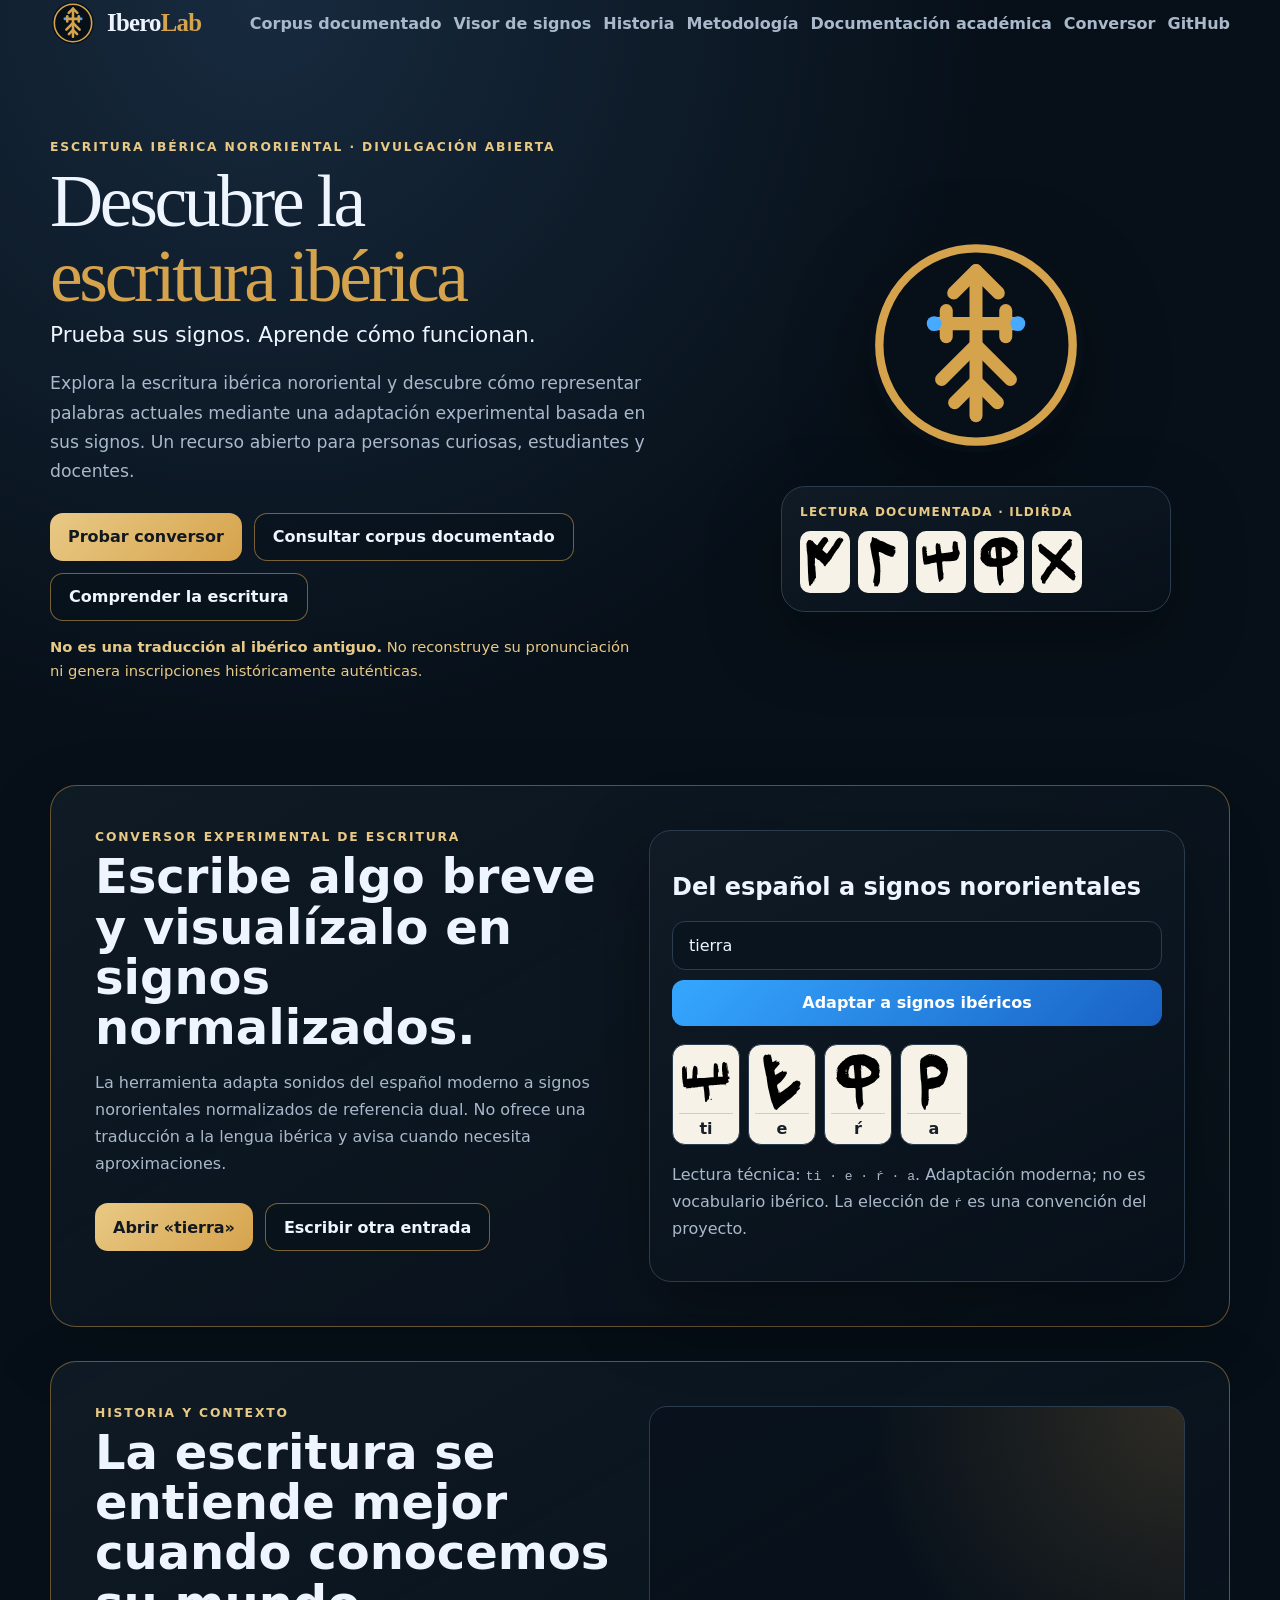
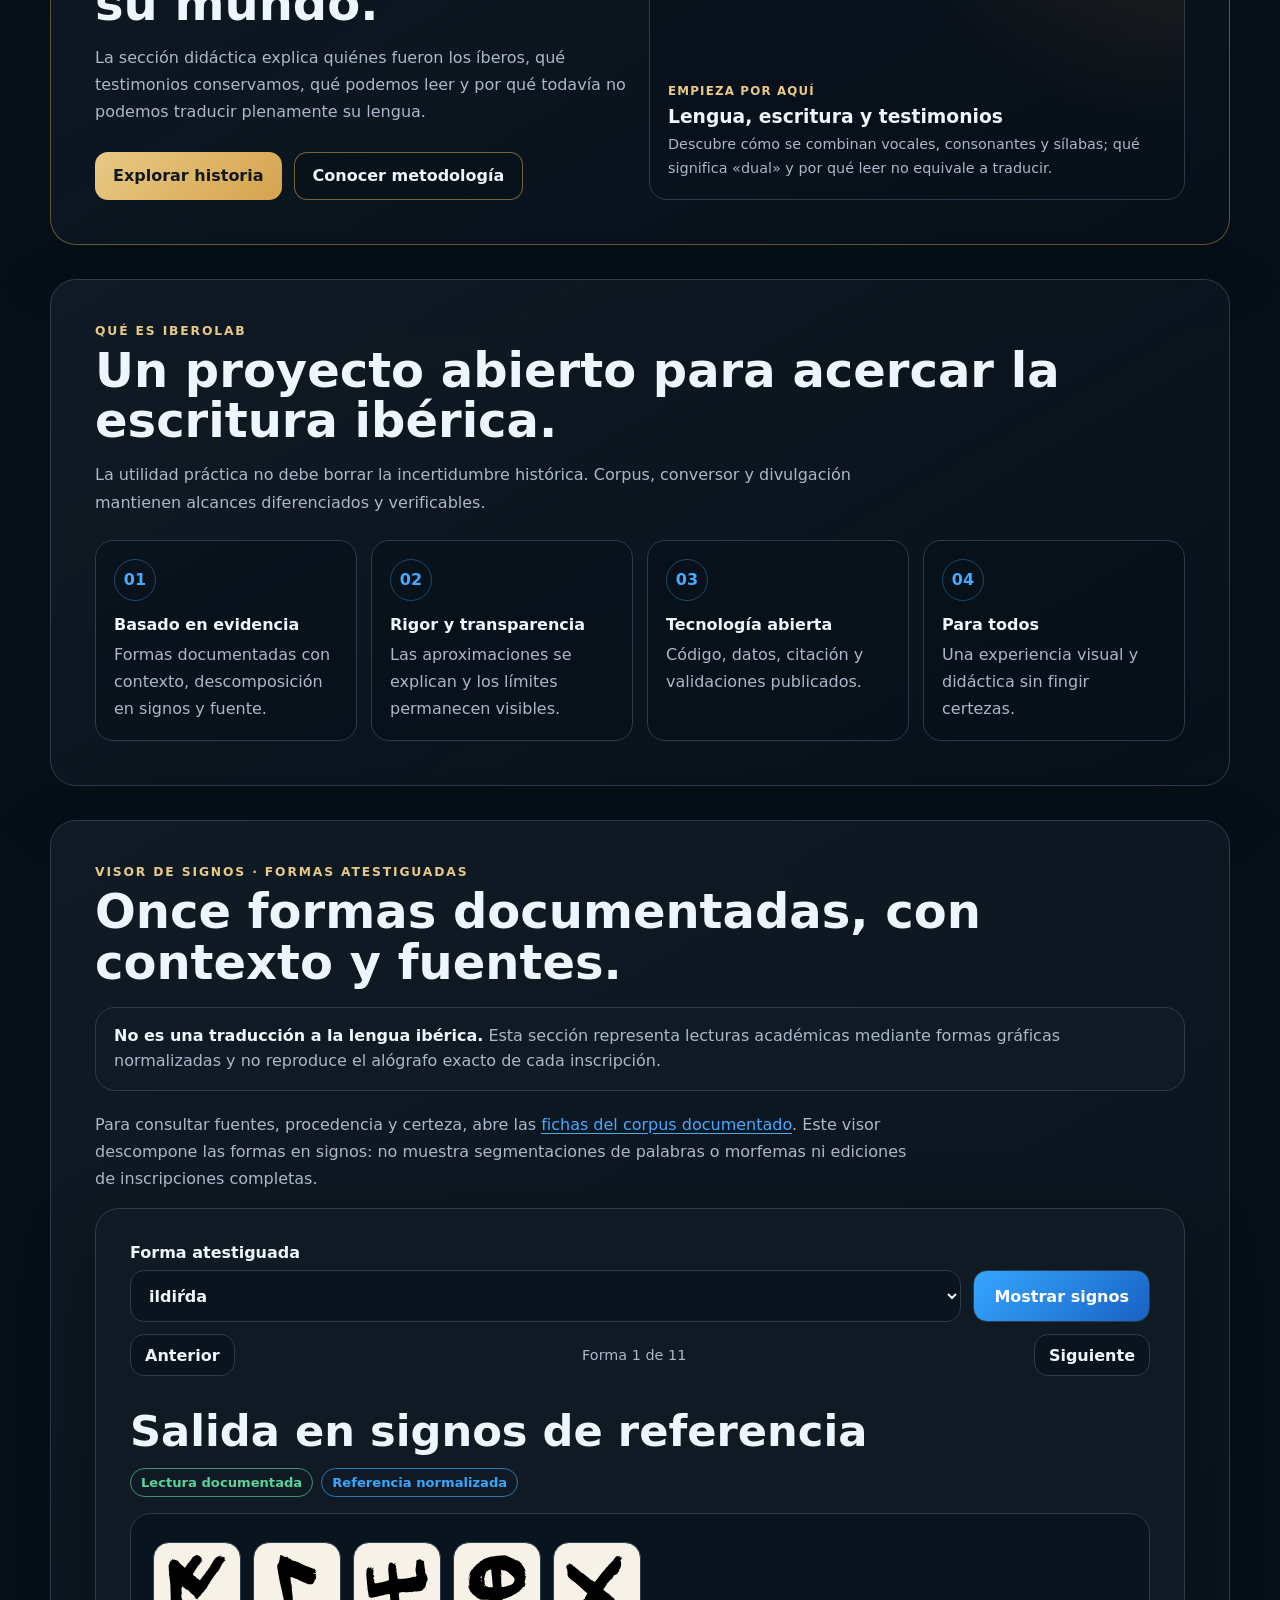
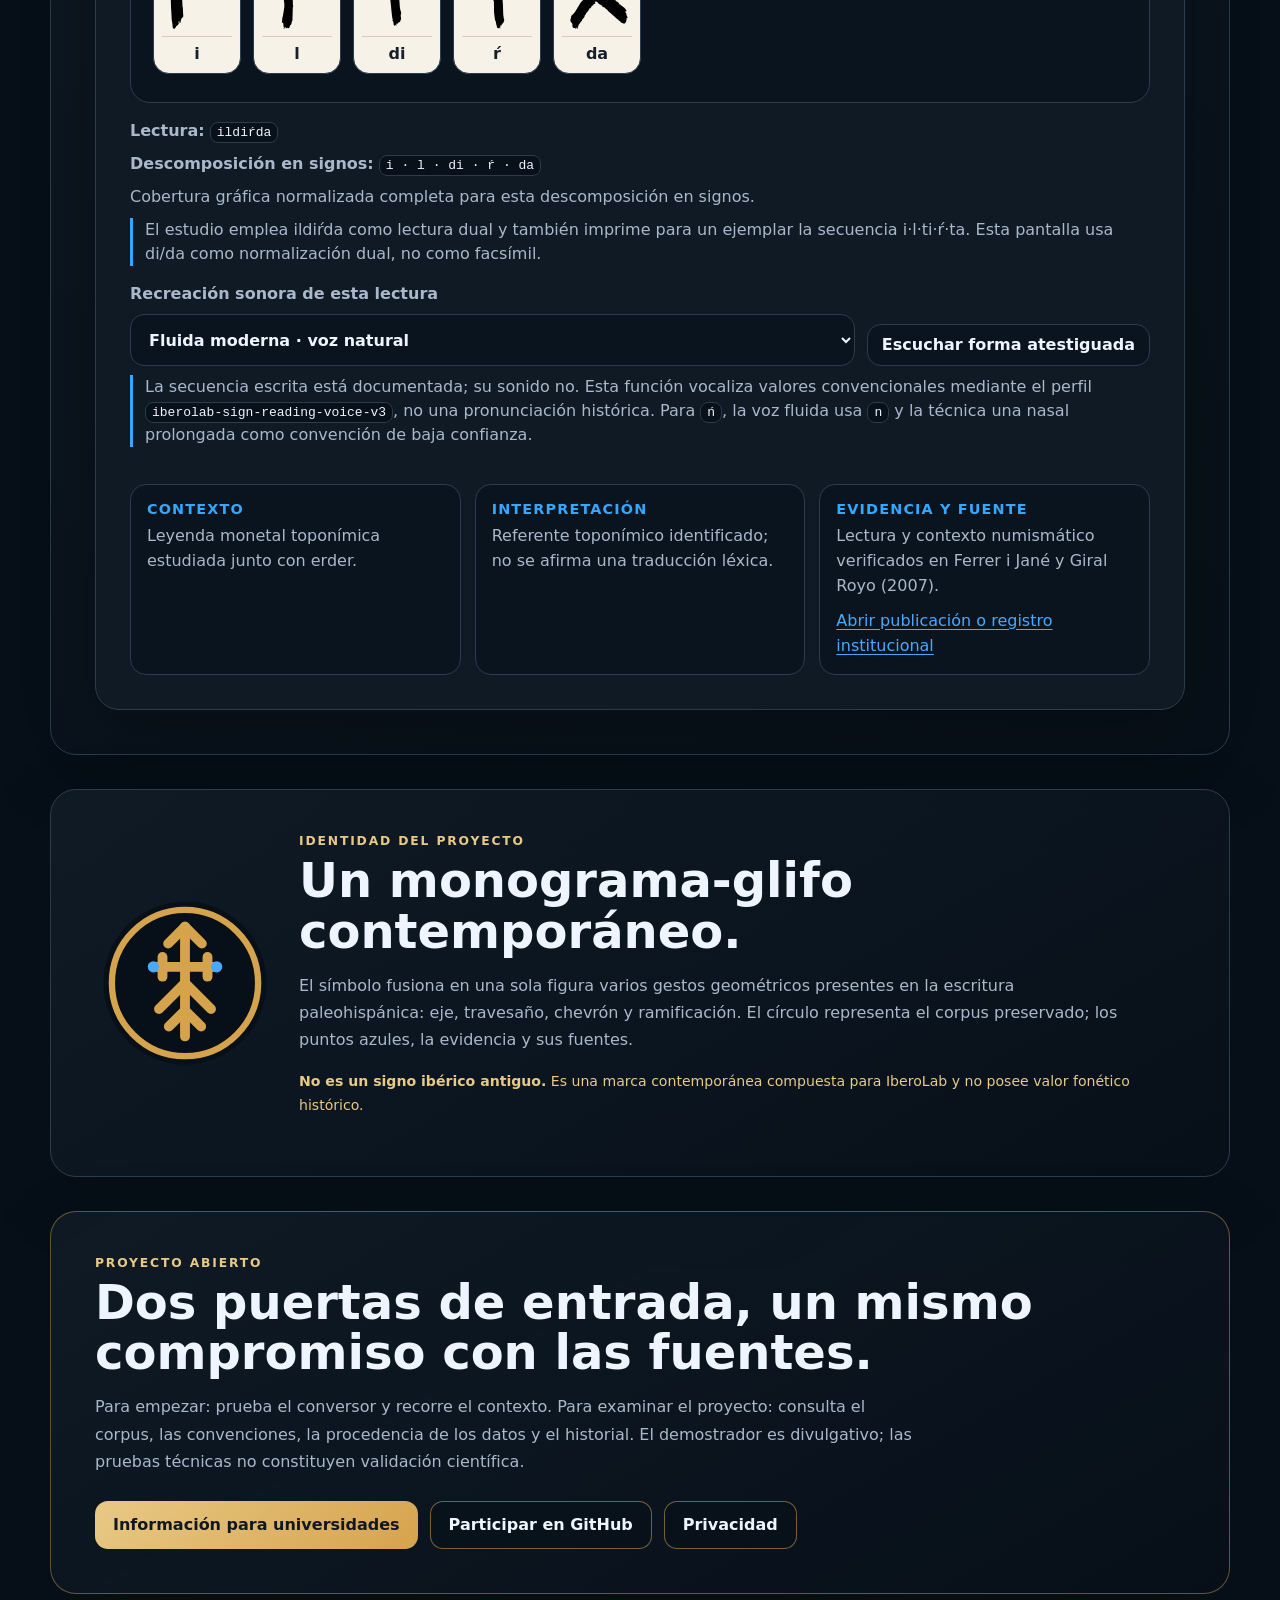
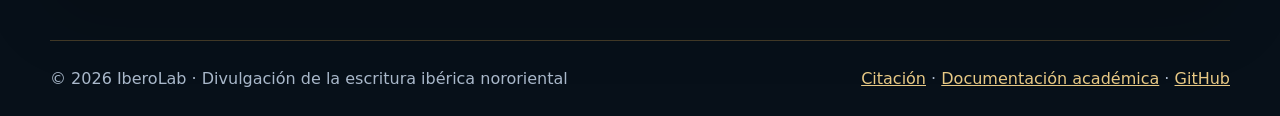
<file: docs/index.html>
<!doctype html><html lang="es"><head><meta charset="utf-8"/><meta name="viewport" content="width=device-width,initial-scale=1,viewport-fit=cover"/><meta name="color-scheme" content="dark"/><meta name="description" content="Descubre la escritura ibérica nororiental: representa palabras españolas con signos normalizados, explora el contexto y consulta las fuentes. No es traducción."/><link rel="canonical" href="https://iberolab-es.github.io/IberoLab/"/><link rel="icon" href="assets/brand/iberolab-mark.svg" type="image/svg+xml"/><link rel="manifest" href="site.webmanifest"/><meta name="theme-color" content="#10253a"/><meta property="og:type" content="website"/><meta property="og:title" content="IberoLab · Descubre la escritura ibérica"/><meta property="og:description" content="Corpus documentado, adaptación experimental y divulgación abierta sobre escritura ibérica."/><meta property="og:url" content="https://iberolab-es.github.io/IberoLab/"/><meta property="og:image" content="https://iberolab-es.github.io/IberoLab/assets/brand/iberolab-social-card.png"/><meta name="twitter:card" content="summary_large_image"/><meta name="twitter:image" content="https://iberolab-es.github.io/IberoLab/assets/brand/iberolab-social-card.png"/><title>IberoLab — Descubre la escritura ibérica</title><link rel="stylesheet" href="public-site.css"/><style>:root{color-scheme:dark;--bg:#071019;--panel:#101b26;--panel2:#0a141e;--line:#2b3c4f;--text:#eef5ff;--muted:#a9b8ca;--accent:#35a7ff;--ok:#59d39b;--warn:#f4c86a;font-family:Inter,ui-sans-serif,system-ui,-apple-system,BlinkMacSystemFont,"Segoe UI",sans-serif}*{box-sizing:border-box}body{margin:0;min-height:100vh;background:radial-gradient(circle at 20% 0,#172a3e 0,var(--bg) 46rem);color:var(--text)}.site-topbar{display:flex;align-items:center;justify-content:space-between;gap:18px;flex-wrap:wrap}.site-brand{display:inline-flex;align-items:center;gap:11px;color:var(--text);text-decoration:none;font-size:1.1rem;font-weight:900}.site-brand img{width:46px;height:46px}.site-brand-name{font-family:Georgia,"Times New Roman",serif;font-size:1.55rem;letter-spacing:-.03em}.site-brand-name span{color:var(--brand-gold)}.site-nav{display:flex;flex-wrap:wrap;gap:12px}.site-nav a{color:var(--muted);text-decoration:none;font-weight:750}.site-nav a:hover{color:var(--text)}.corpus-panel{border:1px solid var(--line);background:rgba(16,27,38,.94);border-radius:24px;padding:clamp(18px,4vw,34px);box-shadow:0 22px 70px rgba(0,0,0,.28)}.corpus-notice{padding:16px 18px;margin:20px 0;border:1px solid var(--line);border-radius:20px;background:rgba(16,27,38,.9);color:var(--muted);line-height:1.55}.corpus-notice strong{color:var(--text)}.controls{display:grid;grid-template-columns:1fr auto;gap:12px;align-items:end}label{display:block;font-weight:800;margin-bottom:8px}button,select{min-height:52px;border-radius:14px;border:1px solid var(--line);font:inherit;font-weight:750}select{width:100%;background:var(--panel2);color:var(--text);padding:0 14px}button{padding:0 20px;background:linear-gradient(135deg,var(--accent),#1962c4);color:#fff;cursor:pointer}button.secondary{min-height:42px;background:var(--panel2);color:var(--text);padding:0 14px}.nav-row{margin-top:12px;display:flex;align-items:center;justify-content:space-between;gap:12px}.position{color:var(--muted);font-size:.9rem;text-align:center}.result-head{display:flex;flex-wrap:wrap;align-items:baseline;justify-content:space-between;gap:12px;margin-top:30px}.result-head h2{margin:0;font-size:clamp(1.6rem, 5vw, 2.7rem)}.badges{display:flex;flex-wrap:wrap;gap:8px}.badge{border:1px solid rgba(89,211,155,.65);color:var(--ok);border-radius:999px;padding:6px 10px;font-size:.82rem;font-weight:850}.badge.reference{border-color:rgba(53,167,255,.65);color:var(--accent)}#glyphOutput{min-height:190px;margin-top:16px;border:1px solid var(--line);border-radius:20px;background:var(--panel2);padding:22px;display:flex;flex-wrap:wrap;gap:12px;align-items:center}.sign-card{width:88px;min-height:132px;border:1px solid var(--line);border-radius:16px;background:#f7f2e7;color:#17202a;display:grid;grid-template-rows:82px auto;place-items:center;padding:8px;overflow:hidden}.sign-card img{display:block;width:62px;height:74px;object-fit:contain}.sign-token{width:100%;text-align:center;border-top:1px solid #d6cdbf;padding-top:7px;font-weight:850}.glyph-fallback{display:none;width:60px;height:70px;border:2px dashed #7a6650;border-radius:10px;place-items:center;text-align:center;white-space:pre-line;font-weight:900;font-size:.74rem;padding:4px}.sign-card.failed img{display:none}.sign-card.failed .glyph-fallback,.sign-card.pending .glyph-fallback{display:grid}.technical{margin-top:16px;display:grid;gap:9px;color:var(--muted);line-height:1.5}.technical code{color:var(--text);background:#08111a;border:1px solid var(--line);border-radius:8px;padding:2px 6px}.warning{color:var(--warn);font-weight:750}.transcription-note{border-left:3px solid var(--accent);padding-left:12px}.details{margin-top:28px;display:grid;grid-template-columns:repeat(3,minmax(0,1fr));gap:14px}.detail{border:1px solid var(--line);border-radius:16px;padding:16px;background:rgba(7,16,25,.55)}.detail h3{margin:0 0 7px;font-size:.9rem;color:var(--accent);text-transform:uppercase;letter-spacing:.08em}.detail p{margin:0;color:var(--muted);line-height:1.55}.detail p+p{margin-top:10px}.detail a{color:var(--accent)}.sample-converter{border:1px solid var(--line);border-radius:22px;padding:22px;background:linear-gradient(155deg,rgba(16,27,38,.98),rgba(7,16,25,.95));box-shadow:0 26px 80px rgba(0,0,0,.36)}.sample-input{border:1px solid var(--line);border-radius:13px;padding:14px 16px;background:var(--panel2);margin-top:12px}.sample-button{display:flex;align-items:center;justify-content:center;min-height:46px;margin-top:10px;border-radius:12px;background:linear-gradient(135deg,#35a7ff,#1962c4);color:#fff;text-decoration:none;font-weight:850}.sample-reading{display:flex;flex-wrap:wrap;gap:8px;margin-top:18px}.sample-sign{width:68px;min-height:98px;display:grid;grid-template-rows:62px auto;place-items:center;border:1px solid var(--line);border-radius:13px;background:#f7f2e7;color:#17202a;padding:6px}.sample-sign img{width:48px;height:56px;object-fit:contain}.sample-sign span{width:100%;padding-top:5px;border-top:1px solid #d6cdbf;text-align:center;font-weight:850}@media (max-width:850px){.details{grid-template-columns:1fr}}@media (max-width:650px){.controls{grid-template-columns:1fr}.controls>button{width:100%}.nav-row button{flex:1}#glyphOutput{padding:14px}.sign-card{width:76px;min-height:120px;grid-template-rows:72px auto}}</style></head><body><a class="skip-link" href="#contenido">Saltar al contenido</a><main id="contenido" tabindex="-1" class="home-main"><div class="site-topbar"><a class="site-brand" href="./"><img src="assets/brand/iberolab-mark.svg" alt="Símbolo de IberoLab"/><span class="site-brand-name">Ibero<span>Lab</span></span></a><nav class="site-nav" aria-label="Navegación principal"><a href="corpus.html">Corpus documentado</a><a href="#corpus">Visor de signos</a><a href="historia.html">Historia</a><a href="metodologia.html">Metodología</a><a href="academia.html">Documentación académica</a><a href="convertir.html">Conversor</a><a href="https://github.com/iberolab-es/IberoLab">GitHub</a></nav></div><header class="home-hero"><div><div class="hero-kicker">Escritura ibérica nororiental · Divulgación abierta</div><h1 class="hero-title">Descubre la<br><span>escritura ibérica</span></h1><div class="hero-tagline">Prueba sus signos. Aprende cómo funcionan.</div><p class="hero-copy">Explora la escritura ibérica nororiental y descubre cómo representar palabras actuales mediante una adaptación experimental basada en sus signos. Un recurso abierto para personas curiosas, estudiantes y docentes.</p><div class="cta-row"><a class="cta-link gold" href="convertir.html">Probar conversor</a><a class="cta-link outline" href="corpus.html">Consultar corpus documentado</a><a class="cta-link outline" href="historia.html">Comprender la escritura</a></div><p class="hero-boundary"><strong>No es una traducción al ibérico antiguo.</strong> No reconstruye su pronunciación ni genera inscripciones históricamente auténticas.</p></div><div class="hero-visual"><img class="hero-mark" src="assets/brand/iberolab-mark.svg" alt="Símbolo contemporáneo de IberoLab"/><div class="hero-tablet"><div class="tablet-label">Lectura documentada · ildiŕda</div><div class="tablet-signs" aria-hidden="true"><img src="assets/signs/northeastern-dual/dual-03-i.svg" alt=""/><img src="assets/signs/northeastern-dual/dual-35-l.svg" alt=""/><img src="assets/signs/northeastern-dual/dual-23-di.svg" alt=""/><img src="assets/signs/northeastern-dual/dual-34-r2.svg" alt=""/><img src="assets/signs/northeastern-dual/dual-21-da.svg" alt=""/></div></div></div></header><section class="section-block gold-edge"><div class="split-grid"><div><div class="section-kicker">Conversor experimental de escritura</div><h2 class="section-title">Escribe algo breve y visualízalo en signos normalizados.</h2><p class="section-lead">La herramienta adapta sonidos del español moderno a signos nororientales normalizados de referencia dual. No ofrece una traducción a la lengua ibérica y avisa cuando necesita aproximaciones.</p><div class="cta-row"><a class="cta-link gold" href="convertir.html?q=tierra">Abrir «tierra»</a><a class="cta-link outline" href="convertir.html">Escribir otra entrada</a></div></div><div class="sample-converter"><h2>Del español a signos nororientales</h2><div class="sample-input">tierra</div><a class="sample-button" href="convertir.html?q=tierra">Adaptar a signos ibéricos</a><div class="sample-reading" aria-hidden="true"><div class="sample-sign"><img src="assets/signs/northeastern-dual/dual-28-ti.svg" alt=""/><span>ti</span></div><div class="sample-sign"><img src="assets/signs/northeastern-dual/dual-02-e.svg" alt=""/><span>e</span></div><div class="sample-sign"><img src="assets/signs/northeastern-dual/dual-34-r2.svg" alt=""/><span>ŕ</span></div><div class="sample-sign"><img src="assets/signs/northeastern-dual/dual-01-a.svg" alt=""/><span>a</span></div></div><p class="section-lead">Lectura técnica: <code>ti · e · ŕ · a</code>. Adaptación moderna; no es vocabulario ibérico. La elección de <code>ŕ</code> es una convención del proyecto.</p></div></div></section><section class="section-block gold-edge"><div class="split-grid"><div><div class="section-kicker">Historia y contexto</div><h2 class="section-title">La escritura se entiende mejor cuando conocemos su mundo.</h2><p class="section-lead">La sección didáctica explica quiénes fueron los íberos, qué testimonios conservamos, qué podemos leer y por qué todavía no podemos traducir plenamente su lengua.</p><div class="cta-row"><a class="cta-link gold" href="historia.html">Explorar historia</a><a class="cta-link outline" href="metodologia.html">Conocer metodología</a></div></div><div class="video-card"><span>Empieza por aquí</span><h3>Lengua, escritura y testimonios</h3><p>Descubre cómo se combinan vocales, consonantes y sílabas; qué significa «dual» y por qué leer no equivale a traducir.</p></div></div></section><section class="section-block"><div class="section-kicker">Qué es IberoLab</div><h2 class="section-title">Un proyecto abierto para acercar la escritura ibérica.</h2><p class="section-lead">La utilidad práctica no debe borrar la incertidumbre histórica. Corpus, conversor y divulgación mantienen alcances diferenciados y verificables.</p><div class="feature-grid"><article class="feature-card"><div class="feature-icon">01</div><h3>Basado en evidencia</h3><p>Formas documentadas con contexto, descomposición en signos y fuente.</p></article><article class="feature-card"><div class="feature-icon">02</div><h3>Rigor y transparencia</h3><p>Las aproximaciones se explican y los límites permanecen visibles.</p></article><article class="feature-card"><div class="feature-icon">03</div><h3>Tecnología abierta</h3><p>Código, datos, citación y validaciones publicados.</p></article><article class="feature-card"><div class="feature-icon">04</div><h3>Para todos</h3><p>Una experiencia visual y didáctica sin fingir certezas.</p></article></div></section><section id="corpus" class="section-block"><div class="section-kicker">Visor de signos · formas atestiguadas</div><h2 class="section-title">Once formas documentadas, con contexto y fuentes.</h2><div class="corpus-notice"><strong>No es una traducción a la lengua ibérica.</strong> Esta sección representa lecturas académicas mediante formas gráficas normalizadas y no reproduce el alógrafo exacto de cada inscripción.</div><p class="section-lead">Para consultar fuentes, procedencia y certeza, abre las <a href="corpus.html">fichas del corpus documentado</a>. Este visor descompone las formas en signos: no muestra segmentaciones de palabras o morfemas ni ediciones de inscripciones completas.</p><div class="corpus-panel"><div class="controls"><div><label for="formSelect">Forma atestiguada</label><select id="formSelect"></select></div><button id="renderButton" type="button">Mostrar signos</button></div><div class="nav-row"><button id="previousButton" class="secondary" type="button">Anterior</button><span id="positionText" class="position">—</span><button id="nextButton" class="secondary" type="button">Siguiente</button></div><div class="result-head"><h2 id="rendererTitle">Salida en signos de referencia</h2><div class="badges"><span class="badge">Lectura documentada</span><span class="badge reference">Referencia normalizada</span></div></div><div id="glyphOutput" aria-live="polite"><div class="glyph-fallback" style="display:grid">Cargando…</div></div><div class="technical"><div><strong>Lectura:</strong> <code id="readingText">—</code></div><div><strong>Descomposición en signos:</strong> <code id="tokenText">—</code></div><div id="statusText"></div><div id="transcriptionNote" class="transcription-note"></div></div><div class="details"><article class="detail"><h3>Contexto</h3><p id="contextText">—</p></article><article class="detail"><h3>Interpretación</h3><p id="interpretationText">—</p></article><article class="detail"><h3>Evidencia y fuente</h3><p id="evidenceText">—</p><p><a id="sourceLink" href="#">Abrir publicación o registro institucional</a></p></article></div></div></section><section class="section-block"><div class="logo-story"><img src="assets/brand/iberolab-mark.svg" alt="Monograma-glifo contemporáneo de IberoLab"/><div><div class="section-kicker">Identidad del proyecto</div><h2 class="section-title">Un monograma-glifo contemporáneo.</h2><p class="section-lead">El símbolo fusiona en una sola figura varios gestos geométricos presentes en la escritura paleohispánica: eje, travesaño, chevrón y ramificación. El círculo representa el corpus preservado; los puntos azules, la evidencia y sus fuentes.</p><p class="logo-disclaimer"><strong>No es un signo ibérico antiguo.</strong> Es una marca contemporánea compuesta para IberoLab y no posee valor fonético histórico.</p></div></div></section><section class="section-block gold-edge"><div class="section-kicker">Proyecto abierto</div><h2 class="section-title">Dos puertas de entrada, un mismo compromiso con las fuentes.</h2><p class="section-lead">Para empezar: prueba el conversor y recorre el contexto. Para examinar el proyecto: consulta el corpus, las convenciones, la procedencia de los datos y el historial. El demostrador es divulgativo; las pruebas técnicas no constituyen validación científica.</p><div class="cta-row"><a class="cta-link gold" href="academia.html">Información para universidades</a><a class="cta-link outline" href="https://github.com/iberolab-es/IberoLab">Participar en GitHub</a><a class="cta-link outline" href="privacidad.html">Privacidad</a></div></section><footer class="public-footer"><span>© 2026 IberoLab · Divulgación de la escritura ibérica nororiental</span><span><a href="https://github.com/iberolab-es/IberoLab/blob/main/CITATION.cff">Citación</a> · <a href="academia.html">Documentación académica</a> · <a href="https://github.com/iberolab-es/IberoLab">GitHub</a></span></footer></main><script src="corpus-renderer.js"></script></body></html>
</file>
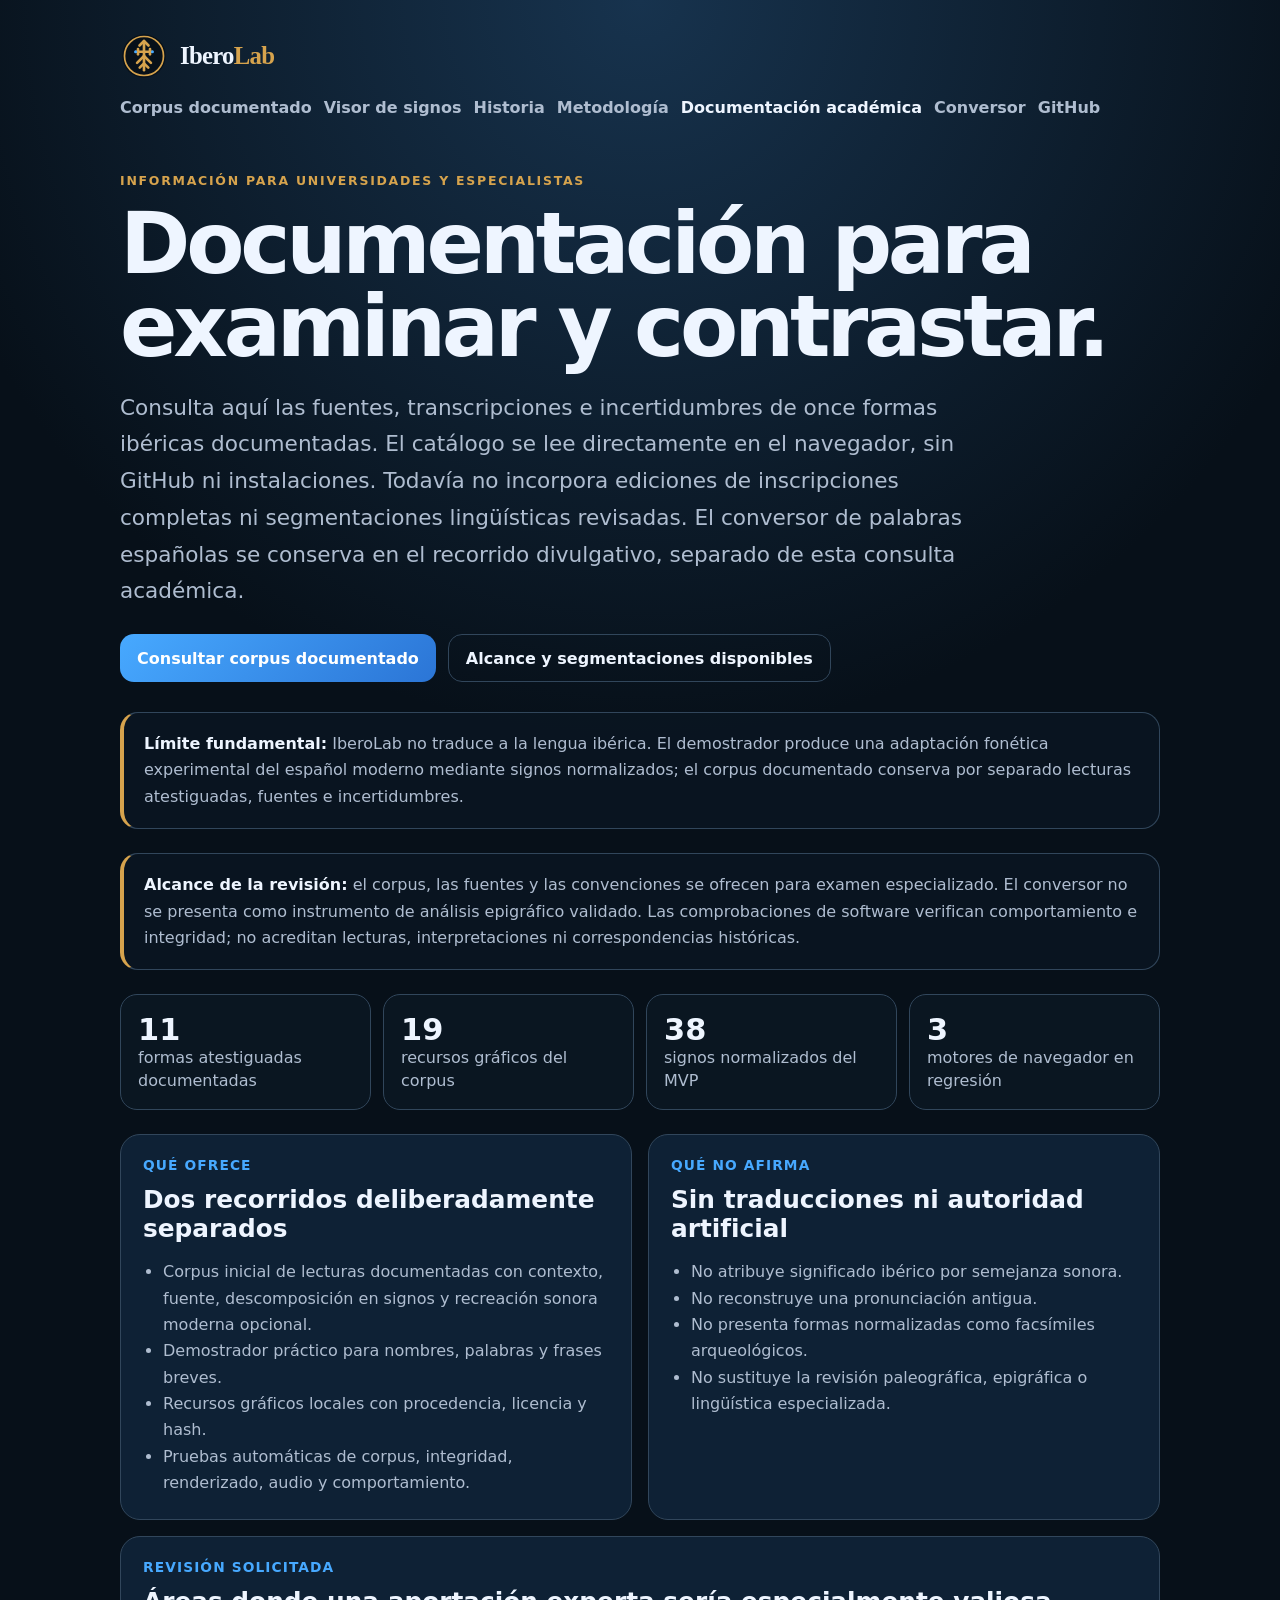
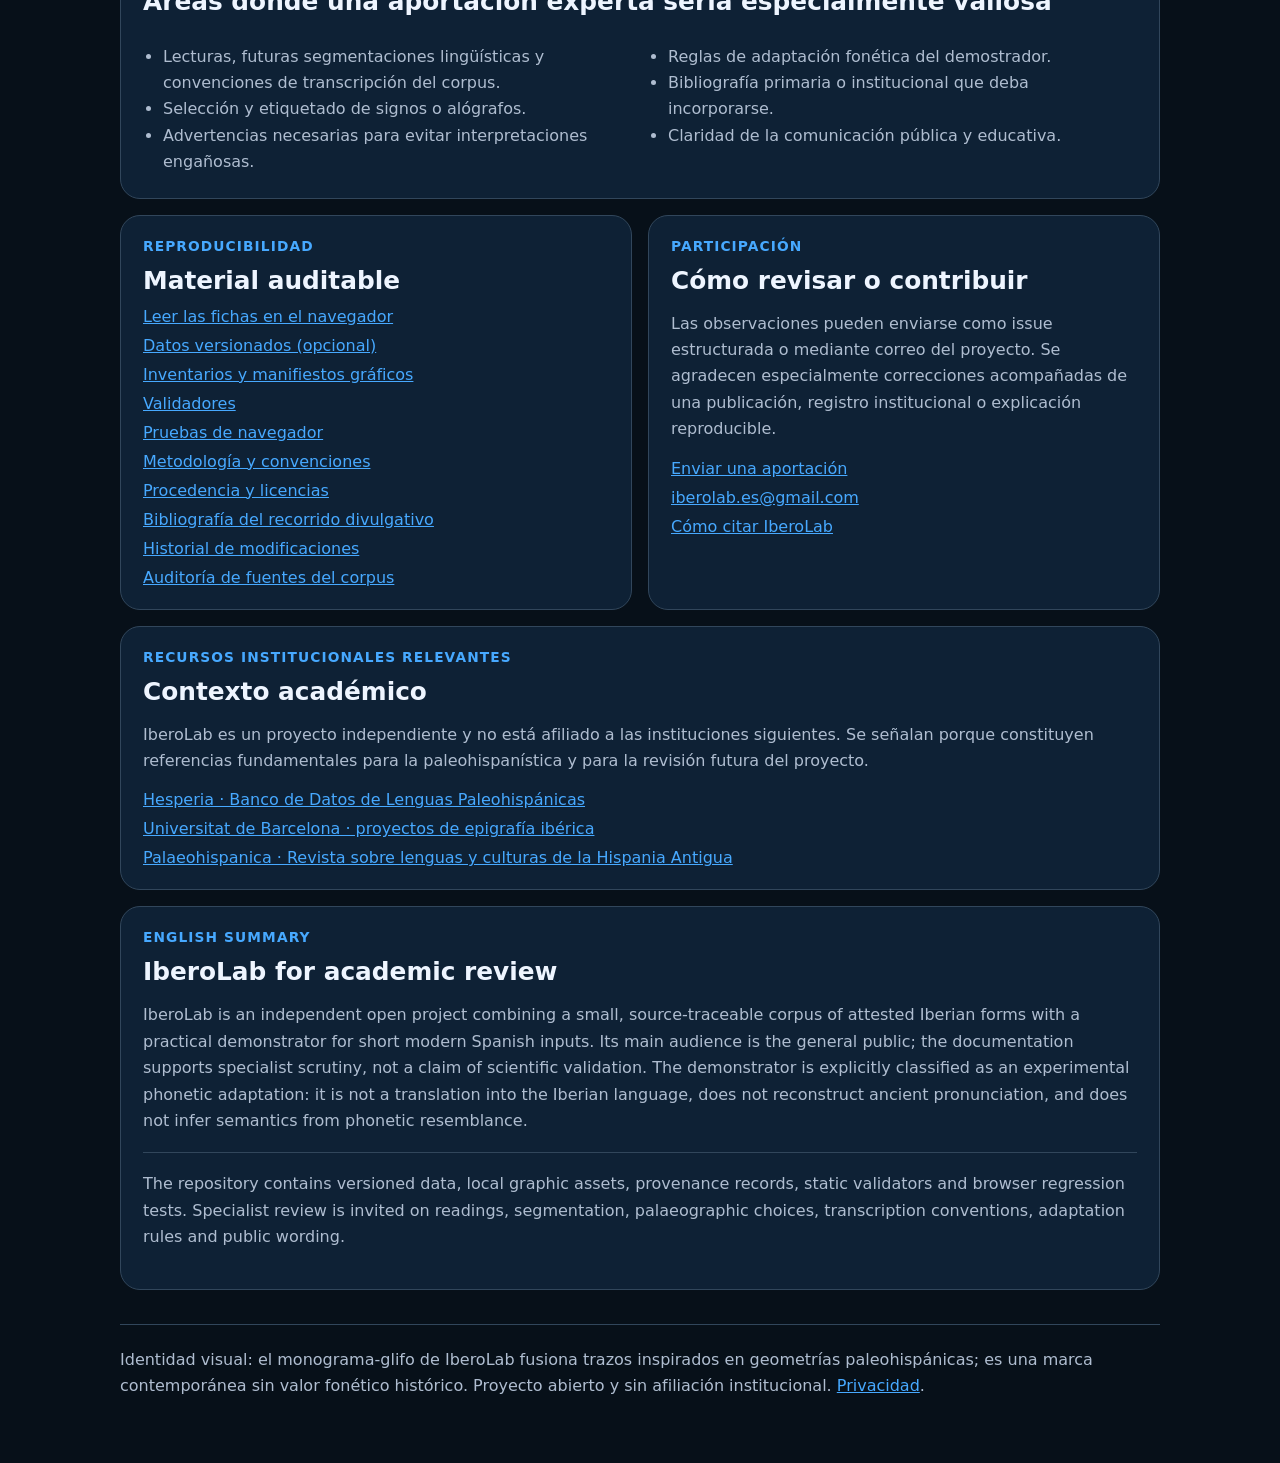
<file: docs/academia.html>
<!doctype html>
<html lang="es">
<head>
  <meta charset="utf-8">
  <meta name="viewport" content="width=device-width, initial-scale=1, viewport-fit=cover">
  <meta name="color-scheme" content="dark">
  <meta name="description" content="Presentación académica de IberoLab: alcance, límites, metodología, datos versionados y vías de revisión especializada.">
  <link rel="canonical" href="https://iberolab-es.github.io/IberoLab/academia.html">
  <link rel="icon" href="assets/brand/iberolab-mark.svg" type="image/svg+xml">
  <link rel="apple-touch-icon" href="assets/brand/iberolab-mark-512.png">
  <meta property="og:type" content="website">
  <meta property="og:title" content="IberoLab · Información académica">
  <meta property="og:description" content="Proyecto abierto de representación gráfica y adaptación fonética experimental con signos ibéricos normalizados.">
  <meta property="og:url" content="https://iberolab-es.github.io/IberoLab/academia.html">
  <meta property="og:image" content="https://iberolab-es.github.io/IberoLab/assets/brand/iberolab-social-card.png">
  <meta name="twitter:card" content="summary_large_image">
  <meta name="twitter:image" content="https://iberolab-es.github.io/IberoLab/assets/brand/iberolab-social-card.png">
  <title>IberoLab · Información para universidades y especialistas</title>
  <link rel="stylesheet" href="public-site.css">
  <style>
    :root{color-scheme:dark;--bg:#071019;--panel:#10253a;--panel2:#0a1621;--text:#eef5ff;--muted:#afbdd0;--line:#31465b;--accent:#47a9ff;--gold:#d6a34d;--ok:#5adca5;font-family:Inter,ui-sans-serif,system-ui,-apple-system,BlinkMacSystemFont,"Segoe UI",sans-serif}
    *{box-sizing:border-box}body{margin:0;background:radial-gradient(circle at top,#17334e 0,var(--bg) 46rem);color:var(--text)}
    main{width:min(1040px,calc(100% - 28px));margin:0 auto;padding:32px 0 64px}.topbar{display:flex;align-items:center;justify-content:space-between;gap:18px;flex-wrap:wrap}.brand{display:flex;align-items:center;gap:12px;color:var(--text);text-decoration:none;font-weight:900}.brand img{width:48px;height:48px}.brand-name{font-family:Georgia,"Times New Roman",serif;font-size:1.55rem;letter-spacing:-.03em}.brand-name span{color:var(--gold)}.nav{display:flex;flex-wrap:wrap;gap:12px}.nav a{color:var(--muted);text-decoration:none;font-weight:750}.nav a:hover{color:var(--text)}.nav a[aria-current="page"]{color:var(--text)}
    header{padding:56px 0 30px}.eyebrow{color:var(--gold);font-weight:900;letter-spacing:.14em;text-transform:uppercase;font-size:.78rem}h1{margin:14px 0 16px;font-size:clamp(2.5rem,7vw,5.3rem);line-height:.98;letter-spacing:-.05em}.lead{max-width:860px;color:var(--muted);font-size:clamp(1.05rem,2.8vw,1.35rem);line-height:1.7}.actions{display:flex;flex-wrap:wrap;gap:12px;margin-top:24px}.button{display:inline-flex;align-items:center;min-height:48px;padding:0 17px;border-radius:14px;text-decoration:none;font-weight:850;background:linear-gradient(135deg,var(--accent),#2b75d6);color:white}.button.secondary{background:transparent;border:1px solid var(--line);color:var(--text)}
    .notice{border:1px solid var(--line);border-left:4px solid var(--gold);border-radius:18px;background:rgba(10,22,33,.85);padding:18px 20px;color:var(--muted);line-height:1.65}.notice strong{color:var(--text)}
    section{margin-top:24px}.grid{display:grid;grid-template-columns:repeat(2,minmax(0,1fr));gap:16px}.card{border:1px solid var(--line);border-radius:20px;background:rgba(16,37,58,.85);padding:22px}.card h2,.card h3{margin:0 0 12px}.card h2{font-size:1.55rem}.card h3{color:var(--accent);font-size:.86rem;letter-spacing:.08em;text-transform:uppercase}.card p,.card li{color:var(--muted);line-height:1.65}.card ul{padding-left:20px;margin-bottom:0}.metrics{display:grid;grid-template-columns:repeat(4,minmax(0,1fr));gap:12px}.metric{border:1px solid var(--line);border-radius:17px;background:var(--panel2);padding:17px}.metric strong{display:block;font-size:1.9rem}.metric span{color:var(--muted);line-height:1.4}.full{grid-column:1/-1}.links{display:grid;gap:10px}.links a{color:var(--accent);overflow-wrap:anywhere}.english{border-top:1px solid var(--line);padding-top:18px;margin-top:18px}.small{font-size:.92rem;color:var(--muted)}footer{margin-top:34px;padding-top:22px;border-top:1px solid var(--line);color:var(--muted);line-height:1.65}footer a{color:var(--accent)}
    @media(max-width:760px){.grid,.metrics{grid-template-columns:1fr}.topbar{align-items:flex-start}header{padding-top:36px}}
  </style>
</head>
<body><a class="skip-link" href="#contenido">Saltar al contenido</a>
<main id="contenido" tabindex="-1">
  <div class="topbar">
    <a class="brand" href="./"><img src="assets/brand/iberolab-mark.svg" alt="Símbolo de IberoLab"><span class="brand-name">Ibero<span>Lab</span></span></a>
    <nav class="nav" aria-label="Navegación principal"><a href="corpus.html">Corpus documentado</a><a href="./#corpus">Visor de signos</a><a href="historia.html">Historia</a><a href="metodologia.html">Metodología</a><a href="academia.html" aria-current="page">Documentación académica</a><a href="convertir.html">Conversor</a><a href="https://github.com/iberolab-es/IberoLab">GitHub</a></nav>
  </div>

  <header>
    <div class="eyebrow">Información para universidades y especialistas</div>
    <h1>Documentación para examinar y contrastar.</h1>
    <p class="lead">Consulta aquí las fuentes, transcripciones e incertidumbres de once formas ibéricas documentadas. El catálogo se lee directamente en el navegador, sin GitHub ni instalaciones. Todavía no incorpora ediciones de inscripciones completas ni segmentaciones lingüísticas revisadas. El conversor de palabras españolas se conserva en el recorrido divulgativo, separado de esta consulta académica.</p>
    <div class="actions"><a class="button" href="corpus.html">Consultar corpus documentado</a><a class="button secondary" href="corpus.html#criterios">Alcance y segmentaciones disponibles</a></div>
  </header>

  <div class="notice"><strong>Límite fundamental:</strong> IberoLab no traduce a la lengua ibérica. El demostrador produce una adaptación fonética experimental del español moderno mediante signos normalizados; el corpus documentado conserva por separado lecturas atestiguadas, fuentes e incertidumbres.</div>

  <section class="notice"><strong>Alcance de la revisión:</strong> el corpus, las fuentes y las convenciones se ofrecen para examen especializado. El conversor no se presenta como instrumento de análisis epigráfico validado. Las comprobaciones de software verifican comportamiento e integridad; no acreditan lecturas, interpretaciones ni correspondencias históricas.</section>
  <section class="metrics" aria-label="Estado cuantitativo del proyecto">
    <div class="metric"><strong>11</strong><span>formas atestiguadas documentadas</span></div>
    <div class="metric"><strong>19</strong><span>recursos gráficos del corpus</span></div>
    <div class="metric"><strong>38</strong><span>signos normalizados del MVP</span></div>
    <div class="metric"><strong>3</strong><span>motores de navegador en regresión</span></div>
  </section>

  <section class="grid">
    <article class="card"><h3>Qué ofrece</h3><h2>Dos recorridos deliberadamente separados</h2><ul><li>Corpus inicial de lecturas documentadas con contexto, fuente, descomposición en signos y recreación sonora moderna opcional.</li><li>Demostrador práctico para nombres, palabras y frases breves.</li><li>Recursos gráficos locales con procedencia, licencia y hash.</li><li>Pruebas automáticas de corpus, integridad, renderizado, audio y comportamiento.</li></ul></article>
    <article class="card"><h3>Qué no afirma</h3><h2>Sin traducciones ni autoridad artificial</h2><ul><li>No atribuye significado ibérico por semejanza sonora.</li><li>No reconstruye una pronunciación antigua.</li><li>No presenta formas normalizadas como facsímiles arqueológicos.</li><li>No sustituye la revisión paleográfica, epigráfica o lingüística especializada.</li></ul></article>

    <article class="card full"><h3>Revisión solicitada</h3><h2>Áreas donde una aportación experta sería especialmente valiosa</h2><div class="grid"><div><ul><li>Lecturas, futuras segmentaciones lingüísticas y convenciones de transcripción del corpus.</li><li>Selección y etiquetado de signos o alógrafos.</li><li>Advertencias necesarias para evitar interpretaciones engañosas.</li></ul></div><div><ul><li>Reglas de adaptación fonética del demostrador.</li><li>Bibliografía primaria o institucional que deba incorporarse.</li><li>Claridad de la comunicación pública y educativa.</li></ul></div></div></article>

    <article class="card"><h3>Reproducibilidad</h3><h2>Material auditable</h2><div class="links"><a href="corpus.html">Leer las fichas en el navegador</a><a href="https://github.com/iberolab-es/IberoLab/tree/main/data/corpus">Datos versionados (opcional)</a><a href="https://github.com/iberolab-es/IberoLab/tree/main/data/signs">Inventarios y manifiestos gráficos</a><a href="https://github.com/iberolab-es/IberoLab/tree/main/scripts">Validadores</a><a href="https://github.com/iberolab-es/IberoLab/tree/main/tests/browser">Pruebas de navegador</a><a href="metodologia.html">Metodología y convenciones</a><a href="https://github.com/iberolab-es/IberoLab/blob/main/docs/ASSET_PROVENANCE.md">Procedencia y licencias</a><a href="historia.html#fuentes">Bibliografía del recorrido divulgativo</a><a href="https://github.com/iberolab-es/IberoLab/blob/main/CHANGELOG.md">Historial de modificaciones</a><a href="https://github.com/iberolab-es/IberoLab/blob/main/docs/SOURCE_REVIEW.md">Auditoría de fuentes del corpus</a></div></article>
    <article class="card"><h3>Participación</h3><h2>Cómo revisar o contribuir</h2><p>Las observaciones pueden enviarse como issue estructurada o mediante correo del proyecto. Se agradecen especialmente correcciones acompañadas de una publicación, registro institucional o explicación reproducible.</p><div class="links"><a href="https://github.com/iberolab-es/IberoLab/issues/new/choose">Enviar una aportación</a><a href="mailto:iberolab.es@gmail.com">iberolab.es@gmail.com</a><a href="https://github.com/iberolab-es/IberoLab/blob/main/CITATION.cff">Cómo citar IberoLab</a></div></article>

    <article class="card full"><h3>Recursos institucionales relevantes</h3><h2>Contexto académico</h2><p>IberoLab es un proyecto independiente y no está afiliado a las instituciones siguientes. Se señalan porque constituyen referencias fundamentales para la paleohispanística y para la revisión futura del proyecto.</p><div class="links"><a href="https://hesperia.ucm.es/">Hesperia · Banco de Datos de Lenguas Paleohispánicas</a><a href="https://www.ub.edu/portal/web/philology-communication/projects">Universitat de Barcelona · proyectos de epigrafía ibérica</a><a href="https://ifc.dpz.es/publicaciones/ver/id/4187">Palaeohispanica · Revista sobre lenguas y culturas de la Hispania Antigua</a></div></article>

    <article class="card full" lang="en"><h3>English summary</h3><h2>IberoLab for academic review</h2><p>IberoLab is an independent open project combining a small, source-traceable corpus of attested Iberian forms with a practical demonstrator for short modern Spanish inputs. Its main audience is the general public; the documentation supports specialist scrutiny, not a claim of scientific validation. The demonstrator is explicitly classified as an experimental phonetic adaptation: it is not a translation into the Iberian language, does not reconstruct ancient pronunciation, and does not infer semantics from phonetic resemblance.</p><p class="english">The repository contains versioned data, local graphic assets, provenance records, static validators and browser regression tests. Specialist review is invited on readings, segmentation, palaeographic choices, transcription conventions, adaptation rules and public wording.</p></article>
  </section>

  <footer>Identidad visual: el monograma-glifo de IberoLab fusiona trazos inspirados en geometrías paleohispánicas; es una marca contemporánea sin valor fonético histórico. Proyecto abierto y sin afiliación institucional. <a href="privacidad.html">Privacidad</a>.</footer>
</main>
</body>
</html>
</file>
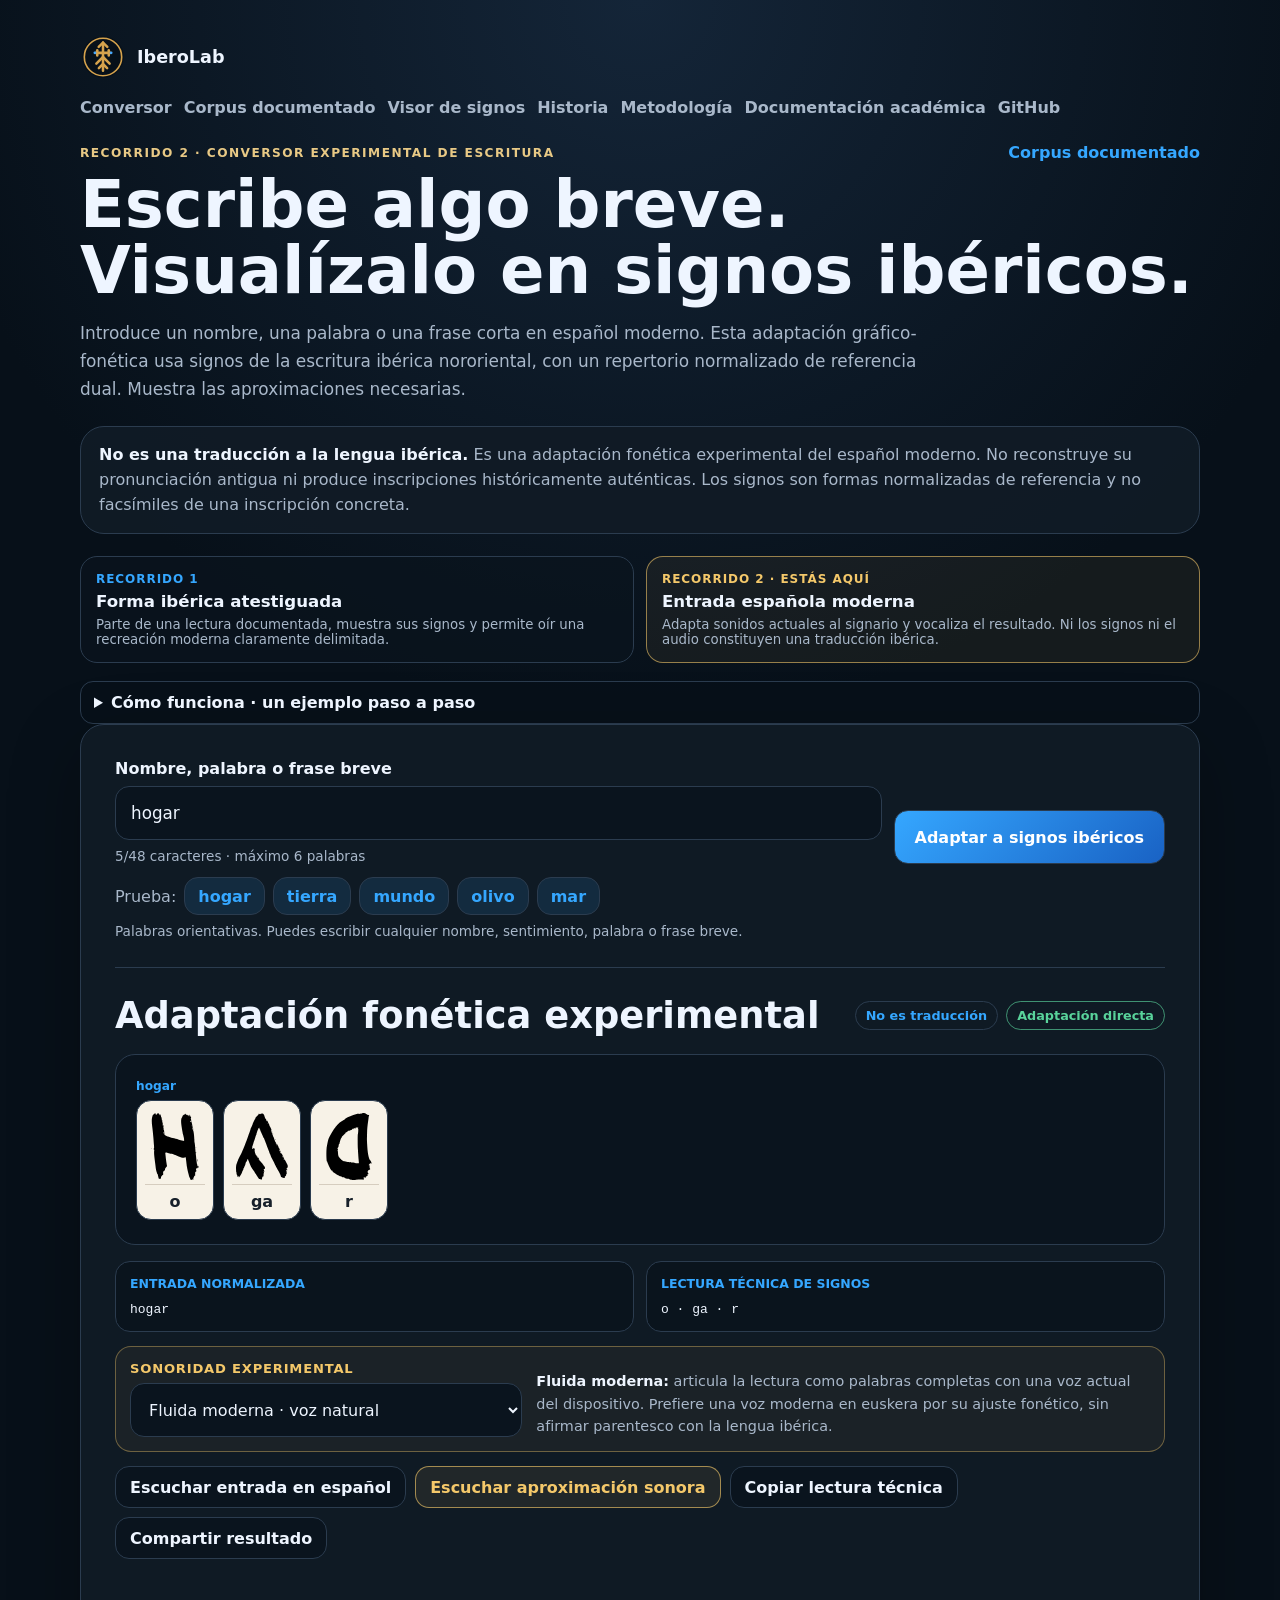
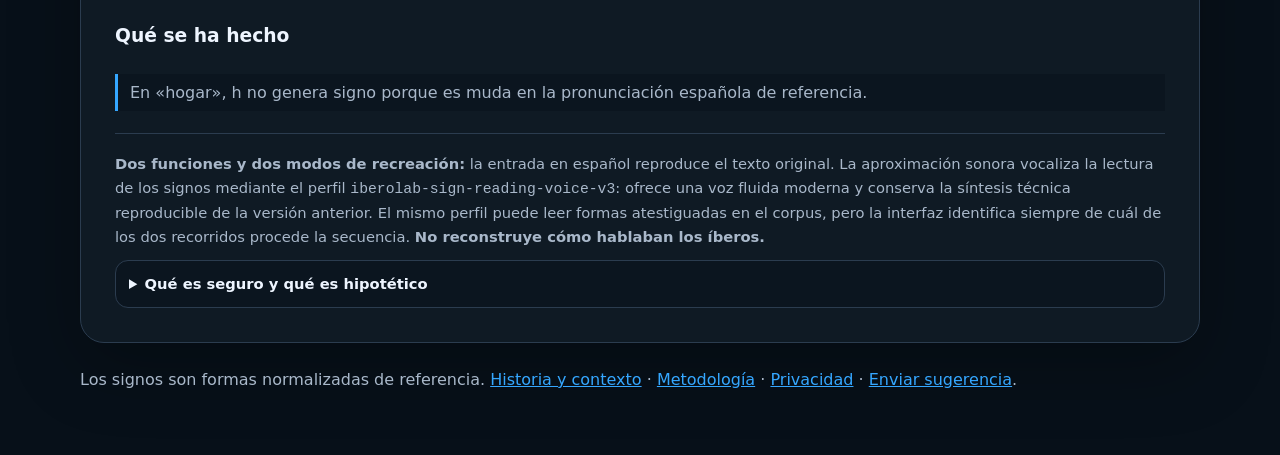
<file: docs/convertir.html>
<!doctype html>
<html lang="es">
<head>
  <meta charset="utf-8">
  <meta name="viewport" content="width=device-width,initial-scale=1,viewport-fit=cover">
  <meta name="color-scheme" content="dark">
  <meta name="description" content="Conversor experimental de escritura: adaptación gráfico-fonética del español moderno a signos ibéricos nororientales de referencia dual. No traduce.">
  <link rel="canonical" href="https://iberolab-es.github.io/IberoLab/convertir.html">
  <link rel="icon" href="assets/brand/iberolab-mark.svg" type="image/svg+xml">
  <link rel="manifest" href="site.webmanifest">
  <meta name="theme-color" content="#10253a">
  <meta property="og:type" content="website">
  <meta property="og:title" content="IberoLab · Conversor experimental de escritura">
  <meta property="og:description" content="Escribe un nombre, una palabra o una frase breve y visualízala mediante signos ibéricos normalizados.">
  <meta property="og:url" content="https://iberolab-es.github.io/IberoLab/convertir.html">
  <meta property="og:image" content="https://iberolab-es.github.io/IberoLab/assets/brand/iberolab-social-card.png">
  <meta name="twitter:card" content="summary_large_image">
  <meta name="twitter:image" content="https://iberolab-es.github.io/IberoLab/assets/brand/iberolab-social-card.png">
  <title>IberoLab — Conversor experimental de escritura</title>
  <link rel="stylesheet" href="public-site.css">
  <style>
    :root{color-scheme:dark;--bg:#071019;--panel:#101b26;--panel2:#0a141e;--line:#2b3c4f;--text:#eef5ff;--muted:#a9b8ca;--accent:#35a7ff;--accent2:#1962c4;--ok:#59d39b;--warn:#f4c86a;--danger:#ff8f8f;font-family:Inter,ui-sans-serif,system-ui,-apple-system,BlinkMacSystemFont,"Segoe UI",sans-serif}
    *{box-sizing:border-box}
    body{margin:0;min-height:100vh;background:radial-gradient(circle at top,#142538 0,var(--bg) 45rem);color:var(--text)}
    main{width:min(1120px,calc(100% - 28px));margin:0 auto;padding:34px 0 64px}
    a{color:var(--accent)}
    .site-topbar{display:flex;align-items:center;justify-content:space-between;gap:18px;flex-wrap:wrap;margin-bottom:26px}
    .site-brand{display:inline-flex;align-items:center;gap:11px;color:var(--text);text-decoration:none;font-size:1.1rem;font-weight:900}
    .site-brand img{width:46px;height:46px}
    .site-nav{display:flex;flex-wrap:wrap;gap:12px}
    .site-nav a{color:var(--muted);text-decoration:none;font-weight:750}
    .topline{display:flex;justify-content:space-between;align-items:center;gap:16px}
    .eyebrow{color:#e8c985;font-weight:850;letter-spacing:.12em;text-transform:uppercase;font-size:.76rem}
    .back{text-decoration:none;font-weight:750}
    h1{margin:10px 0 12px;font-size:clamp(2rem,6vw,4.1rem);line-height:1}
    .lead{max-width:850px;color:var(--muted);font-size:1.06rem;line-height:1.65}
    .notice,.panel{border:1px solid var(--line);background:rgba(16,27,38,.94);border-radius:24px}
    .notice{padding:16px 18px;margin:22px 0;color:var(--muted);line-height:1.55}
    .notice strong{color:var(--text)}
    .layer-map{display:grid;grid-template-columns:repeat(2,minmax(0,1fr));gap:12px;margin:0 0 18px}
    .layer-card{display:grid;gap:6px;border:1px solid var(--line);border-radius:17px;background:rgba(10,20,30,.72);padding:15px;color:var(--muted);text-decoration:none}
    .layer-card strong{color:var(--text);font-size:1.04rem}
    .layer-card span{color:var(--accent);font-size:.75rem;font-weight:900;letter-spacing:.08em;text-transform:uppercase}
    .layer-card.current{border-color:rgba(244,200,106,.58);background:rgba(244,200,106,.06)}
    .layer-card.current span{color:var(--warn)}
    .panel{padding:clamp(18px,4vw,34px);box-shadow:0 22px 70px rgba(0,0,0,.28)}
    form{display:grid;grid-template-columns:1fr auto;gap:12px;align-items:end}
    label{display:block;font-weight:850;margin-bottom:8px}
    input,button,select{min-height:54px;border-radius:14px;border:1px solid var(--line);font:inherit}
    input{width:100%;background:var(--panel2);color:var(--text);padding:0 15px;font-size:1.05rem}
    select{width:100%;background:var(--panel2);color:var(--text);padding:0 42px 0 14px}
    button{padding:0 20px;font-weight:800;color:#fff;background:linear-gradient(135deg,var(--accent),var(--accent2));cursor:pointer}
    button.secondary{min-height:42px;background:var(--panel2);color:var(--text);padding:0 14px}
    button.recreation{border-color:rgba(244,200,106,.62);background:rgba(244,200,106,.08);color:var(--warn)}
    button.recreation[aria-pressed="true"]{border-color:var(--warn);background:rgba(244,200,106,.16)}
    button.example{min-height:38px;padding:0 13px;background:rgba(53,167,255,.12);color:var(--accent)}
    button:disabled{opacity:.55;cursor:not-allowed}
    .examples{display:flex;flex-wrap:wrap;align-items:center;gap:8px;margin-top:13px;color:var(--muted)}
    .counter{margin-top:8px;color:var(--muted);font-size:.85rem}
    .history{margin-top:18px;padding-top:16px;border-top:1px solid var(--line)}
    .history[hidden]{display:none}
    .history-head{display:flex;flex-wrap:wrap;align-items:center;justify-content:space-between;gap:10px}
    .history-head h2{margin:0;font-size:1rem}
    .history-list{display:flex;flex-wrap:wrap;gap:8px;margin-top:10px}
    button.history-item{min-height:38px;padding:0 13px;background:rgba(89,211,155,.1);color:var(--ok)}
    button.history-clear{min-height:36px;padding:0 12px;background:transparent;color:var(--muted)}
    .history-note{margin:9px 0 0;color:var(--muted);font-size:.82rem}
    .result{margin-top:28px;border-top:1px solid var(--line);padding-top:26px}
    .result-head{display:flex;flex-wrap:wrap;justify-content:space-between;align-items:center;gap:12px}
    .result-head h2{margin:0;font-size:clamp(1.45rem,4vw,2.3rem)}
    .badges{display:flex;flex-wrap:wrap;gap:8px}
    .badge{border:1px solid var(--line);border-radius:999px;padding:6px 10px;font-size:.8rem;font-weight:850}
    .badge.direct{border-color:rgba(89,211,155,.65);color:var(--ok)}
    .badge.approximate{border-color:rgba(244,200,106,.65);color:var(--warn)}
    .badge.blocked{border-color:rgba(255,143,143,.65);color:var(--danger)}
    .badge.classification{color:var(--accent)}
    #glyphOutput{min-height:176px;margin-top:17px;border:1px solid var(--line);border-radius:20px;background:var(--panel2);padding:20px;display:flex;flex-wrap:wrap;gap:11px;align-items:center}
    .word-group{display:grid;gap:7px;align-items:start;padding:4px 0}
    .word-label{color:var(--accent);font-size:.76rem;font-weight:850}
    .word-signs{display:flex;flex-wrap:wrap;gap:9px}
    .word-separator{color:var(--muted);font-size:1.5rem}
    .sign-card{width:78px;min-height:120px;border:1px solid var(--line);border-radius:15px;background:#f7f2e7;color:#17202a;display:grid;grid-template-rows:74px auto;place-items:center;padding:8px}
    .sign-card img{width:56px;height:67px;object-fit:contain}
    .sign-card.failed img{display:none}
    .glyph-fallback{display:none;width:56px;height:64px;border:2px dashed #7a6650;border-radius:10px;place-items:center;text-align:center;white-space:pre-line}
    .sign-card.failed .glyph-fallback{display:grid}
    .sign-token{width:100%;border-top:1px solid #d6cdbf;padding-top:7px;text-align:center;font-weight:900}
    .blocked-message{width:100%;color:var(--danger);font-weight:750}
    .technical-grid{display:grid;grid-template-columns:repeat(2,minmax(0,1fr));gap:12px;margin-top:16px}
    .technical-card{border:1px solid var(--line);border-radius:15px;background:rgba(7,16,25,.58);padding:14px}
    .technical-card h3{margin:0 0 7px;color:var(--accent);font-size:.78rem;text-transform:uppercase}
    .technical-card p{margin:0;color:var(--muted)}
    .technical-card code{color:var(--text)}
    .voice-lab{margin-top:14px;border:1px solid rgba(244,200,106,.38);border-radius:16px;background:rgba(244,200,106,.05);padding:14px;display:grid;grid-template-columns:minmax(210px,.78fr) minmax(280px,1.22fr);gap:14px;align-items:end}
    .voice-lab label{margin:0 0 7px;color:var(--warn);font-size:.82rem;text-transform:uppercase;letter-spacing:.06em}
    .voice-lab p{margin:0;color:var(--muted);line-height:1.55;font-size:.9rem}
    .voice-lab strong{color:var(--text)}
    .actions{display:flex;flex-wrap:wrap;gap:9px;margin-top:14px}
    .action-status{min-height:1.35em;margin-top:8px;color:var(--muted);font-size:.85rem}
    .explanation{margin-top:20px;display:grid;gap:10px}
    .notice-item{border-left:3px solid var(--line);padding:9px 12px;color:var(--muted);background:rgba(7,16,25,.45)}
    .notice-item.warning{border-left-color:var(--warn)}
    .notice-item.information{border-left-color:var(--accent)}
    .notice-item.blocking{border-left-color:var(--danger);color:var(--danger)}
    .empty-explanation{color:var(--ok)}
    .boundary{margin-top:22px;padding-top:18px;border-top:1px solid var(--line);color:var(--muted);line-height:1.6;font-size:.92rem}
    .voice-details{margin-top:12px;border:1px solid var(--line);border-radius:13px;padding:0 13px;background:rgba(7,16,25,.45)}
    .voice-details summary{padding:11px 0;color:var(--text);font-weight:800;cursor:pointer}
    .voice-details p{margin:0 0 12px}
    footer{margin-top:24px;color:var(--muted);line-height:1.6}
    @media(max-width:720px){
      form{grid-template-columns:1fr}
      form>button{width:100%}
      .technical-grid{grid-template-columns:1fr}
      .voice-lab{grid-template-columns:1fr}
      .layer-map{grid-template-columns:1fr}
      #glyphOutput{padding:14px}
      .sign-card{width:70px;min-height:112px;grid-template-rows:68px auto}
      .actions button{flex:1 1 100%}
    }
  </style>
</head>
<body><a class="skip-link" href="#contenido">Saltar al contenido</a>
  <main id="contenido" tabindex="-1">
    <div class="site-topbar">
      <a class="site-brand" href="./">
        <img src="assets/brand/iberolab-mark.svg" alt="Símbolo de IberoLab">
        <span>IberoLab</span>
      </a>
      <nav class="site-nav" aria-label="Navegación principal">
        <a href="convertir.html">Conversor</a>
        <a href="corpus.html">Corpus documentado</a><a href="./#corpus">Visor de signos</a>
        <a href="historia.html">Historia</a>
        <a href="metodologia.html">Metodología</a>
        <a href="academia.html">Documentación académica</a>
        <a href="https://github.com/iberolab-es/IberoLab">GitHub</a>
      </nav>
    </div>
    <header>
      <div class="topline">
        <div class="eyebrow">Recorrido 2 · conversor experimental de escritura</div>
        <a class="back" href="./#corpus">Corpus documentado</a>
      </div>
      <h1>Escribe algo breve.<br>Visualízalo en signos ibéricos.</h1>
      <p class="lead">Introduce un nombre, una palabra o una frase corta en español moderno. Esta adaptación gráfico-fonética usa signos de la escritura ibérica nororiental, con un repertorio normalizado de referencia dual. Muestra las aproximaciones necesarias.</p>
    </header>
    <div class="notice">
      <strong>No es una traducción a la lengua ibérica.</strong>
      Es una adaptación fonética experimental del español moderno. No reconstruye su pronunciación antigua ni produce inscripciones históricamente auténticas. Los signos son formas normalizadas de referencia y no facsímiles de una inscripción concreta.
    </div>
    <div class="layer-map" aria-label="Dos recorridos de IberoLab">
      <a class="layer-card" href="./#corpus">
        <span>Recorrido 1</span>
        <strong>Forma ibérica atestiguada</strong>
        <small>Parte de una lectura documentada, muestra sus signos y permite oír una recreación moderna claramente delimitada.</small>
      </a>
      <div class="layer-card current" aria-current="step">
        <span>Recorrido 2 · estás aquí</span>
        <strong>Entrada española moderna</strong>
        <small>Adapta sonidos actuales al signario y vocaliza el resultado. Ni los signos ni el audio constituyen una traducción ibérica.</small>
      </div>
    </div>
<details class="voice-details" id="como-funciona">
      <summary>Cómo funciona · un ejemplo paso a paso</summary>
      <ol><li>Normaliza la entrada española y aplica convenciones de lectura explícitas.</li>
      <li>Agrupa los sonidos representables y selecciona signos; no sustituye cada letra por un símbolo.</li>
      <li>Muestra la secuencia técnica, los signos normalizados y los avisos de aproximación.</li></ol>
      <p><code>tierra → ti · e · ŕ · a</code>: <code>ti</code> ocupa un signo silábico; <code>ŕ</code> representa la vibrante múltiple solo por convención del proyecto.</p>
      <p><code>mundo → m · u · n · do</code>: representa sonidos modernos, no la palabra ibérica para «mundo».
      <code>familia → ba · m · i · l · i · a</code>: avisa de que <code>f</code> se aproxima con la serie labial.</p>
      <p>«Directa» significa sin sustitución adicional según estas reglas; no acredita una forma histórica.
      Los 38 signos operativos no son un inventario exhaustivo de variantes nororientales.</p>
      <p><a href="metodologia.html#procedimiento">Procedimiento y límites</a> · <a href="historia.html#sistema">Qué es un semisilabario</a> · <a href="historia.html#dual">Dual y no dual</a>.</p>
    </details>
    <section class="panel">
      <form id="converterForm">
        <div>
          <label id="converterTitle" for="sourceInput">Nombre, palabra o frase breve</label>
          <input id="sourceInput" aria-describedby="characterCounter" type="text" maxlength="48" autocomplete="off" value="hogar" placeholder="Ej.: hogar, tierra, mundo">
          <div id="characterCounter" class="counter">5/48 caracteres · máximo 6 palabras</div>
        </div>
        <button type="submit">Adaptar a signos ibéricos</button>
      </form>
      <div class="examples">
        <span>Prueba:</span>
        <button class="example" type="button" data-example="hogar">hogar</button>
        <button class="example" type="button" data-example="tierra">tierra</button>
        <button class="example" type="button" data-example="mundo">mundo</button>
        <button class="example" type="button" data-example="olivo">olivo</button>
        <button class="example" type="button" data-example="mar">mar</button>
      </div>
      <p class="counter">Palabras orientativas. Puedes escribir cualquier nombre, sentimiento, palabra o frase breve.</p>
      <section id="historySection" class="history" hidden>
        <div class="history-head">
          <h2>Recientes en este dispositivo</h2>
          <button id="clearHistoryButton" class="history-clear" type="button">Borrar historial</button>
        </div>
        <div id="historyList" class="history-list"></div>
        <p class="history-note">Se guardan como máximo cinco entradas y solo en este navegador. IberoLab no recibe este historial.</p>
      </section>
      <section class="result">
        <div class="result-head">
          <h2>Adaptación fonética experimental</h2>
          <div class="badges">
            <span class="badge classification">No es traducción</span>
            <span id="statusBadge" class="badge direct">Adaptación directa</span>
          </div>
        </div>
        <div id="glyphOutput" role="region" aria-label="Resultado en signos" aria-live="polite"></div>
        <div class="technical-grid">
          <article class="technical-card">
            <h3>Entrada normalizada</h3>
            <p><code id="normalizedText">—</code></p>
          </article>
          <article class="technical-card">
            <h3>Lectura técnica de signos</h3>
            <p><code id="technicalReading">—</code></p>
          </article>
        </div>
        <div class="voice-lab">
          <div>
            <label for="recreationMode">Sonoridad experimental</label>
            <select id="recreationMode" aria-describedby="voiceModeDescription">
              <option value="fluid" selected>Fluida moderna · voz natural</option>
              <option value="technical">Técnica · síntesis reproducible</option>
            </select>
          </div>
          <p id="voiceModeDescription"><strong>Fluida moderna:</strong> articula la lectura como palabras completas con una voz actual del dispositivo. Prefiere una voz moderna en euskera por su ajuste fonético, sin afirmar parentesco con la lengua ibérica.</p>
        </div>
        <div class="actions">
          <button id="speakButton" class="secondary" type="button">Escuchar entrada en español</button>
          <button id="recreationButton" class="secondary recreation" type="button" aria-pressed="false">Escuchar aproximación sonora</button>
          <button id="copyButton" class="secondary" type="button">Copiar lectura técnica</button>
          <button id="shareButton" class="secondary" type="button">Compartir resultado</button>
        </div>
        <div id="actionStatus" class="action-status" role="status" aria-live="polite"></div>
        <div class="explanation">
          <h3>Qué se ha hecho</h3>
          <div id="noticeList"></div>
        </div>
        <div class="boundary">
          <strong>Dos funciones y dos modos de recreación:</strong>
          la entrada en español reproduce el texto original. La aproximación sonora vocaliza la lectura de los signos mediante el perfil <code>iberolab-sign-reading-voice-v3</code>: ofrece una voz fluida moderna y conserva la síntesis técnica reproducible de la versión anterior. El mismo perfil puede leer formas atestiguadas en el corpus, pero la interfaz identifica siempre de cuál de los dos recorridos procede la secuencia.
          <strong>No reconstruye cómo hablaban los íberos.</strong>
          <details class="voice-details">
            <summary>Qué es seguro y qué es hipotético</summary>
            <p>Las cinco vocales y las series de oclusivas parten de valores convencionales aceptados con distinto grado de seguridad. La diferencia sonora entre <code>s/ś</code> adopta una hipótesis laminal–apical y <code>r/ŕ</code> sigue una convención simple–múltiple propia del proyecto. El euskera se usa únicamente como paleta articulatoria moderna por poder representar esos contrastes; no se presenta como descendiente ni como prueba de parentesco. El timbre, el acento, el ritmo y las pausas son decisiones actuales.</p>
            <p><a href="https://github.com/iberolab-es/IberoLab/blob/main/docs/EXPERIMENTAL_VOICE.md">Metodología sonora y fuentes</a>.</p>
          </details>
        </div>
      </section>
    </section>
    <footer>
      Los signos son formas normalizadas de referencia.
      <a href="historia.html">Historia y contexto</a> ·
      <a href="metodologia.html">Metodología</a> ·
      <a href="privacidad.html">Privacidad</a> ·
      <a href="https://github.com/iberolab-es/IberoLab/issues/new/choose">Enviar sugerencia</a>.
    </footer>
  </main>
  <script src="mvp-converter.js"></script>
  <script src="iberian-voice.js"></script>
  <script src="converter-ui.js"></script>
</body>
</html>
</file>
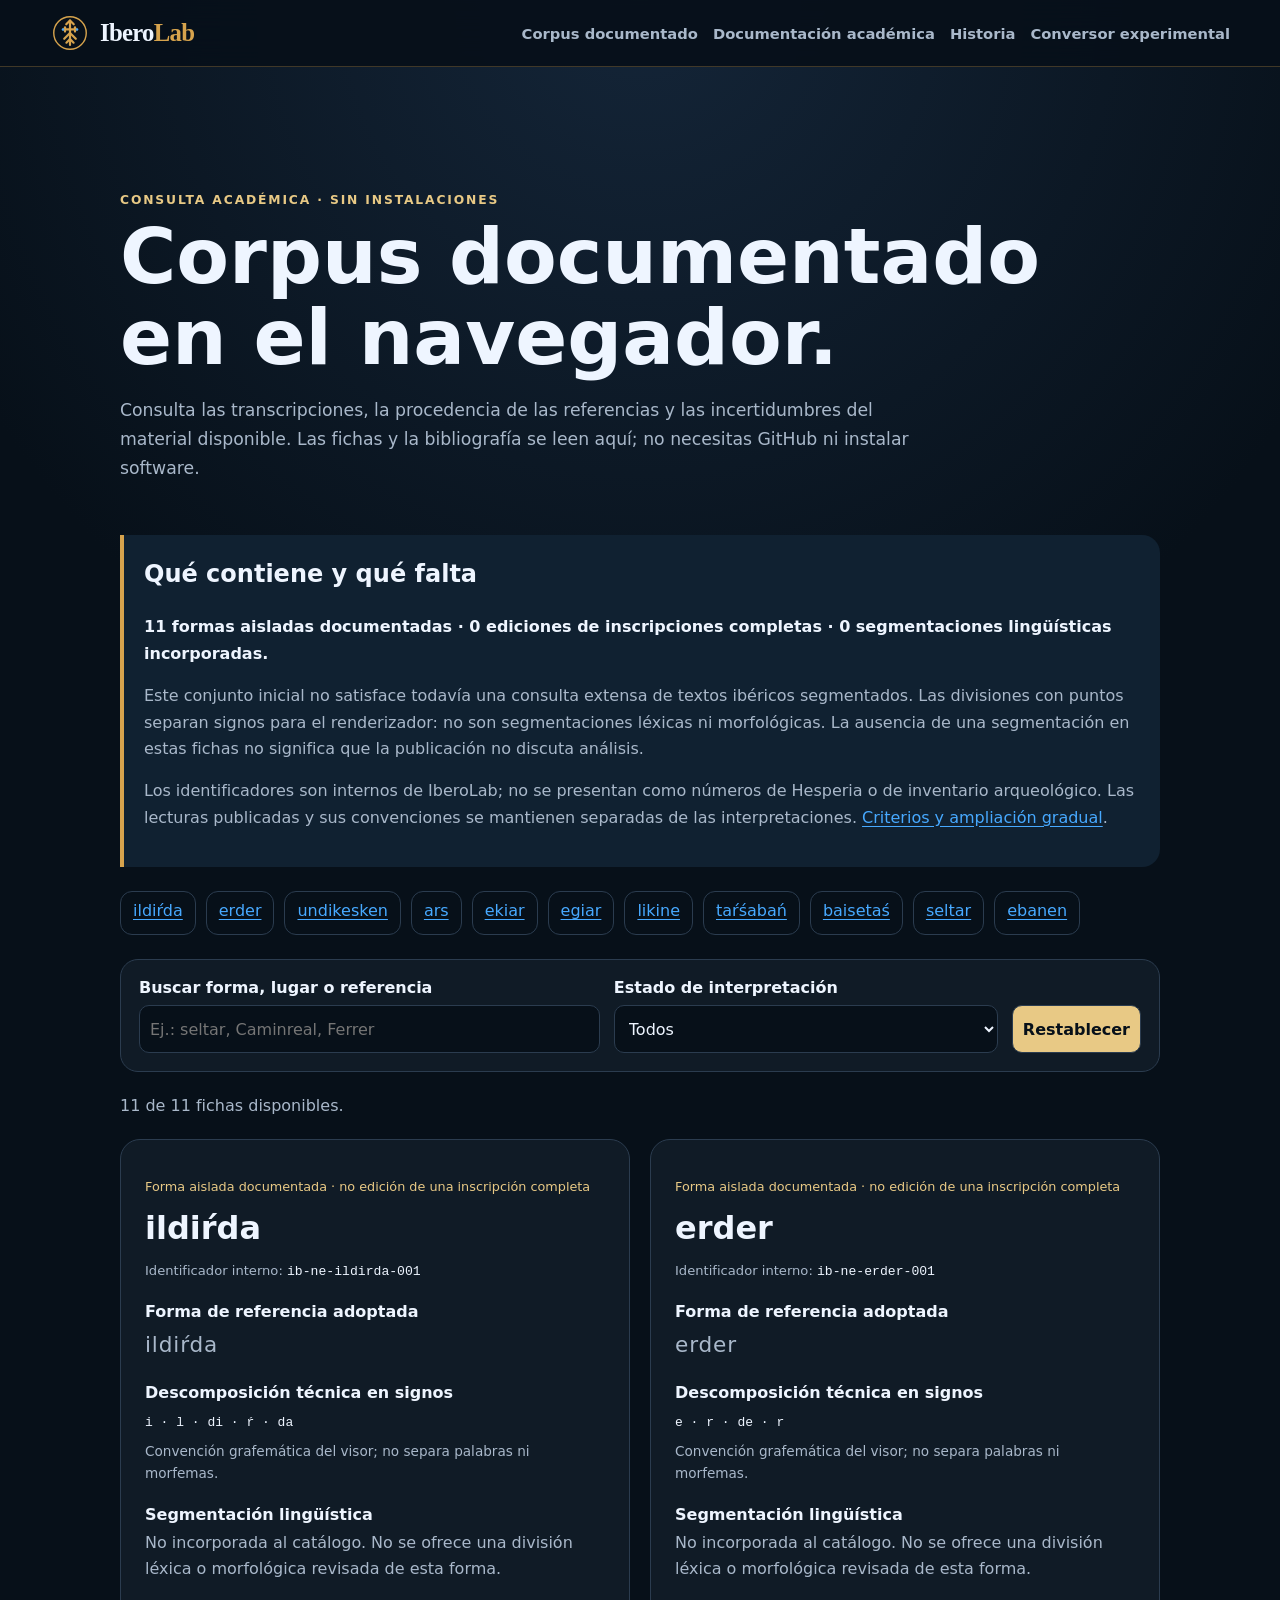
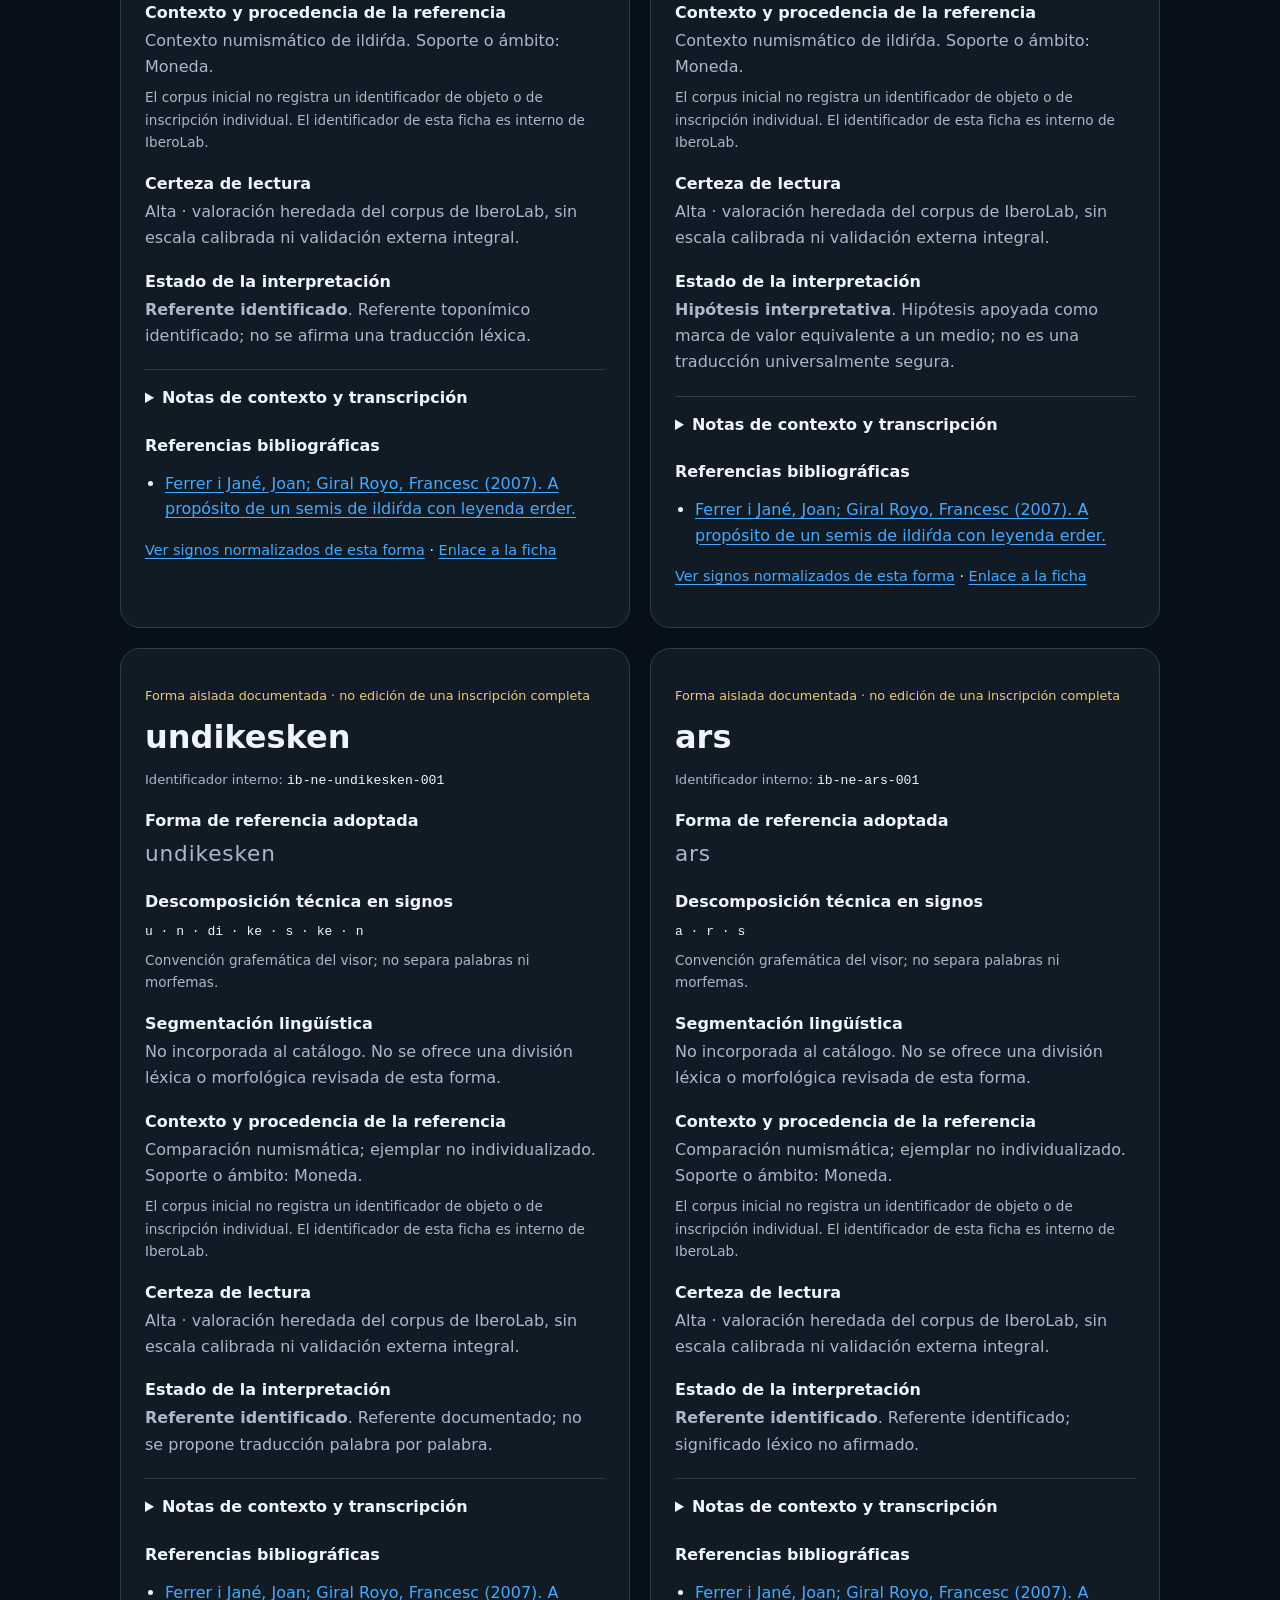
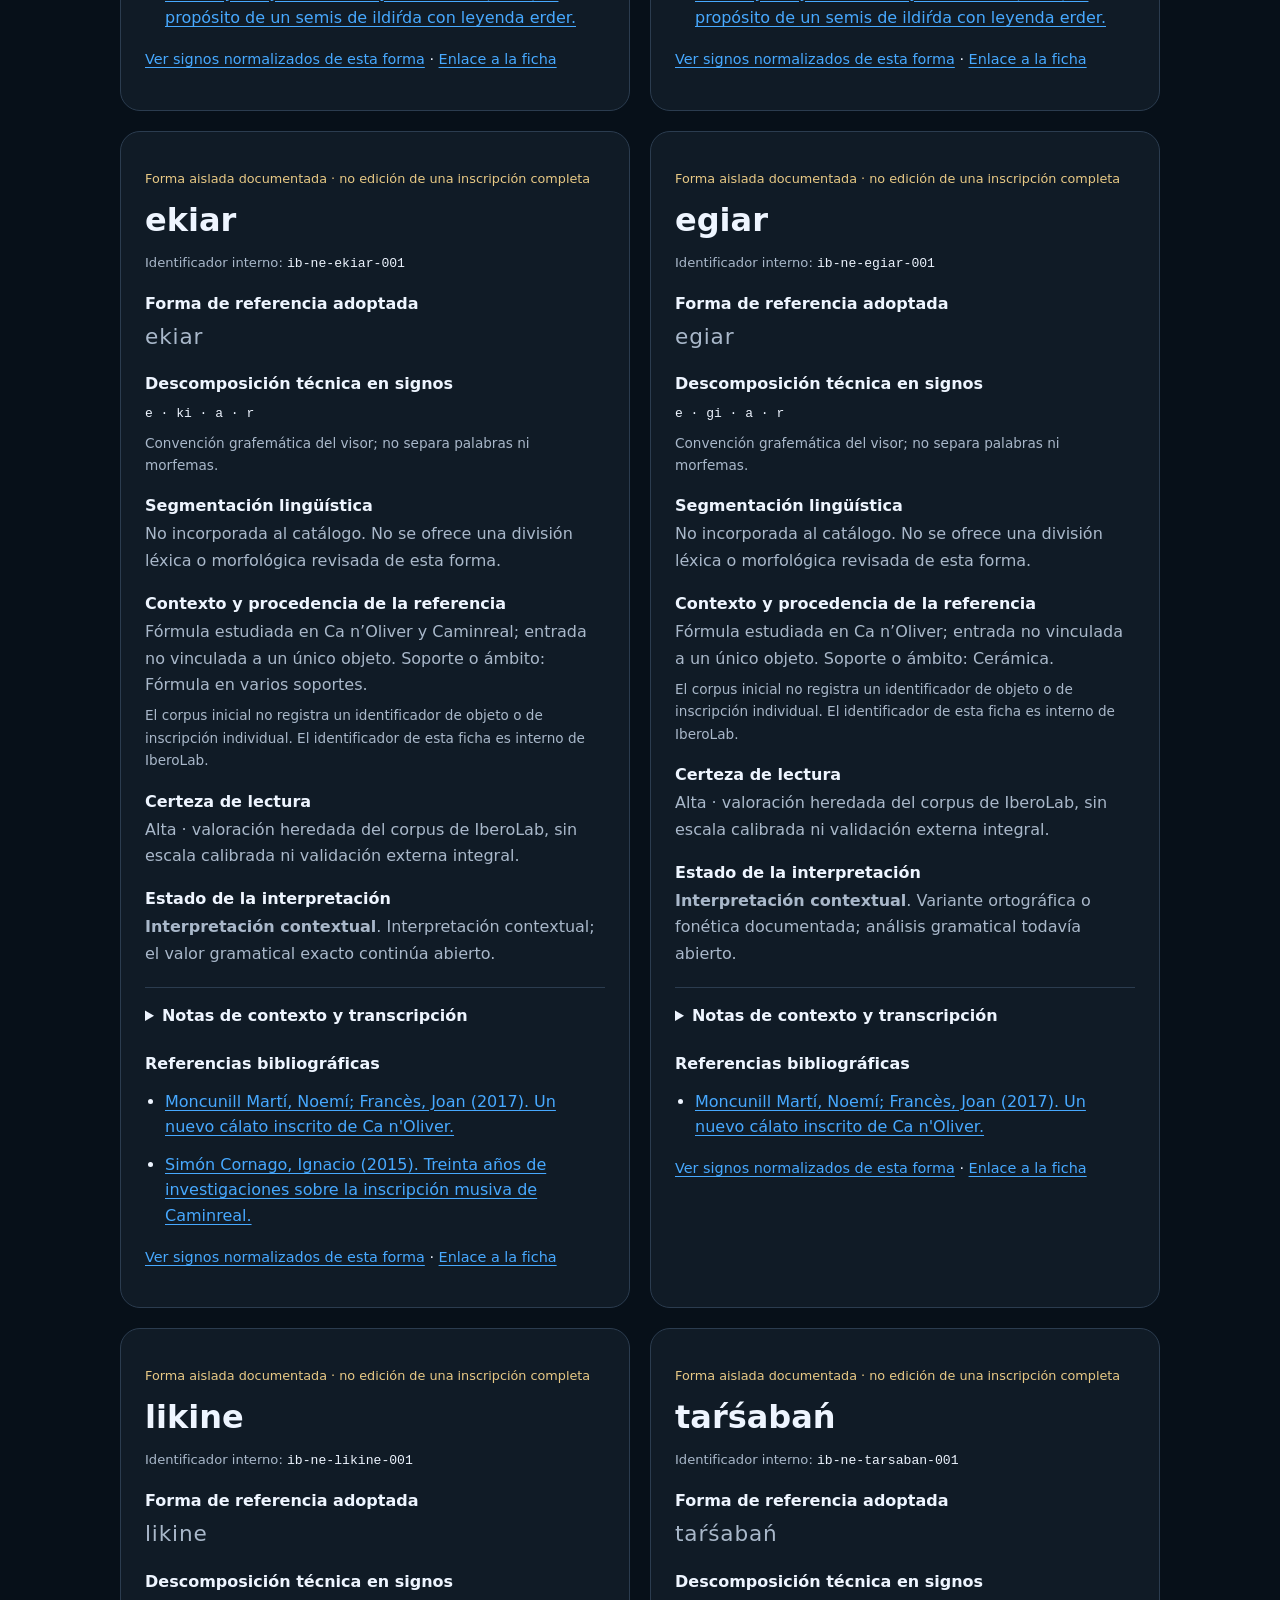
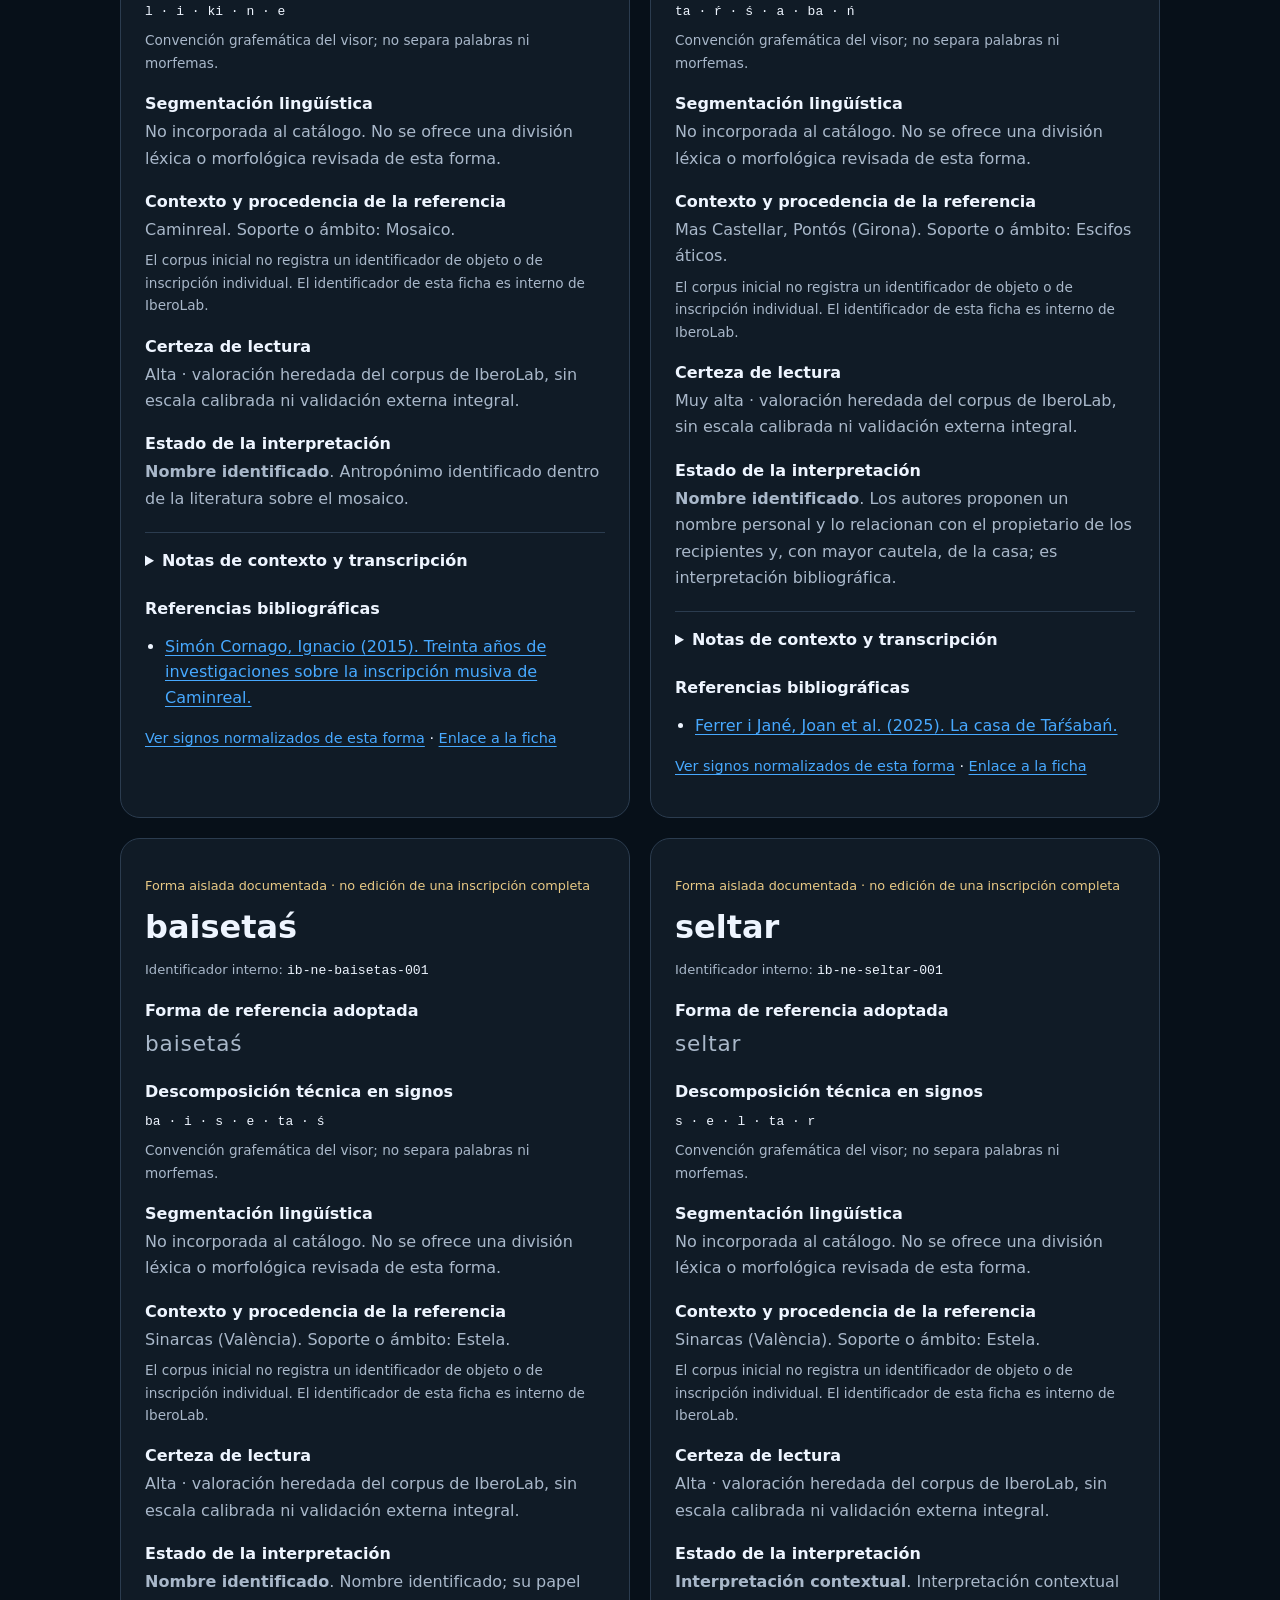
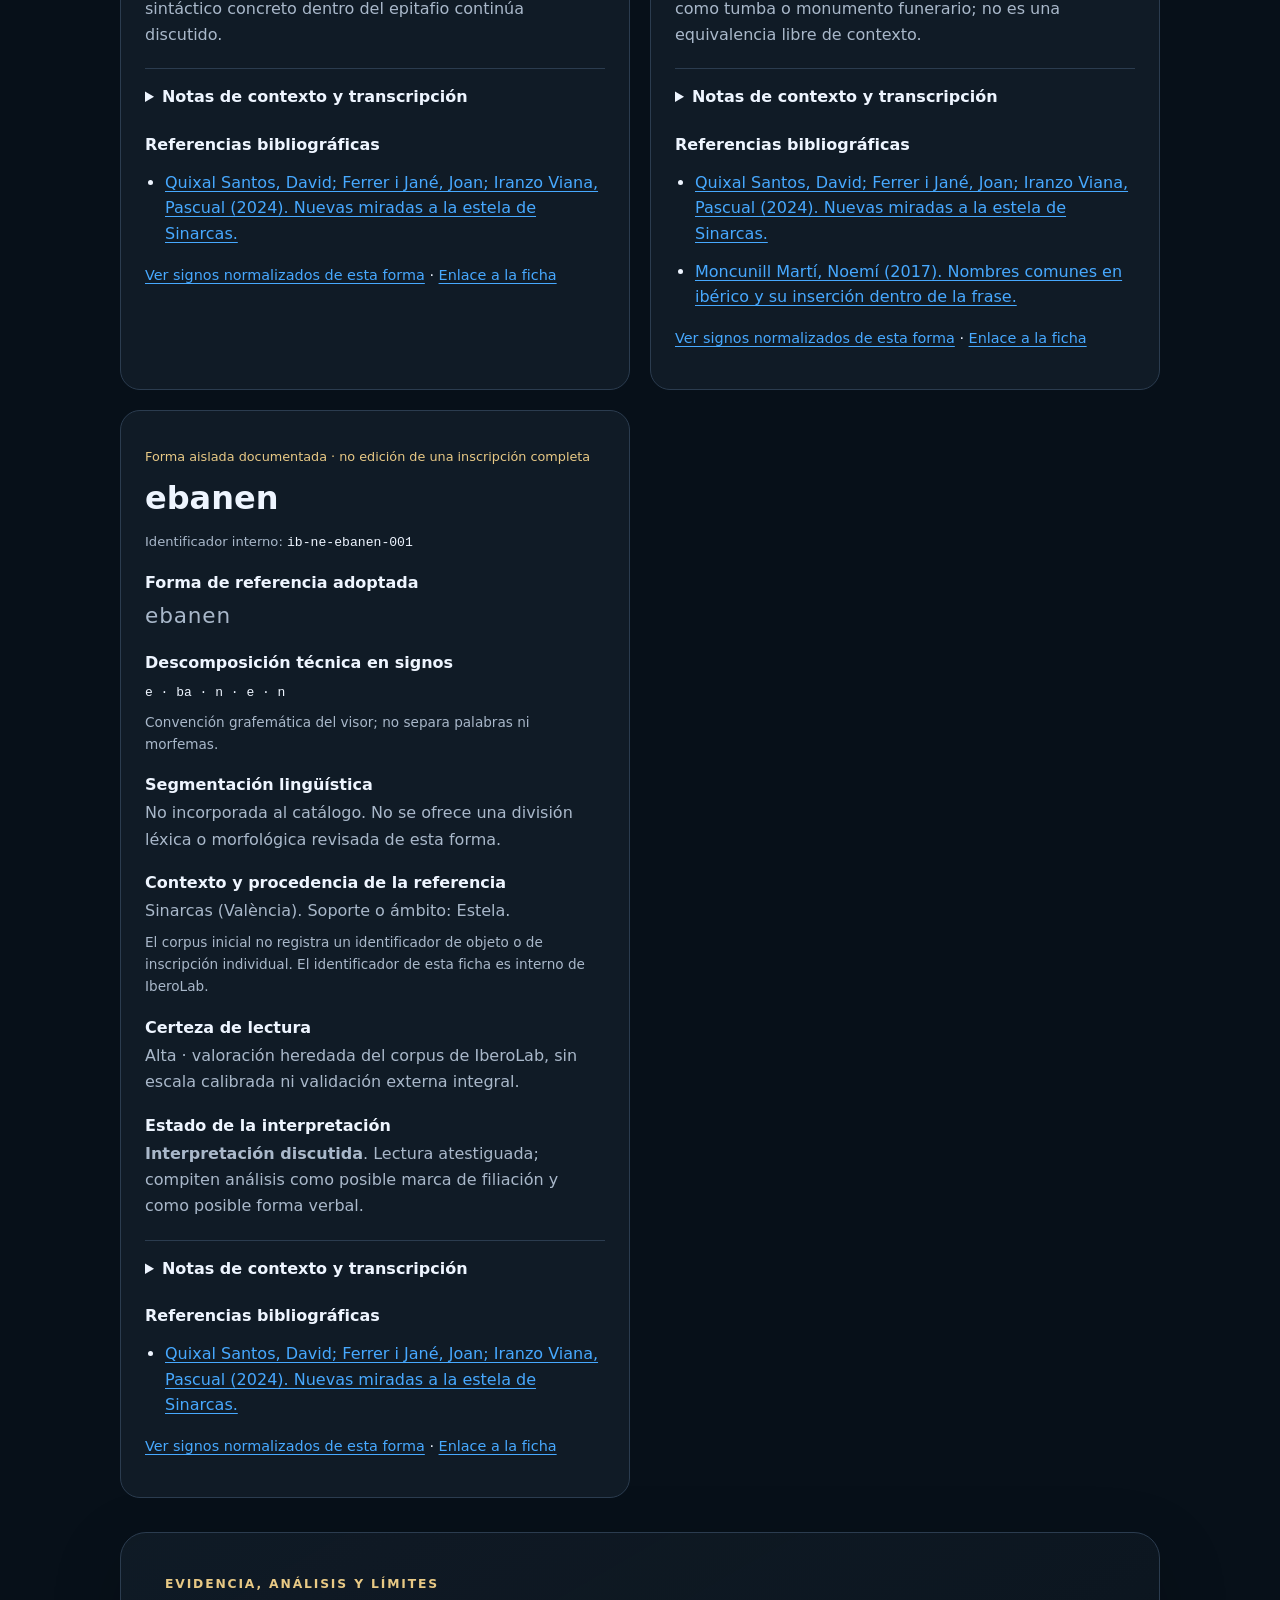
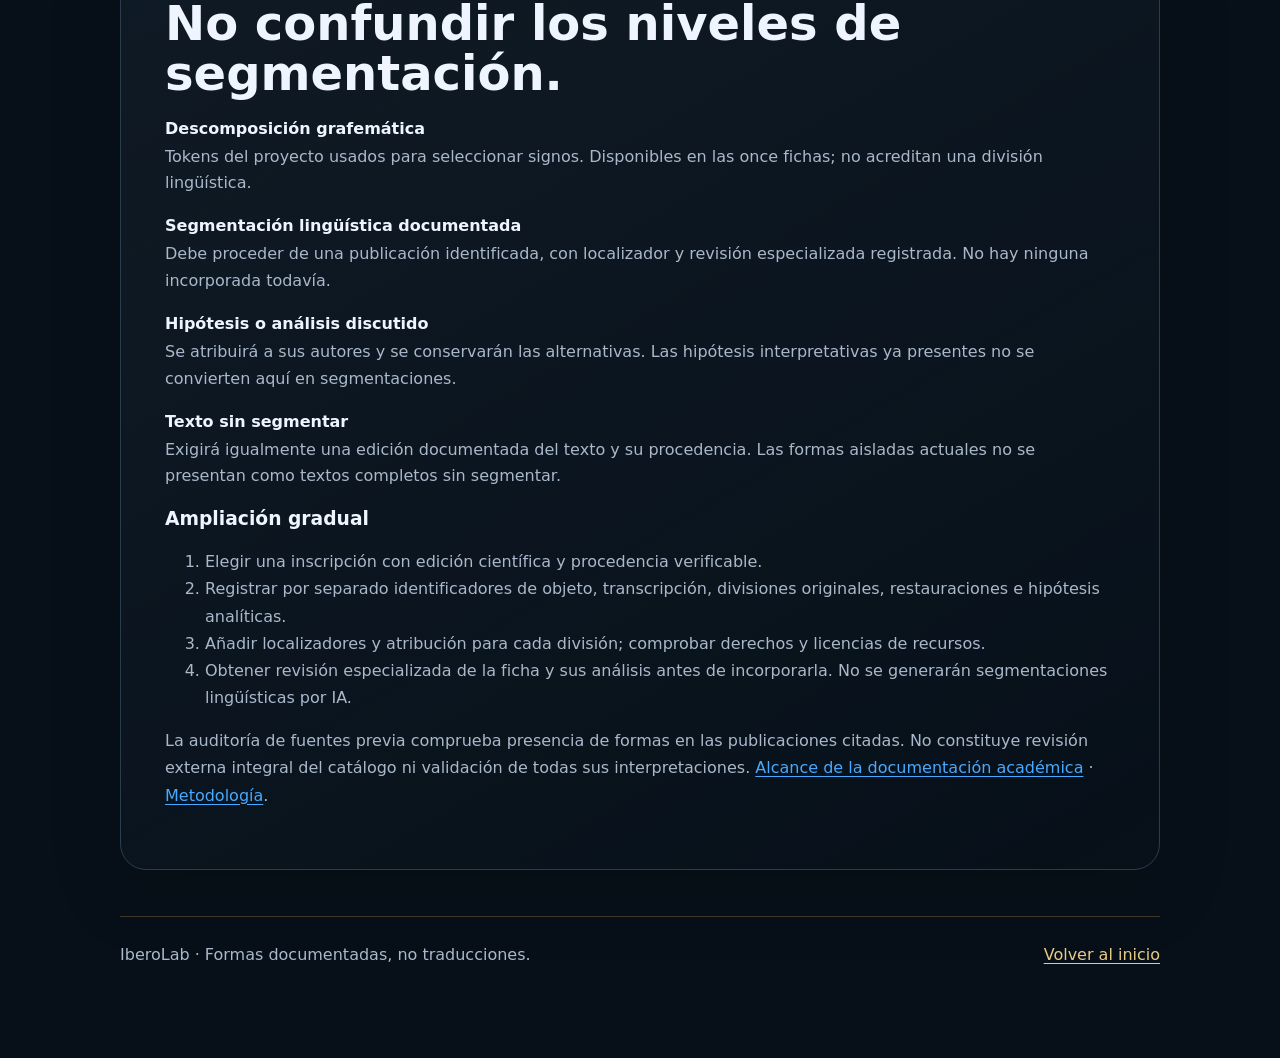
<file: docs/corpus.html>
<!doctype html>
<!-- Generated by scripts/render_academic_catalog.py; edit data, not this snapshot. -->
<html lang="es"><head><meta charset="utf-8"><meta name="viewport" content="width=device-width,initial-scale=1,viewport-fit=cover">
<meta name="color-scheme" content="dark"><meta name="description" content="Consulta once formas ibéricas documentadas, sus transcripciones, fuentes e incertidumbres directamente en el navegador. Alcance y segmentaciones disponibles explícitos.">
<link rel="canonical" href="https://iberolab-es.github.io/IberoLab/corpus.html"><link rel="icon" href="assets/brand/iberolab-mark.svg" type="image/svg+xml"><title>IberoLab — Corpus documentado en el navegador</title>
<link rel="stylesheet" href="public-site.css"><link rel="stylesheet" href="corpus.css"></head>
<body><a class="skip-link" href="#contenido">Saltar al contenido</a>
<nav class="public-nav" aria-label="Navegación principal"><div class="public-nav-inner"><a class="public-brand" href="./"><img src="assets/brand/iberolab-mark.svg" alt=""><span class="public-brand-name">Ibero<span>Lab</span></span></a><div class="public-links"><a href="corpus.html" aria-current="page">Corpus documentado</a><a href="academia.html">Documentación académica</a><a href="historia.html">Historia</a><a href="convertir.html">Conversor experimental</a></div></div></nav>
<main class="page-shell" id="contenido" tabindex="-1">
<header class="page-hero"><div class="section-kicker">Consulta académica · sin instalaciones</div><h1>Corpus documentado en el navegador.</h1>
<p>Consulta las transcripciones, la procedencia de las referencias y las incertidumbres del material disponible. Las fichas y la bibliografía se leen aquí; no necesitas GitHub ni instalar software.</p></header>
<section class="catalogue-scope" aria-labelledby="alcance"><h2 id="alcance">Qué contiene y qué falta</h2>
<p><strong>11 formas aisladas documentadas · 0 ediciones de inscripciones completas · 0 segmentaciones lingüísticas incorporadas.</strong></p>
<p>Este conjunto inicial no satisface todavía una consulta extensa de textos ibéricos segmentados. Las divisiones con puntos separan signos para el renderizador: no son segmentaciones léxicas ni morfológicas. La ausencia de una segmentación en estas fichas no significa que la publicación no discuta análisis.</p>
<p>Los identificadores son internos de IberoLab; no se presentan como números de Hesperia o de inventario arqueológico. Las lecturas publicadas y sus convenciones se mantienen separadas de las interpretaciones. <a href="#criterios">Criterios y ampliación gradual</a>.</p></section>
<nav class="catalogue-index" aria-label="Índice de las once formas"><a href="#ib-ne-ildirda-001">ildiŕda</a>
<a href="#ib-ne-erder-001">erder</a>
<a href="#ib-ne-undikesken-001">undikesken</a>
<a href="#ib-ne-ars-001">ars</a>
<a href="#ib-ne-ekiar-001">ekiar</a>
<a href="#ib-ne-egiar-001">egiar</a>
<a href="#ib-ne-likine-001">likine</a>
<a href="#ib-ne-tarsaban-001">taŕśabań</a>
<a href="#ib-ne-baisetas-001">baisetaś</a>
<a href="#ib-ne-seltar-001">seltar</a>
<a href="#ib-ne-ebanen-001">ebanen</a></nav>
<form id="catalogueTools" class="catalogue-tools" hidden aria-label="Buscar en las fichas"><div><label for="catalogueSearch">Buscar forma, lugar o referencia</label><input id="catalogueSearch" type="search" autocomplete="off" placeholder="Ej.: seltar, Caminreal, Ferrer"></div>
<div><label for="interpretationFilter">Estado de interpretación</label><select id="interpretationFilter"><option value="all">Todos</option><option value="disputed">Interpretación discutida</option><option value="supported_hypothesis">Hipótesis interpretativa</option><option value="contextually_supported">Interpretación contextual</option><option value="identified">Nombre o referente identificado</option></select></div><button id="clearCatalogueFilters" type="button">Restablecer</button></form>
<noscript><p>JavaScript está desactivado: las once fichas y sus referencias siguen disponibles. Puedes usar el índice o la búsqueda de tu navegador.</p></noscript>
<p id="catalogueStatus" role="status" aria-live="polite">11 de 11 fichas disponibles.</p><p id="catalogueEmpty" hidden>No hay coincidencias. Cambia la búsqueda o restablece los filtros.</p>
<section class="catalogue-grid" aria-label="Fichas de formas documentadas"><article class="catalogue-card" id="ib-ne-ildirda-001" data-semantic="identified_referent">
  <header><p class="catalogue-kind">Forma aislada documentada · no edición de una inscripción completa</p>
  <h2>ildiŕda</h2><p class="catalogue-id">Identificador interno: <code>ib-ne-ildirda-001</code></p></header>
  <dl>
    <dt>Forma de referencia adoptada</dt><dd class="catalogue-reading">ildiŕda</dd>
    <dt>Descomposición técnica en signos</dt><dd><code class="grapheme-sequence">i · l · di · ŕ · da</code><small>Convención grafemática del visor; no separa palabras ni morfemas.</small></dd>
    <dt>Segmentación lingüística</dt><dd class="linguistic-status" data-status="not_catalogued">No incorporada al catálogo. No se ofrece una división léxica o morfológica revisada de esta forma.</dd>
    <dt>Contexto y procedencia de la referencia</dt><dd>Contexto numismático de ildiŕda. Soporte o ámbito: Moneda.<small>El corpus inicial no registra un identificador de objeto o de inscripción individual. El identificador de esta ficha es interno de IberoLab.</small></dd>
    <dt>Certeza de lectura</dt><dd class="reading-confidence">Alta · valoración heredada del corpus de IberoLab, sin escala calibrada ni validación externa integral.</dd>
    <dt>Estado de la interpretación</dt><dd><strong class="semantic-label">Referente identificado</strong>. Referente toponímico identificado; no se afirma una traducción léxica.</dd>
  </dl>
  <details><summary>Notas de contexto y transcripción</summary><p>Leyenda monetal toponímica estudiada junto con erder.</p><p>El estudio emplea ildiŕda como lectura dual y también imprime para un ejemplar la secuencia i·l·ti·ŕ·ta. Esta pantalla usa di/da como normalización dual, no como facsímil.</p></details>
  <h3>Referencias bibliográficas</h3><ul class="catalogue-sources"><li><a href="https://doi.org/10.36707/palaeohispanica.v0i7.277">Ferrer i Jané, Joan; Giral Royo, Francesc (2007). A propósito de un semis de ildiŕda con leyenda erder.</a></li></ul>
  <p class="catalogue-actions"><a href="./#ib-ne-ildirda-001">Ver signos normalizados de esta forma</a> · <a href="#ib-ne-ildirda-001" aria-label="Enlace directo a ildiŕda">Enlace a la ficha</a></p>
</article>
<article class="catalogue-card" id="ib-ne-erder-001" data-semantic="supported_hypothesis">
  <header><p class="catalogue-kind">Forma aislada documentada · no edición de una inscripción completa</p>
  <h2>erder</h2><p class="catalogue-id">Identificador interno: <code>ib-ne-erder-001</code></p></header>
  <dl>
    <dt>Forma de referencia adoptada</dt><dd class="catalogue-reading">erder</dd>
    <dt>Descomposición técnica en signos</dt><dd><code class="grapheme-sequence">e · r · de · r</code><small>Convención grafemática del visor; no separa palabras ni morfemas.</small></dd>
    <dt>Segmentación lingüística</dt><dd class="linguistic-status" data-status="not_catalogued">No incorporada al catálogo. No se ofrece una división léxica o morfológica revisada de esta forma.</dd>
    <dt>Contexto y procedencia de la referencia</dt><dd>Contexto numismático de ildiŕda. Soporte o ámbito: Moneda.<small>El corpus inicial no registra un identificador de objeto o de inscripción individual. El identificador de esta ficha es interno de IberoLab.</small></dd>
    <dt>Certeza de lectura</dt><dd class="reading-confidence">Alta · valoración heredada del corpus de IberoLab, sin escala calibrada ni validación externa integral.</dd>
    <dt>Estado de la interpretación</dt><dd><strong class="semantic-label">Hipótesis interpretativa</strong>. Hipótesis apoyada como marca de valor equivalente a un medio; no es una traducción universalmente segura.</dd>
  </dl>
  <details><summary>Notas de contexto y transcripción</summary><p>Leyenda secundaria de un semis de ildiŕda y expresión comparada con otras marcas monetales.</p><p>La web separa la lectura erder de la hipótesis semántica «mitad».</p></details>
  <h3>Referencias bibliográficas</h3><ul class="catalogue-sources"><li><a href="https://doi.org/10.36707/palaeohispanica.v0i7.277">Ferrer i Jané, Joan; Giral Royo, Francesc (2007). A propósito de un semis de ildiŕda con leyenda erder.</a></li></ul>
  <p class="catalogue-actions"><a href="./#ib-ne-erder-001">Ver signos normalizados de esta forma</a> · <a href="#ib-ne-erder-001" aria-label="Enlace directo a erder">Enlace a la ficha</a></p>
</article>
<article class="catalogue-card" id="ib-ne-undikesken-001" data-semantic="identified_referent">
  <header><p class="catalogue-kind">Forma aislada documentada · no edición de una inscripción completa</p>
  <h2>undikesken</h2><p class="catalogue-id">Identificador interno: <code>ib-ne-undikesken-001</code></p></header>
  <dl>
    <dt>Forma de referencia adoptada</dt><dd class="catalogue-reading">undikesken</dd>
    <dt>Descomposición técnica en signos</dt><dd><code class="grapheme-sequence">u · n · di · ke · s · ke · n</code><small>Convención grafemática del visor; no separa palabras ni morfemas.</small></dd>
    <dt>Segmentación lingüística</dt><dd class="linguistic-status" data-status="not_catalogued">No incorporada al catálogo. No se ofrece una división léxica o morfológica revisada de esta forma.</dd>
    <dt>Contexto y procedencia de la referencia</dt><dd>Comparación numismática; ejemplar no individualizado. Soporte o ámbito: Moneda.<small>El corpus inicial no registra un identificador de objeto o de inscripción individual. El identificador de esta ficha es interno de IberoLab.</small></dd>
    <dt>Certeza de lectura</dt><dd class="reading-confidence">Alta · valoración heredada del corpus de IberoLab, sin escala calibrada ni validación externa integral.</dd>
    <dt>Estado de la interpretación</dt><dd><strong class="semantic-label">Referente identificado</strong>. Referente documentado; no se propone traducción palabra por palabra.</dd>
  </dl>
  <details><summary>Notas de contexto y transcripción</summary><p>Leyenda monetal o étnica utilizada en la comparación de marcas de valor.</p><p>IberoLab registra variantes de lectura como datos distintos y no las fusiona silenciosamente.</p></details>
  <h3>Referencias bibliográficas</h3><ul class="catalogue-sources"><li><a href="https://doi.org/10.36707/palaeohispanica.v0i7.277">Ferrer i Jané, Joan; Giral Royo, Francesc (2007). A propósito de un semis de ildiŕda con leyenda erder.</a></li></ul>
  <p class="catalogue-actions"><a href="./#ib-ne-undikesken-001">Ver signos normalizados de esta forma</a> · <a href="#ib-ne-undikesken-001" aria-label="Enlace directo a undikesken">Enlace a la ficha</a></p>
</article>
<article class="catalogue-card" id="ib-ne-ars-001" data-semantic="identified_referent">
  <header><p class="catalogue-kind">Forma aislada documentada · no edición de una inscripción completa</p>
  <h2>ars</h2><p class="catalogue-id">Identificador interno: <code>ib-ne-ars-001</code></p></header>
  <dl>
    <dt>Forma de referencia adoptada</dt><dd class="catalogue-reading">ars</dd>
    <dt>Descomposición técnica en signos</dt><dd><code class="grapheme-sequence">a · r · s</code><small>Convención grafemática del visor; no separa palabras ni morfemas.</small></dd>
    <dt>Segmentación lingüística</dt><dd class="linguistic-status" data-status="not_catalogued">No incorporada al catálogo. No se ofrece una división léxica o morfológica revisada de esta forma.</dd>
    <dt>Contexto y procedencia de la referencia</dt><dd>Comparación numismática; ejemplar no individualizado. Soporte o ámbito: Moneda.<small>El corpus inicial no registra un identificador de objeto o de inscripción individual. El identificador de esta ficha es interno de IberoLab.</small></dd>
    <dt>Certeza de lectura</dt><dd class="reading-confidence">Alta · valoración heredada del corpus de IberoLab, sin escala calibrada ni validación externa integral.</dd>
    <dt>Estado de la interpretación</dt><dd><strong class="semantic-label">Referente identificado</strong>. Referente identificado; significado léxico no afirmado.</dd>
  </dl>
  <details><summary>Notas de contexto y transcripción</summary><p>Nombre de ceca o comparador monetal utilizado en el análisis de una hemidracma.</p><p>Se representa la forma citada por el estudio, no una reconstrucción integral de la moneda.</p></details>
  <h3>Referencias bibliográficas</h3><ul class="catalogue-sources"><li><a href="https://doi.org/10.36707/palaeohispanica.v0i7.277">Ferrer i Jané, Joan; Giral Royo, Francesc (2007). A propósito de un semis de ildiŕda con leyenda erder.</a></li></ul>
  <p class="catalogue-actions"><a href="./#ib-ne-ars-001">Ver signos normalizados de esta forma</a> · <a href="#ib-ne-ars-001" aria-label="Enlace directo a ars">Enlace a la ficha</a></p>
</article>
<article class="catalogue-card" id="ib-ne-ekiar-001" data-semantic="contextually_supported">
  <header><p class="catalogue-kind">Forma aislada documentada · no edición de una inscripción completa</p>
  <h2>ekiar</h2><p class="catalogue-id">Identificador interno: <code>ib-ne-ekiar-001</code></p></header>
  <dl>
    <dt>Forma de referencia adoptada</dt><dd class="catalogue-reading">ekiar</dd>
    <dt>Descomposición técnica en signos</dt><dd><code class="grapheme-sequence">e · ki · a · r</code><small>Convención grafemática del visor; no separa palabras ni morfemas.</small></dd>
    <dt>Segmentación lingüística</dt><dd class="linguistic-status" data-status="not_catalogued">No incorporada al catálogo. No se ofrece una división léxica o morfológica revisada de esta forma.</dd>
    <dt>Contexto y procedencia de la referencia</dt><dd>Fórmula estudiada en Ca n’Oliver y Caminreal; entrada no vinculada a un único objeto. Soporte o ámbito: Fórmula en varios soportes.<small>El corpus inicial no registra un identificador de objeto o de inscripción individual. El identificador de esta ficha es interno de IberoLab.</small></dd>
    <dt>Certeza de lectura</dt><dd class="reading-confidence">Alta · valoración heredada del corpus de IberoLab, sin escala calibrada ni validación externa integral.</dd>
    <dt>Estado de la interpretación</dt><dd><strong class="semantic-label">Interpretación contextual</strong>. Interpretación contextual; el valor gramatical exacto continúa abierto.</dd>
  </dl>
  <details><summary>Notas de contexto y transcripción</summary><p>Término presente en fórmulas ibéricas de autoría o producción.</p><p>La forma gráfica es normalizada y no reproduce el ductus de un recipiente concreto.</p></details>
  <h3>Referencias bibliográficas</h3><ul class="catalogue-sources"><li><a href="https://hdl.handle.net/2445/217431">Moncunill Martí, Noemí; Francès, Joan (2017). Un nuevo cálato inscrito de Ca n&#x27;Oliver.</a></li><li><a href="https://doi.org/10.36707/palaeohispanica.v0i15.39">Simón Cornago, Ignacio (2015). Treinta años de investigaciones sobre la inscripción musiva de Caminreal.</a></li></ul>
  <p class="catalogue-actions"><a href="./#ib-ne-ekiar-001">Ver signos normalizados de esta forma</a> · <a href="#ib-ne-ekiar-001" aria-label="Enlace directo a ekiar">Enlace a la ficha</a></p>
</article>
<article class="catalogue-card" id="ib-ne-egiar-001" data-semantic="contextually_supported">
  <header><p class="catalogue-kind">Forma aislada documentada · no edición de una inscripción completa</p>
  <h2>egiar</h2><p class="catalogue-id">Identificador interno: <code>ib-ne-egiar-001</code></p></header>
  <dl>
    <dt>Forma de referencia adoptada</dt><dd class="catalogue-reading">egiar</dd>
    <dt>Descomposición técnica en signos</dt><dd><code class="grapheme-sequence">e · gi · a · r</code><small>Convención grafemática del visor; no separa palabras ni morfemas.</small></dd>
    <dt>Segmentación lingüística</dt><dd class="linguistic-status" data-status="not_catalogued">No incorporada al catálogo. No se ofrece una división léxica o morfológica revisada de esta forma.</dd>
    <dt>Contexto y procedencia de la referencia</dt><dd>Fórmula estudiada en Ca n’Oliver; entrada no vinculada a un único objeto. Soporte o ámbito: Cerámica.<small>El corpus inicial no registra un identificador de objeto o de inscripción individual. El identificador de esta ficha es interno de IberoLab.</small></dd>
    <dt>Certeza de lectura</dt><dd class="reading-confidence">Alta · valoración heredada del corpus de IberoLab, sin escala calibrada ni validación externa integral.</dd>
    <dt>Estado de la interpretación</dt><dd><strong class="semantic-label">Interpretación contextual</strong>. Variante ortográfica o fonética documentada; análisis gramatical todavía abierto.</dd>
  </dl>
  <details><summary>Notas de contexto y transcripción</summary><p>Variante documentada de ekiar en una fórmula de autoría o producción.</p><p>No se presupone que ambas variantes sean intercambiables en cualquier inscripción.</p></details>
  <h3>Referencias bibliográficas</h3><ul class="catalogue-sources"><li><a href="https://hdl.handle.net/2445/217431">Moncunill Martí, Noemí; Francès, Joan (2017). Un nuevo cálato inscrito de Ca n&#x27;Oliver.</a></li></ul>
  <p class="catalogue-actions"><a href="./#ib-ne-egiar-001">Ver signos normalizados de esta forma</a> · <a href="#ib-ne-egiar-001" aria-label="Enlace directo a egiar">Enlace a la ficha</a></p>
</article>
<article class="catalogue-card" id="ib-ne-likine-001" data-semantic="identified_name">
  <header><p class="catalogue-kind">Forma aislada documentada · no edición de una inscripción completa</p>
  <h2>likine</h2><p class="catalogue-id">Identificador interno: <code>ib-ne-likine-001</code></p></header>
  <dl>
    <dt>Forma de referencia adoptada</dt><dd class="catalogue-reading">likine</dd>
    <dt>Descomposición técnica en signos</dt><dd><code class="grapheme-sequence">l · i · ki · n · e</code><small>Convención grafemática del visor; no separa palabras ni morfemas.</small></dd>
    <dt>Segmentación lingüística</dt><dd class="linguistic-status" data-status="not_catalogued">No incorporada al catálogo. No se ofrece una división léxica o morfológica revisada de esta forma.</dd>
    <dt>Contexto y procedencia de la referencia</dt><dd>Caminreal. Soporte o ámbito: Mosaico.<small>El corpus inicial no registra un identificador de objeto o de inscripción individual. El identificador de esta ficha es interno de IberoLab.</small></dd>
    <dt>Certeza de lectura</dt><dd class="reading-confidence">Alta · valoración heredada del corpus de IberoLab, sin escala calibrada ni validación externa integral.</dd>
    <dt>Estado de la interpretación</dt><dd><strong class="semantic-label">Nombre identificado</strong>. Antropónimo identificado dentro de la literatura sobre el mosaico.</dd>
  </dl>
  <details><summary>Notas de contexto y transcripción</summary><p>Elemento onomástico de la inscripción musiva de Caminreal.</p><p>Base onomástica aislada por análisis bibliográfico: el primer grupo escrito del mosaico es likinete, no likine. Simón Cornago (2015), pp. 96–97, recoge la lectura y el aislamiento del sufijo -te; el valor gramatical se discute en pp. 100–102. Esta ficha conserva la base de referencia del corpus inicial y no edita ni segmenta el texto completo.</p></details>
  <h3>Referencias bibliográficas</h3><ul class="catalogue-sources"><li><a href="https://doi.org/10.36707/palaeohispanica.v0i15.39">Simón Cornago, Ignacio (2015). Treinta años de investigaciones sobre la inscripción musiva de Caminreal.</a></li></ul>
  <p class="catalogue-actions"><a href="./#ib-ne-likine-001">Ver signos normalizados de esta forma</a> · <a href="#ib-ne-likine-001" aria-label="Enlace directo a likine">Enlace a la ficha</a></p>
</article>
<article class="catalogue-card" id="ib-ne-tarsaban-001" data-semantic="identified_name">
  <header><p class="catalogue-kind">Forma aislada documentada · no edición de una inscripción completa</p>
  <h2>taŕśabań</h2><p class="catalogue-id">Identificador interno: <code>ib-ne-tarsaban-001</code></p></header>
  <dl>
    <dt>Forma de referencia adoptada</dt><dd class="catalogue-reading">taŕśabań</dd>
    <dt>Descomposición técnica en signos</dt><dd><code class="grapheme-sequence">ta · ŕ · ś · a · ba · ń</code><small>Convención grafemática del visor; no separa palabras ni morfemas.</small></dd>
    <dt>Segmentación lingüística</dt><dd class="linguistic-status" data-status="not_catalogued">No incorporada al catálogo. No se ofrece una división léxica o morfológica revisada de esta forma.</dd>
    <dt>Contexto y procedencia de la referencia</dt><dd>Mas Castellar, Pontós (Girona). Soporte o ámbito: Escifos áticos.<small>El corpus inicial no registra un identificador de objeto o de inscripción individual. El identificador de esta ficha es interno de IberoLab.</small></dd>
    <dt>Certeza de lectura</dt><dd class="reading-confidence">Muy alta · valoración heredada del corpus de IberoLab, sin escala calibrada ni validación externa integral.</dd>
    <dt>Estado de la interpretación</dt><dd><strong class="semantic-label">Nombre identificado</strong>. Los autores proponen un nombre personal y lo relacionan con el propietario de los recipientes y, con mayor cautela, de la casa; es interpretación bibliográfica.</dd>
  </dl>
  <details><summary>Notas de contexto y transcripción</summary><p>Base onomástica propuesta en el estudio de dos escifos distintos de Mas Castellar, Pontós: uno conserva taŕśa[ y otro permite proponer la lectura taŕśabańar.</p><p>Ferrer i Jané et al. (2025), pp. 185–187 y tabla 1 (p. 191), distinguen el vaso fragmentario de 2014 del vaso reunido a partir de fragmentos de 2019 y 2021. La lectura propuesta de este último termina en un signo parcialmente conservado: taŕśabańar. taŕśabań es la base onomástica propuesta por los autores, no la transcripción íntegra de ambos vasos. La variante m1 se transcribe aquí ń siguiendo el estudio; el SVG es normalizado, no un facsímil.</p></details>
  <h3>Referencias bibliográficas</h3><ul class="catalogue-sources"><li><a href="https://doi.org/10.36707/palaeohispanica.v25i1.703">Ferrer i Jané, Joan et al. (2025). La casa de Taŕśabań.</a></li></ul>
  <p class="catalogue-actions"><a href="./#ib-ne-tarsaban-001">Ver signos normalizados de esta forma</a> · <a href="#ib-ne-tarsaban-001" aria-label="Enlace directo a taŕśabań">Enlace a la ficha</a></p>
</article>
<article class="catalogue-card" id="ib-ne-baisetas-001" data-semantic="identified_name">
  <header><p class="catalogue-kind">Forma aislada documentada · no edición de una inscripción completa</p>
  <h2>baisetaś</h2><p class="catalogue-id">Identificador interno: <code>ib-ne-baisetas-001</code></p></header>
  <dl>
    <dt>Forma de referencia adoptada</dt><dd class="catalogue-reading">baisetaś</dd>
    <dt>Descomposición técnica en signos</dt><dd><code class="grapheme-sequence">ba · i · s · e · ta · ś</code><small>Convención grafemática del visor; no separa palabras ni morfemas.</small></dd>
    <dt>Segmentación lingüística</dt><dd class="linguistic-status" data-status="not_catalogued">No incorporada al catálogo. No se ofrece una división léxica o morfológica revisada de esta forma.</dd>
    <dt>Contexto y procedencia de la referencia</dt><dd>Sinarcas (València). Soporte o ámbito: Estela.<small>El corpus inicial no registra un identificador de objeto o de inscripción individual. El identificador de esta ficha es interno de IberoLab.</small></dd>
    <dt>Certeza de lectura</dt><dd class="reading-confidence">Alta · valoración heredada del corpus de IberoLab, sin escala calibrada ni validación externa integral.</dd>
    <dt>Estado de la interpretación</dt><dd><strong class="semantic-label">Nombre identificado</strong>. Nombre identificado; su papel sintáctico concreto dentro del epitafio continúa discutido.</dd>
  </dl>
  <details><summary>Notas de contexto y transcripción</summary><p>Antropónimo de la inscripción funeraria de la estela de Sinarcas.</p><p>Se conserva la lectura sin convertir una alternativa sintáctica en certeza.</p></details>
  <h3>Referencias bibliográficas</h3><ul class="catalogue-sources"><li><a href="https://producciocientifica.uv.es/documentos/67a1170c710c1715040398e4">Quixal Santos, David; Ferrer i Jané, Joan; Iranzo Viana, Pascual (2024). Nuevas miradas a la estela de Sinarcas.</a></li></ul>
  <p class="catalogue-actions"><a href="./#ib-ne-baisetas-001">Ver signos normalizados de esta forma</a> · <a href="#ib-ne-baisetas-001" aria-label="Enlace directo a baisetaś">Enlace a la ficha</a></p>
</article>
<article class="catalogue-card" id="ib-ne-seltar-001" data-semantic="contextually_supported">
  <header><p class="catalogue-kind">Forma aislada documentada · no edición de una inscripción completa</p>
  <h2>seltar</h2><p class="catalogue-id">Identificador interno: <code>ib-ne-seltar-001</code></p></header>
  <dl>
    <dt>Forma de referencia adoptada</dt><dd class="catalogue-reading">seltar</dd>
    <dt>Descomposición técnica en signos</dt><dd><code class="grapheme-sequence">s · e · l · ta · r</code><small>Convención grafemática del visor; no separa palabras ni morfemas.</small></dd>
    <dt>Segmentación lingüística</dt><dd class="linguistic-status" data-status="not_catalogued">No incorporada al catálogo. No se ofrece una división léxica o morfológica revisada de esta forma.</dd>
    <dt>Contexto y procedencia de la referencia</dt><dd>Sinarcas (València). Soporte o ámbito: Estela.<small>El corpus inicial no registra un identificador de objeto o de inscripción individual. El identificador de esta ficha es interno de IberoLab.</small></dd>
    <dt>Certeza de lectura</dt><dd class="reading-confidence">Alta · valoración heredada del corpus de IberoLab, sin escala calibrada ni validación externa integral.</dd>
    <dt>Estado de la interpretación</dt><dd><strong class="semantic-label">Interpretación contextual</strong>. Interpretación contextual como tumba o monumento funerario; no es una equivalencia libre de contexto.</dd>
  </dl>
  <details><summary>Notas de contexto y transcripción</summary><p>Secuencia documentada en la estela de Sinarcas y en un contexto funerario.</p><p>El motor futuro no podrá usar seltar como traducción automática de cualquier palabra moderna relacionada con «tumba».</p></details>
  <h3>Referencias bibliográficas</h3><ul class="catalogue-sources"><li><a href="https://producciocientifica.uv.es/documentos/67a1170c710c1715040398e4">Quixal Santos, David; Ferrer i Jané, Joan; Iranzo Viana, Pascual (2024). Nuevas miradas a la estela de Sinarcas.</a></li><li><a href="https://doi.org/10.36707/palaeohispanica.v0i17.137">Moncunill Martí, Noemí (2017). Nombres comunes en ibérico y su inserción dentro de la frase.</a></li></ul>
  <p class="catalogue-actions"><a href="./#ib-ne-seltar-001">Ver signos normalizados de esta forma</a> · <a href="#ib-ne-seltar-001" aria-label="Enlace directo a seltar">Enlace a la ficha</a></p>
</article>
<article class="catalogue-card" id="ib-ne-ebanen-001" data-semantic="disputed">
  <header><p class="catalogue-kind">Forma aislada documentada · no edición de una inscripción completa</p>
  <h2>ebanen</h2><p class="catalogue-id">Identificador interno: <code>ib-ne-ebanen-001</code></p></header>
  <dl>
    <dt>Forma de referencia adoptada</dt><dd class="catalogue-reading">ebanen</dd>
    <dt>Descomposición técnica en signos</dt><dd><code class="grapheme-sequence">e · ba · n · e · n</code><small>Convención grafemática del visor; no separa palabras ni morfemas.</small></dd>
    <dt>Segmentación lingüística</dt><dd class="linguistic-status" data-status="not_catalogued">No incorporada al catálogo. No se ofrece una división léxica o morfológica revisada de esta forma.</dd>
    <dt>Contexto y procedencia de la referencia</dt><dd>Sinarcas (València). Soporte o ámbito: Estela.<small>El corpus inicial no registra un identificador de objeto o de inscripción individual. El identificador de esta ficha es interno de IberoLab.</small></dd>
    <dt>Certeza de lectura</dt><dd class="reading-confidence">Alta · valoración heredada del corpus de IberoLab, sin escala calibrada ni validación externa integral.</dd>
    <dt>Estado de la interpretación</dt><dd><strong class="semantic-label">Interpretación discutida</strong>. Lectura atestiguada; compiten análisis como posible marca de filiación y como posible forma verbal.</dd>
  </dl>
  <details><summary>Notas de contexto y transcripción</summary><p>Término formular discutido en la inscripción funeraria de Sinarcas.</p><p>IberoLab no asigna traducción a ebanen mientras la interpretación permanezca disputada.</p></details>
  <h3>Referencias bibliográficas</h3><ul class="catalogue-sources"><li><a href="https://producciocientifica.uv.es/documentos/67a1170c710c1715040398e4">Quixal Santos, David; Ferrer i Jané, Joan; Iranzo Viana, Pascual (2024). Nuevas miradas a la estela de Sinarcas.</a></li></ul>
  <p class="catalogue-actions"><a href="./#ib-ne-ebanen-001">Ver signos normalizados de esta forma</a> · <a href="#ib-ne-ebanen-001" aria-label="Enlace directo a ebanen">Enlace a la ficha</a></p>
</article></section>
<section class="section-block" id="criterios"><div class="section-kicker">Evidencia, análisis y límites</div><h2 class="section-title">No confundir los niveles de segmentación.</h2>
<dl class="segmentation-legend"><dt>Descomposición grafemática</dt><dd>Tokens del proyecto usados para seleccionar signos. Disponibles en las once fichas; no acreditan una división lingüística.</dd><dt>Segmentación lingüística documentada</dt><dd>Debe proceder de una publicación identificada, con localizador y revisión especializada registrada. No hay ninguna incorporada todavía.</dd><dt>Hipótesis o análisis discutido</dt><dd>Se atribuirá a sus autores y se conservarán las alternativas. Las hipótesis interpretativas ya presentes no se convierten aquí en segmentaciones.</dd><dt>Texto sin segmentar</dt><dd>Exigirá igualmente una edición documentada del texto y su procedencia. Las formas aisladas actuales no se presentan como textos completos sin segmentar.</dd></dl>
<h3>Ampliación gradual</h3><ol><li>Elegir una inscripción con edición científica y procedencia verificable.</li><li>Registrar por separado identificadores de objeto, transcripción, divisiones originales, restauraciones e hipótesis analíticas.</li><li>Añadir localizadores y atribución para cada división; comprobar derechos y licencias de recursos.</li><li>Obtener revisión especializada de la ficha y sus análisis antes de incorporarla. No se generarán segmentaciones lingüísticas por IA.</li></ol>
<p>La auditoría de fuentes previa comprueba presencia de formas en las publicaciones citadas. No constituye revisión externa integral del catálogo ni validación de todas sus interpretaciones. <a href="academia.html">Alcance de la documentación académica</a> · <a href="metodologia.html#procedimiento">Metodología</a>.</p></section>
<footer class="public-footer"><span>IberoLab · Formas documentadas, no traducciones.</span><a href="./">Volver al inicio</a></footer></main><script src="corpus-catalog.js" defer></script></body></html>
</file>
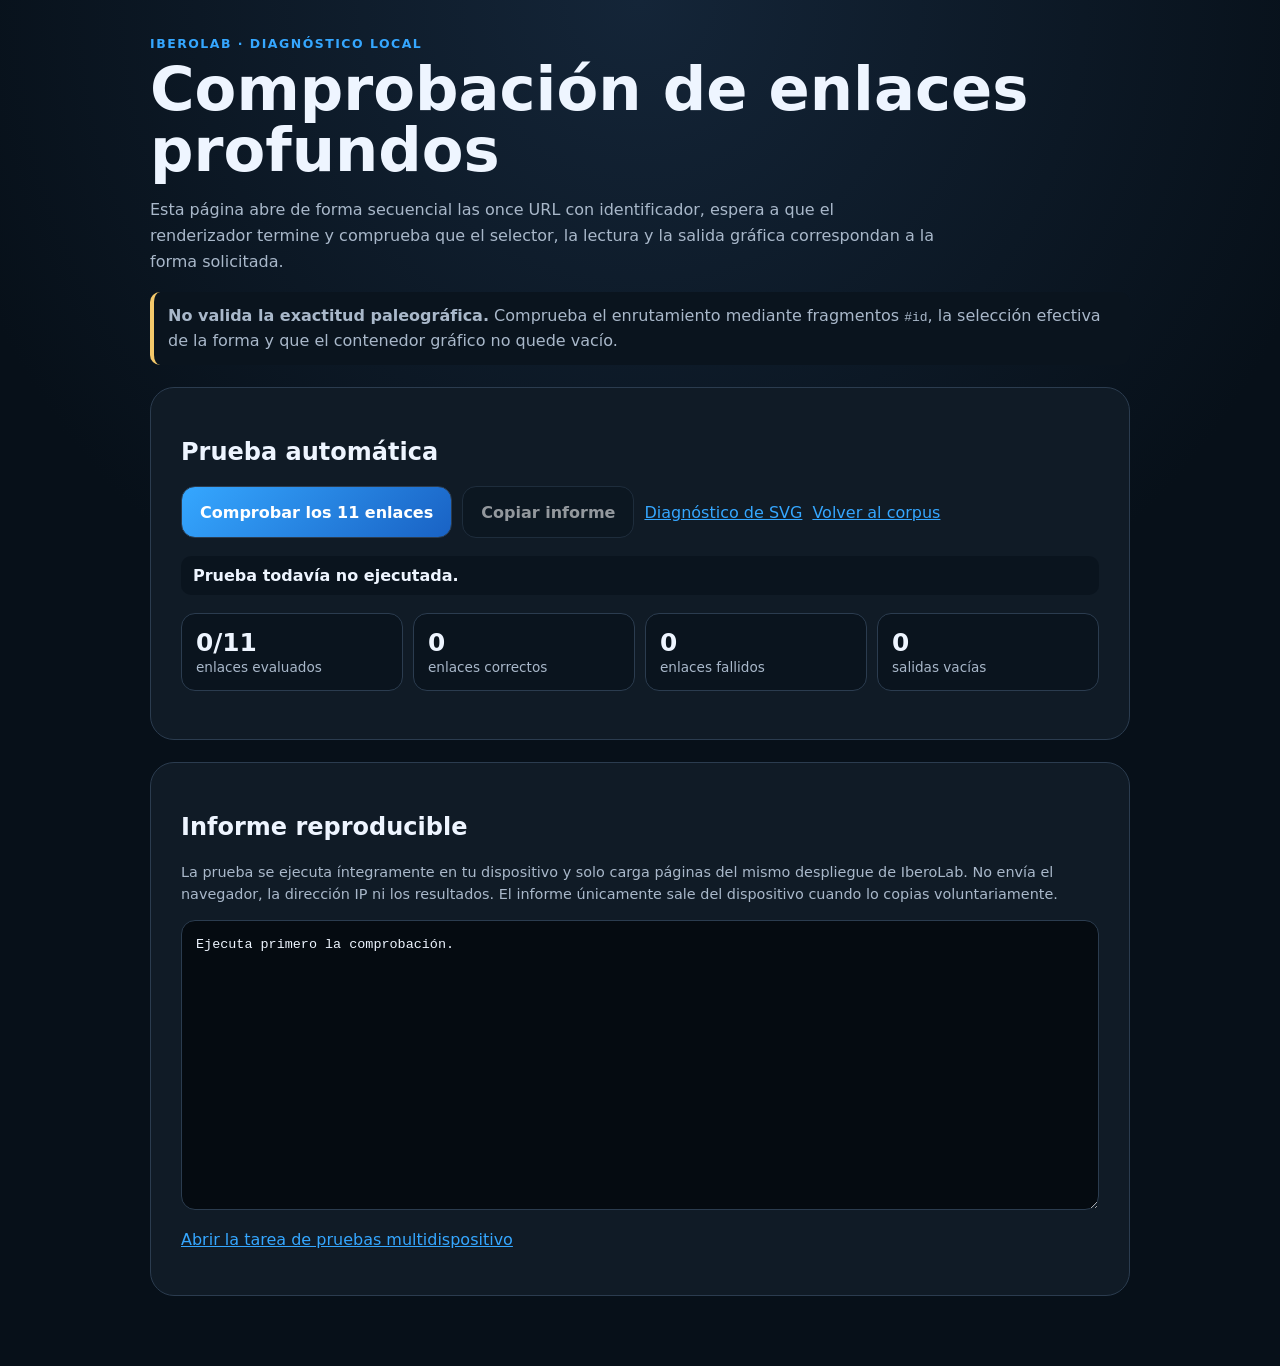
<file: docs/deep-link-test.html>
<!doctype html>
<html lang="es">
<head>
  <meta charset="utf-8">
  <meta name="viewport" content="width=device-width, initial-scale=1, viewport-fit=cover">
  <meta name="color-scheme" content="dark">
  <meta name="robots" content="noindex">
  <title>IberoLab — Diagnóstico de enlaces profundos</title>
  <style>
    :root {
      color-scheme: dark;
      --bg:#071019; --panel:#101b26; --panel2:#0a141e; --line:#2b3c4f;
      --text:#eef5ff; --muted:#a9b8ca; --accent:#35a7ff; --ok:#59d39b;
      --warn:#f4c86a; --error:#ff7b7b;
      font-family:Inter,ui-sans-serif,system-ui,-apple-system,BlinkMacSystemFont,"Segoe UI",sans-serif;
    }
    *{box-sizing:border-box}
    body{margin:0;min-height:100vh;background:radial-gradient(circle at top,#142538 0,var(--bg) 45rem);color:var(--text)}
    main{width:min(980px,calc(100% - 28px));margin:0 auto;padding:36px 0 70px}
    a{color:var(--accent)}
    .eyebrow{color:var(--accent);font-weight:800;letter-spacing:.12em;text-transform:uppercase;font-size:.78rem}
    h1{font-size:clamp(2rem,7vw,3.8rem);line-height:1;margin:8px 0 14px}
    .lead{color:var(--muted);line-height:1.65;max-width:790px}
    .panel{margin-top:22px;border:1px solid var(--line);background:var(--panel);border-radius:24px;padding:clamp(18px,4vw,30px)}
    .notice{border-left:4px solid var(--warn);padding:12px 14px;background:var(--panel2);color:var(--muted);line-height:1.55;border-radius:10px}
    button{min-height:52px;border:1px solid var(--line);border-radius:14px;padding:0 18px;font:inherit;font-weight:800;color:white;background:linear-gradient(135deg,var(--accent),#1962c4);cursor:pointer}
    button.secondary{background:var(--panel2)}
    button:disabled{opacity:.55;cursor:wait}
    .actions{display:flex;flex-wrap:wrap;gap:10px;margin:18px 0;align-items:center}
    .summary{display:grid;grid-template-columns:repeat(4,minmax(0,1fr));gap:10px;margin:18px 0}
    .metric{border:1px solid var(--line);border-radius:14px;background:var(--panel2);padding:14px}
    .metric strong{display:block;font-size:1.55rem}
    .metric span{color:var(--muted);font-size:.85rem}
    .status{font-weight:800;padding:10px 12px;border-radius:10px;background:var(--panel2)}
    .status.ok{color:var(--ok)} .status.error{color:var(--error)}
    .results{display:grid;gap:10px;margin-top:16px}
    .row{border:1px solid var(--line);border-radius:14px;background:var(--panel2);padding:13px 14px;display:grid;grid-template-columns:minmax(170px,1fr) 2fr auto;gap:12px;align-items:center}
    .row code{color:var(--text);overflow-wrap:anywhere}.row .detail{color:var(--muted);overflow-wrap:anywhere}
    .pill{border-radius:999px;padding:5px 9px;font-size:.78rem;font-weight:850;white-space:nowrap}
    .pill.ok{color:var(--ok);border:1px solid var(--ok)} .pill.error{color:var(--error);border:1px solid var(--error)}
    textarea{width:100%;min-height:290px;background:#050b11;color:var(--text);border:1px solid var(--line);border-radius:14px;padding:14px;font:500 .84rem/1.5 ui-monospace,SFMono-Regular,Menlo,Consolas,monospace;resize:vertical}
    .privacy{color:var(--muted);font-size:.9rem;line-height:1.55}
    #probeFrame{position:fixed;width:1px;height:1px;left:-10000px;top:-10000px;border:0;opacity:0;pointer-events:none}
    @media(max-width:700px){.summary{grid-template-columns:repeat(2,minmax(0,1fr))}.row{grid-template-columns:1fr}.pill{justify-self:start}.actions button{width:100%}}
  </style>
</head>
<body>
<main>
  <div class="eyebrow">IberoLab · diagnóstico local</div>
  <h1>Comprobación de enlaces profundos</h1>
  <p class="lead">Esta página abre de forma secuencial las once URL con identificador, espera a que el renderizador termine y comprueba que el selector, la lectura y la salida gráfica correspondan a la forma solicitada.</p>

  <div class="notice"><strong>No valida la exactitud paleográfica.</strong> Comprueba el enrutamiento mediante fragmentos <code>#id</code>, la selección efectiva de la forma y que el contenedor gráfico no quede vacío.</div>

  <section class="panel">
    <h2>Prueba automática</h2>
    <div class="actions">
      <button id="runButton" type="button">Comprobar los 11 enlaces</button>
      <button id="copyButton" class="secondary" type="button" disabled>Copiar informe</button>
      <a href="test.html">Diagnóstico de SVG</a>
      <a href="./">Volver al corpus</a>
    </div>
    <div id="globalStatus" class="status">Prueba todavía no ejecutada.</div>
    <div class="summary">
      <div class="metric"><strong id="linksMetric">0/11</strong><span>enlaces evaluados</span></div>
      <div class="metric"><strong id="passedMetric">0</strong><span>enlaces correctos</span></div>
      <div class="metric"><strong id="failedMetric">0</strong><span>enlaces fallidos</span></div>
      <div class="metric"><strong id="emptyMetric">0</strong><span>salidas vacías</span></div>
    </div>
    <div id="results" class="results" aria-live="polite"></div>
  </section>

  <section class="panel">
    <h2>Informe reproducible</h2>
    <p class="privacy">La prueba se ejecuta íntegramente en tu dispositivo y solo carga páginas del mismo despliegue de IberoLab. No envía el navegador, la dirección IP ni los resultados. El informe únicamente sale del dispositivo cuando lo copias voluntariamente.</p>
    <textarea id="report" readonly aria-label="Informe técnico de enlaces profundos">Ejecuta primero la comprobación.</textarea>
    <p><a href="https://github.com/iberolab-es/IberoLab/issues/6" target="_blank" rel="noopener noreferrer">Abrir la tarea de pruebas multidispositivo</a></p>
  </section>
</main>

<iframe id="probeFrame" title="Marco técnico para comprobar enlaces profundos" aria-hidden="true"></iframe>

<script>
(() => {
  "use strict";

  const TARGETS = [
    {id:"ib-ne-ildirda-001", form:"ildiŕda"},
    {id:"ib-ne-erder-001", form:"erder"},
    {id:"ib-ne-undikesken-001", form:"undikesken"},
    {id:"ib-ne-ars-001", form:"ars"},
    {id:"ib-ne-ekiar-001", form:"ekiar"},
    {id:"ib-ne-egiar-001", form:"egiar"},
    {id:"ib-ne-likine-001", form:"likine"},
    {id:"ib-ne-tarsaban-001", form:"taŕśabań"},
    {id:"ib-ne-baisetas-001", form:"baisetaś"},
    {id:"ib-ne-seltar-001", form:"seltar"},
    {id:"ib-ne-ebanen-001", form:"ebanen"}
  ];

  const runButton = document.getElementById("runButton");
  const copyButton = document.getElementById("copyButton");
  const globalStatus = document.getElementById("globalStatus");
  const results = document.getElementById("results");
  const report = document.getElementById("report");
  const frame = document.getElementById("probeFrame");

  function sleep(milliseconds) {
    return new Promise(resolve => setTimeout(resolve, milliseconds));
  }

  function waitForLoad(timeoutMilliseconds = 15000) {
    return new Promise((resolve, reject) => {
      const timer = setTimeout(() => {
        cleanup();
        reject(new Error("timeout-load"));
      }, timeoutMilliseconds);
      const onLoad = () => {
        cleanup();
        resolve();
      };
      const cleanup = () => {
        clearTimeout(timer);
        frame.removeEventListener("load", onLoad);
      };
      frame.addEventListener("load", onLoad, {once:true});
    });
  }

  async function waitForRenderer(timeoutMilliseconds = 5000) {
    const deadline = Date.now() + timeoutMilliseconds;
    while (Date.now() < deadline) {
      const root = frame.contentDocument?.documentElement;
      if (root?.dataset.rendererReady === "true") return true;
      await sleep(50);
    }
    return false;
  }

  async function evaluateTarget(target, ordinal) {
    const nonce = `${Date.now()}-${ordinal}`;
    const url = new URL(`./?iberolab_deep_link_test=${encodeURIComponent(nonce)}#${encodeURIComponent(target.id)}`, location.href);
    const loadPromise = waitForLoad();
    frame.src = url.href;
    await loadPromise;

    const ready = await waitForRenderer();
    const documentInFrame = frame.contentDocument;
    const windowInFrame = frame.contentWindow;
    const selectedId = documentInFrame?.getElementById("formSelect")?.value ?? null;
    const reading = documentInFrame?.getElementById("readingText")?.textContent?.trim() ?? null;
    const output = documentInFrame?.getElementById("glyphOutput");
    const renderedChildren = output?.children?.length ?? 0;
    const actualHash = windowInFrame?.location?.hash ?? null;
    const requestedHash = `#${target.id}`;
    const passed = ready && actualHash === requestedHash && selectedId === target.id && reading === target.form && renderedChildren > 0;

    return {
      id: target.id,
      form: target.form,
      requested_hash: requestedHash,
      actual_hash: actualHash,
      renderer_ready: ready,
      selected_id: selectedId,
      reading,
      rendered_children: renderedChildren,
      passed,
      error: passed ? null : "deep-link-state-mismatch"
    };
  }

  function appendRow(item) {
    const row = document.createElement("div");
    row.className = "row";
    const name = document.createElement("code");
    name.textContent = `${item.form} · #${item.id}`;
    const detail = document.createElement("div");
    detail.className = "detail";
    detail.textContent = item.passed
      ? `${item.selected_id}; ${item.rendered_children} elementos gráficos`
      : `hash=${item.actual_hash}; selección=${item.selected_id}; lectura=${item.reading}; salida=${item.rendered_children}`;
    const pill = document.createElement("span");
    pill.className = `pill ${item.passed ? "ok" : "error"}`;
    pill.textContent = item.passed ? "correcto" : "fallo";
    row.append(name, detail, pill);
    results.append(row);
  }

  async function run() {
    runButton.disabled = true;
    copyButton.disabled = true;
    results.replaceChildren();
    globalStatus.className = "status";
    globalStatus.textContent = "Comprobando enlaces profundos…";

    const linkReport = [];
    for (let index = 0; index < TARGETS.length; index += 1) {
      const target = TARGETS[index];
      let item;
      try {
        item = await evaluateTarget(target, index);
      } catch (error) {
        item = {
          id: target.id,
          form: target.form,
          requested_hash: `#${target.id}`,
          actual_hash: null,
          renderer_ready: false,
          selected_id: null,
          reading: null,
          rendered_children: 0,
          passed: false,
          error: error instanceof Error ? error.message : String(error)
        };
      }
      linkReport.push(item);
      appendRow(item);
      document.getElementById("linksMetric").textContent = `${linkReport.length}/${TARGETS.length}`;
    }

    frame.removeAttribute("src");
    const passedCount = linkReport.filter(item => item.passed).length;
    const failedCount = TARGETS.length - passedCount;
    const emptyOutputs = linkReport.filter(item => item.rendered_children === 0).length;
    const passed = passedCount === TARGETS.length && emptyOutputs === 0;

    document.getElementById("passedMetric").textContent = String(passedCount);
    document.getElementById("failedMetric").textContent = String(failedCount);
    document.getElementById("emptyMetric").textContent = String(emptyOutputs);
    globalStatus.className = `status ${passed ? "ok" : "error"}`;
    globalStatus.textContent = passed
      ? "Prueba superada: los 11 identificadores seleccionan la forma correcta y ninguna salida queda vacía."
      : "La prueba ha detectado uno o más enlaces profundos incorrectos. Copia el informe para documentarlos.";

    const payload = {
      application: "IberoLab deep-link self-test",
      version: "1.0.0",
      asset_mode: "local_repository",
      executed_at: new Date().toISOString(),
      page: location.href,
      user_agent: navigator.userAgent,
      language: navigator.language,
      online: navigator.onLine,
      result: passed ? "pass" : "fail",
      metrics: {
        links_evaluated: linkReport.length,
        links_total: TARGETS.length,
        links_passed: passedCount,
        links_failed: failedCount,
        empty_outputs: emptyOutputs
      },
      links: linkReport
    };

    report.value = JSON.stringify(payload, null, 2);
    copyButton.disabled = false;
    runButton.disabled = false;
    document.documentElement.dataset.deepLinkTest = passed ? "pass" : "fail";
  }

  async function copyReport() {
    try {
      await navigator.clipboard.writeText(report.value);
      copyButton.textContent = "Informe copiado";
    } catch {
      report.focus();
      report.select();
      document.execCommand("copy");
      copyButton.textContent = "Informe seleccionado";
    }
    setTimeout(() => { copyButton.textContent = "Copiar informe"; }, 1800);
  }

  runButton.addEventListener("click", run);
  copyButton.addEventListener("click", copyReport);
})();
</script>
</body>
</html>
</file>
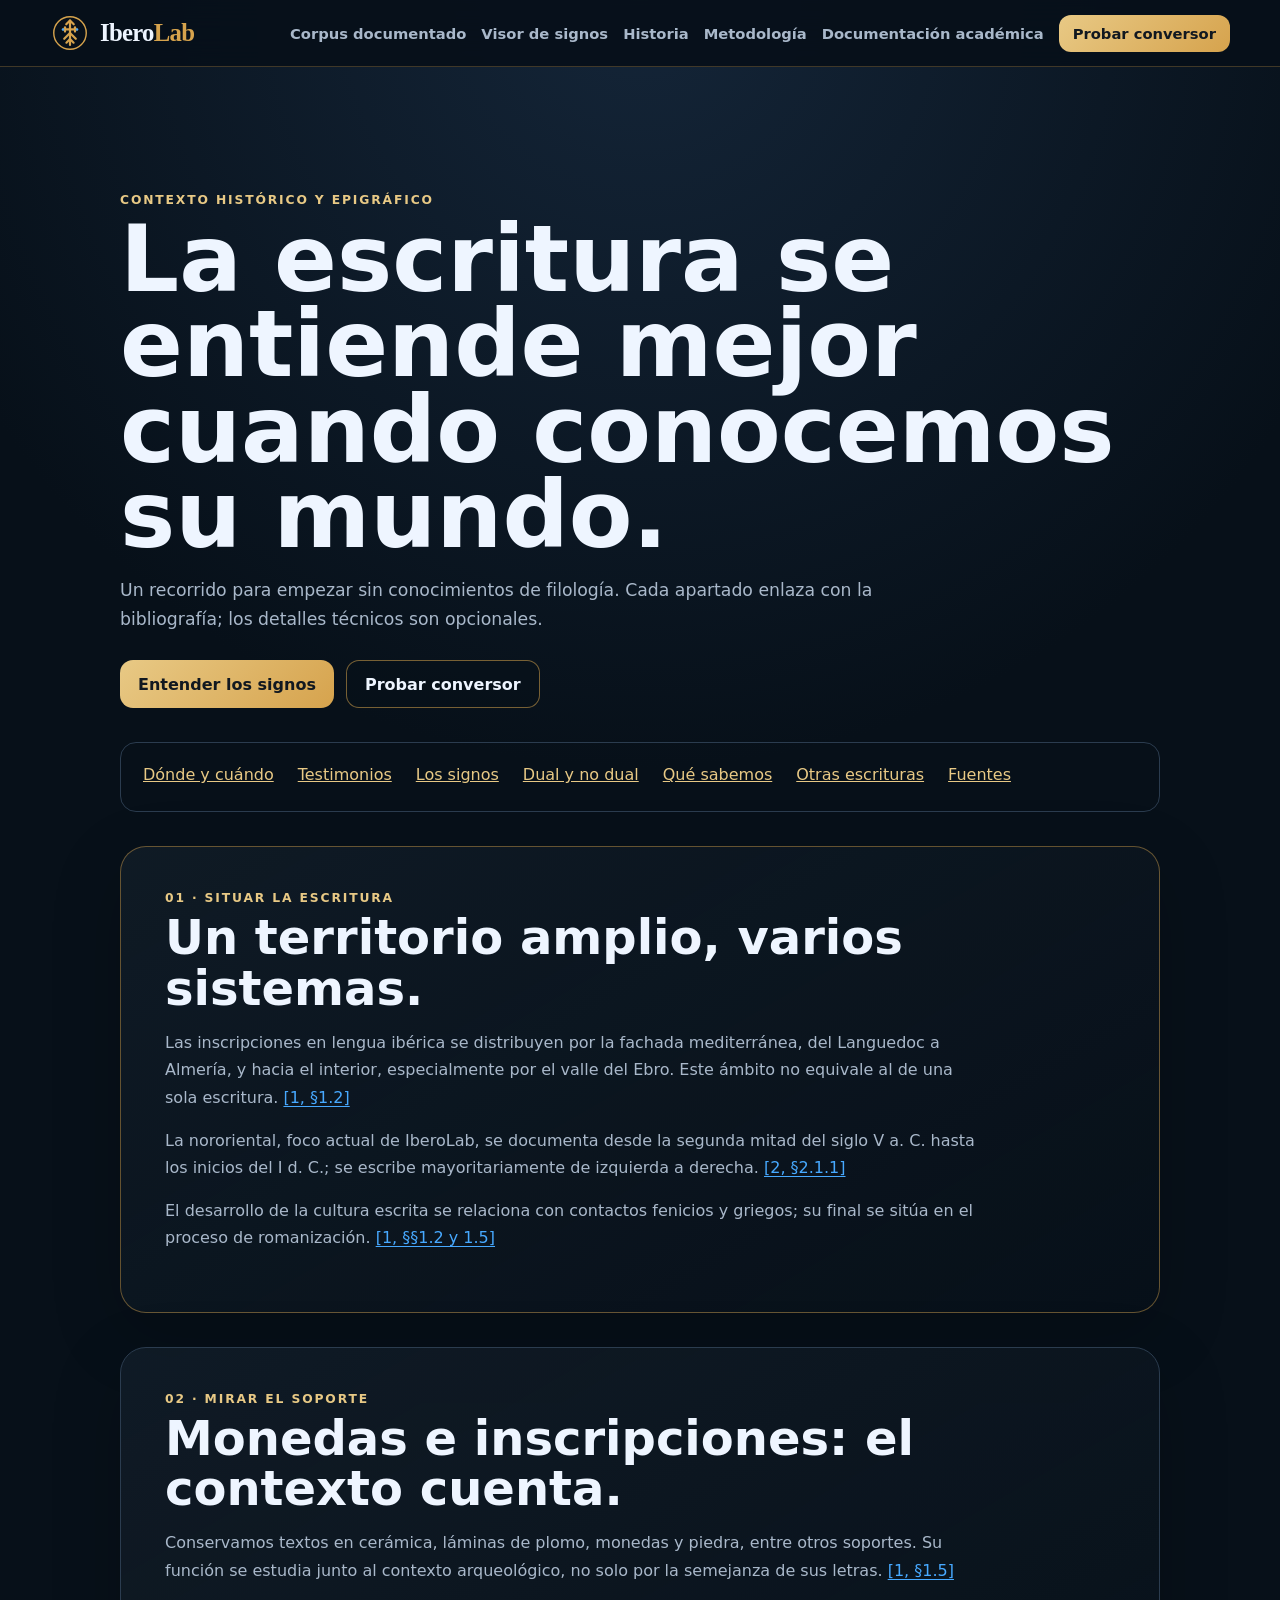
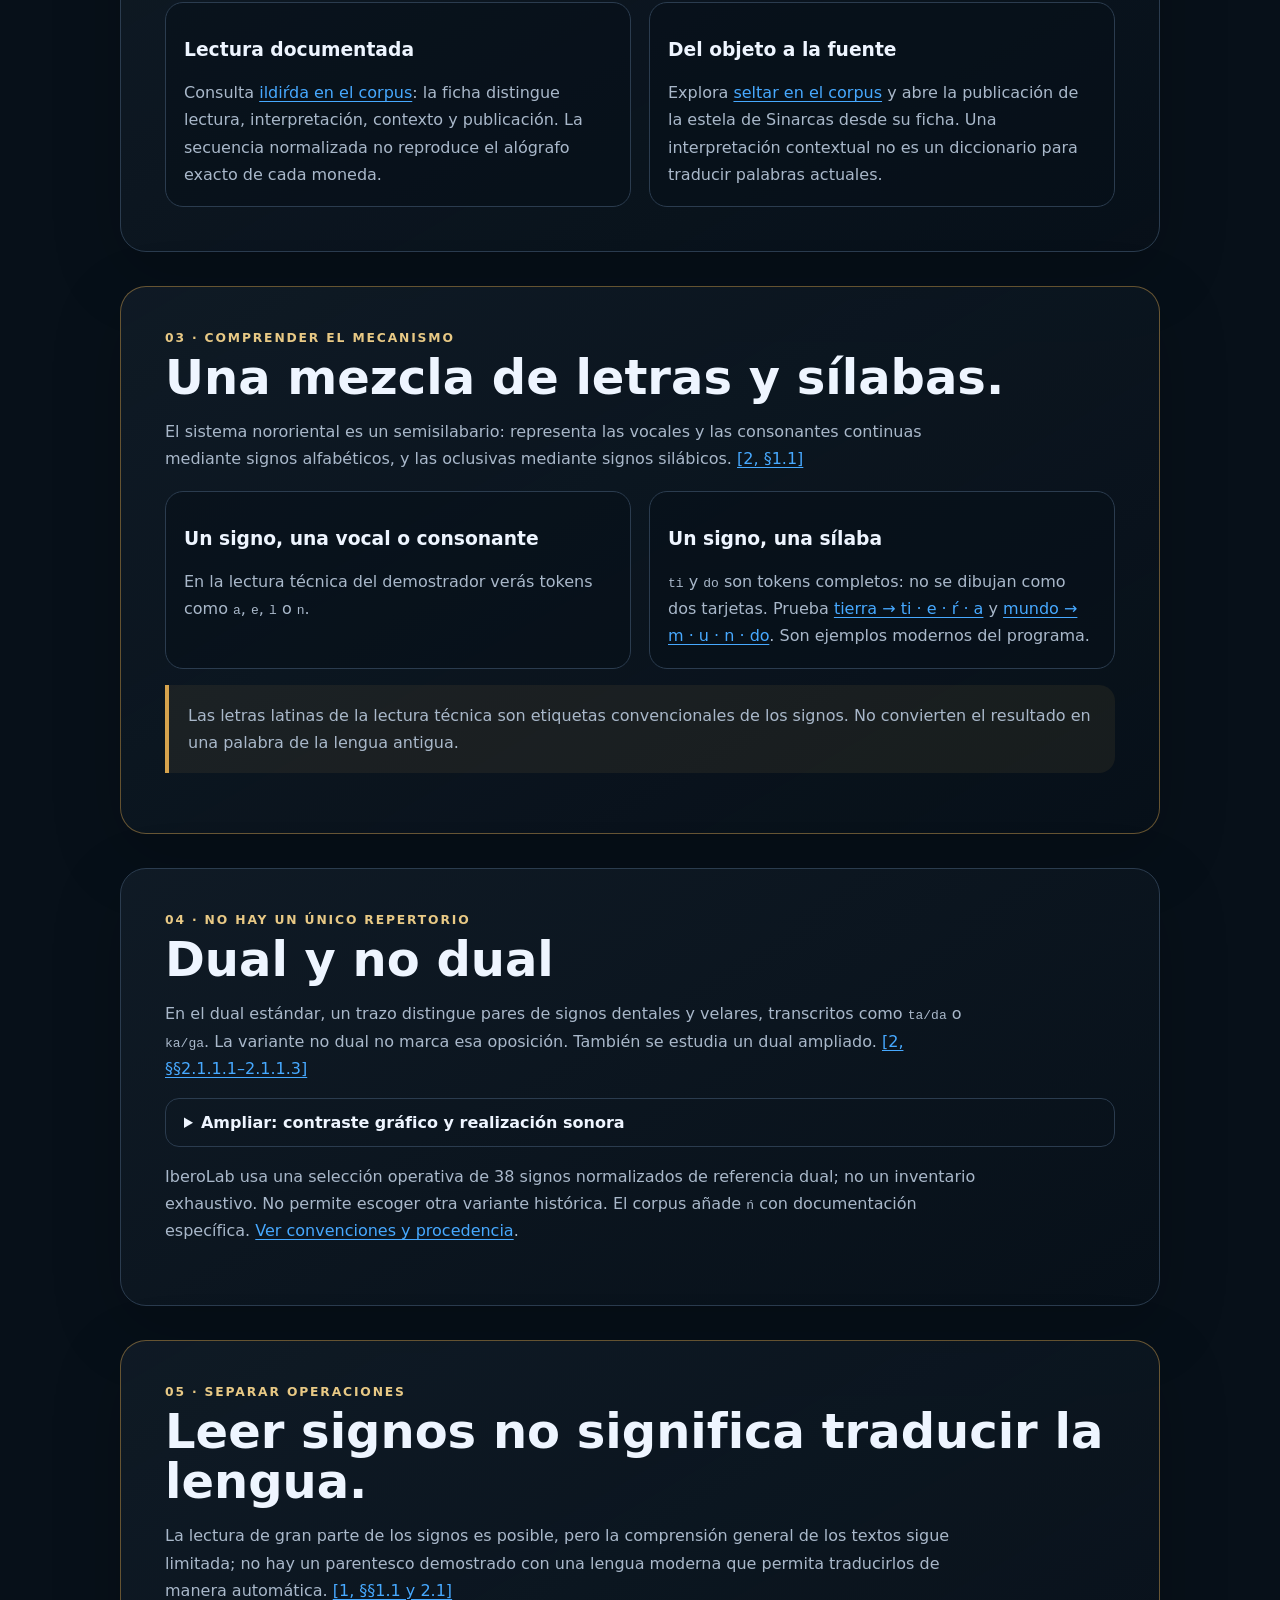
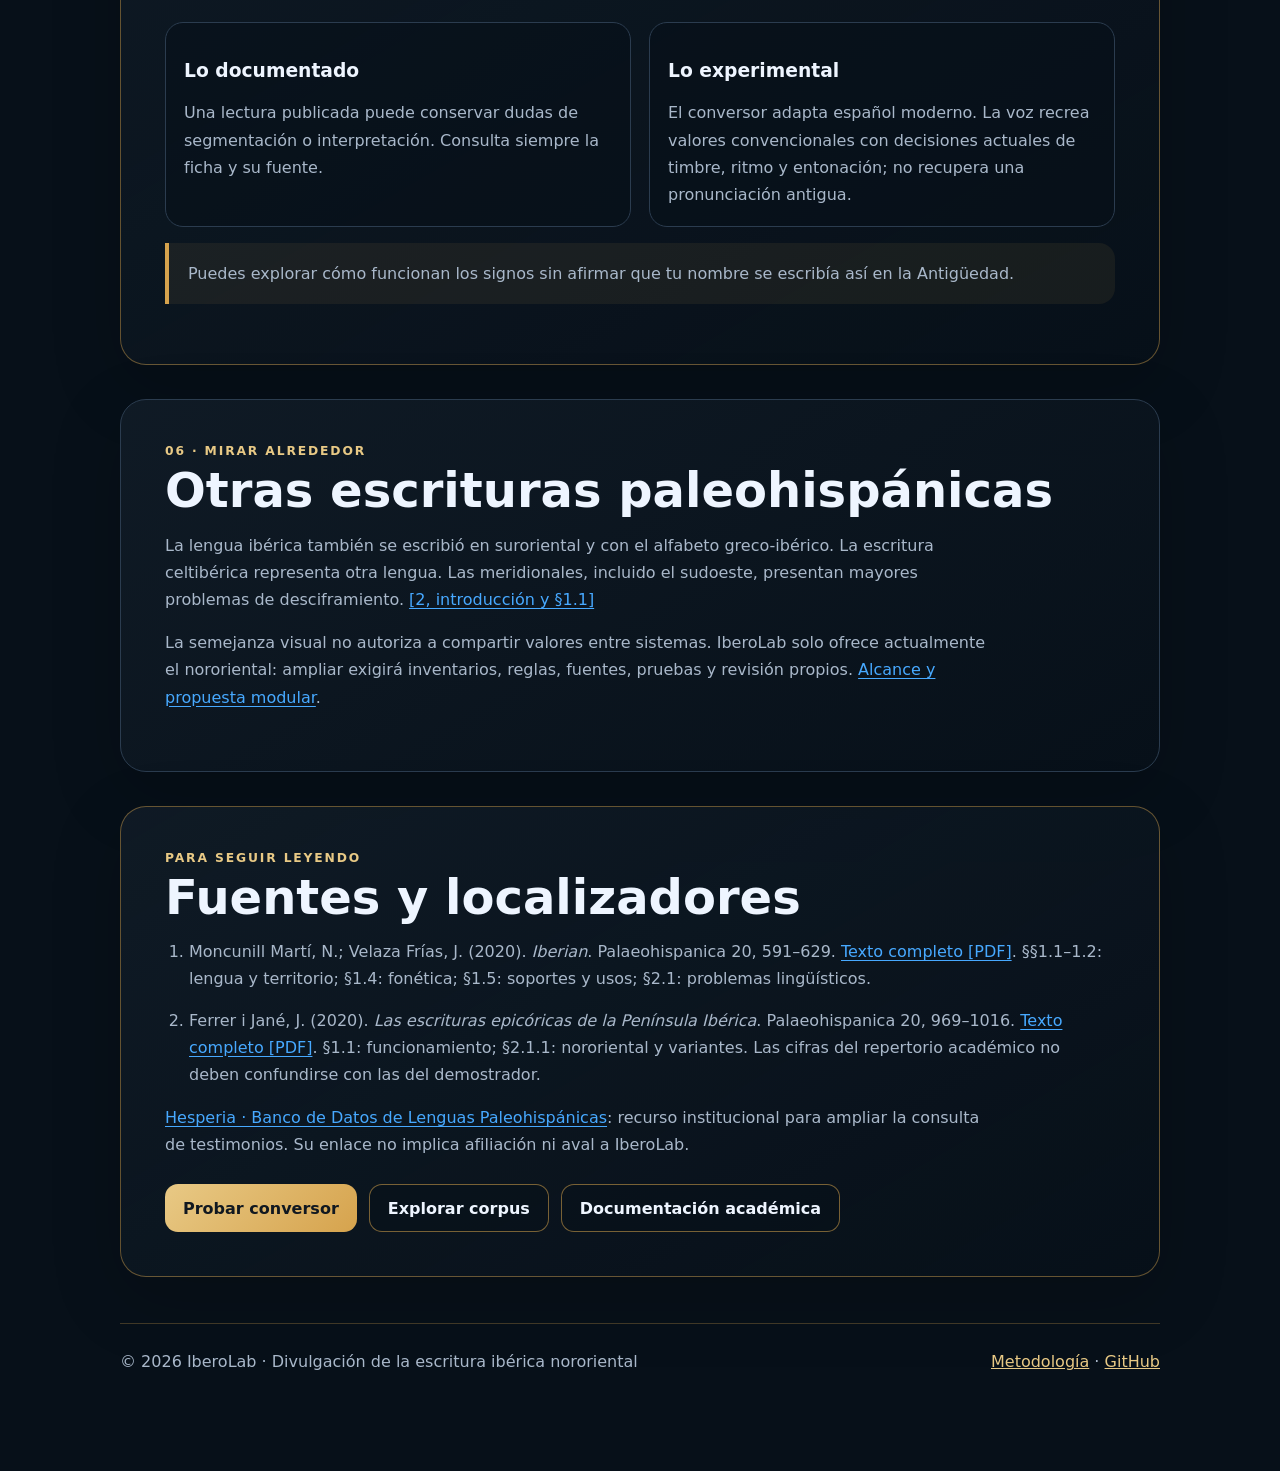
<file: docs/historia.html>
<!doctype html><html lang="es"><head><meta charset="utf-8"><meta name="viewport" content="width=device-width,initial-scale=1,viewport-fit=cover"><meta name="color-scheme" content="dark"><meta name="description" content="Introducción didáctica a los pueblos ibéricos, su escritura y los límites del conocimiento actual."><link rel="canonical" href="https://iberolab-es.github.io/IberoLab/historia.html"><link rel="icon" href="assets/brand/iberolab-mark.svg" type="image/svg+xml"><link rel="manifest" href="site.webmanifest"><meta name="theme-color" content="#10253a"><meta property="og:type" content="website"><meta property="og:title" content="IberoLab · Historia y contexto"><meta property="og:description" content="Una introducción clara al mundo ibérico, su escritura y lo que todavía no podemos traducir."><meta property="og:url" content="https://iberolab-es.github.io/IberoLab/historia.html"><meta property="og:image" content="https://iberolab-es.github.io/IberoLab/assets/brand/iberolab-social-card.png"><meta name="twitter:card" content="summary_large_image"><title>IberoLab — Historia y contexto</title><link rel="stylesheet" href="public-site.css"><style>:root{color-scheme:dark;font-family:Inter,ui-sans-serif,system-ui,-apple-system,BlinkMacSystemFont,"Segoe UI",sans-serif;background:#071019;color:#eef5ff}*{box-sizing:border-box}body{margin:0;background:radial-gradient(circle at top,#142538 0,#071019 48rem)}</style></head><body><a class="skip-link" href="#contenido">Saltar al contenido</a><nav class="public-nav"><div class="public-nav-inner"><a class="public-brand" href="./"><img src="assets/brand/iberolab-mark.svg" alt=""><span class="public-brand-name">Ibero<span>Lab</span></span></a><div class="public-links"><a href="corpus.html">Corpus documentado</a><a href="./#corpus">Visor de signos</a><a href="historia.html" aria-current="page">Historia</a><a href="metodologia.html">Metodología</a><a href="academia.html">Documentación académica</a><a class="public-cta" href="convertir.html">Probar conversor</a></div></div></nav><main id="contenido" tabindex="-1" class="page-shell">
  <header class="page-hero">
    <div class="section-kicker">Contexto histórico y epigráfico</div>
    <h1>La escritura se entiende mejor cuando conocemos su mundo.</h1>
    <p>Un recorrido para empezar sin conocimientos de filología. Cada apartado enlaza con la bibliografía; los detalles técnicos son opcionales.</p>
    <div class="cta-row"><a class="cta-link gold" href="#sistema">Entender los signos</a><a class="cta-link outline" href="convertir.html">Probar conversor</a></div>
  </header>
  <nav class="context-index" aria-label="En esta página"><a href="#mundo">Dónde y cuándo</a><a href="#testimonios">Testimonios</a><a href="#sistema">Los signos</a><a href="#dual">Dual y no dual</a><a href="#limites">Qué sabemos</a><a href="#otras">Otras escrituras</a><a href="#fuentes">Fuentes</a></nav>
  <section class="section-block gold-edge" id="mundo">
    <div class="section-kicker">01 · Situar la escritura</div><h2 class="section-title">Un territorio amplio, varios sistemas.</h2>
    <p class="section-lead">Las inscripciones en lengua ibérica se distribuyen por la fachada mediterránea, del Languedoc a Almería, y hacia el interior, especialmente por el valle del Ebro. Este ámbito no equivale al de una sola escritura. <a href="#ref-mv">[1, §1.2]</a></p>
    <p class="section-lead">La nororiental, foco actual de IberoLab, se documenta desde la segunda mitad del siglo V a. C. hasta los inicios del I d. C.; se escribe mayoritariamente de izquierda a derecha. <a href="#ref-ferrer">[2, §2.1.1]</a></p>
    <p class="section-lead">El desarrollo de la cultura escrita se relaciona con contactos fenicios y griegos; su final se sitúa en el proceso de romanización. <a href="#ref-mv">[1, §§1.2 y 1.5]</a></p>
  </section>
  <section class="section-block" id="testimonios">
    <div class="section-kicker">02 · Mirar el soporte</div><h2 class="section-title">Monedas e inscripciones: el contexto cuenta.</h2>
    <p class="section-lead">Conservamos textos en cerámica, láminas de plomo, monedas y piedra, entre otros soportes. Su función se estudia junto al contexto arqueológico, no solo por la semejanza de sus letras. <a href="#ref-mv">[1, §1.5]</a></p>
    <div class="article-grid">
      <article class="article-card"><h3>Lectura documentada</h3><p>Consulta <a href="./#ib-ne-ildirda-001">ildiŕda en el corpus</a>: la ficha distingue lectura, interpretación, contexto y publicación. La secuencia normalizada no reproduce el alógrafo exacto de cada moneda.</p></article>
      <article class="article-card"><h3>Del objeto a la fuente</h3><p>Explora <a href="./#ib-ne-seltar-001">seltar en el corpus</a> y abre la publicación de la estela de Sinarcas desde su ficha. Una interpretación contextual no es un diccionario para traducir palabras actuales.</p></article>
    </div>
  </section>
  <section class="section-block gold-edge" id="sistema">
    <div class="section-kicker">03 · Comprender el mecanismo</div><h2 class="section-title">Una mezcla de letras y sílabas.</h2>
    <p class="section-lead">El sistema nororiental es un semisilabario: representa las vocales y las consonantes continuas mediante signos alfabéticos, y las oclusivas mediante signos silábicos. <a href="#ref-ferrer">[2, §1.1]</a></p>
    <div class="article-grid">
      <article class="article-card"><h3>Un signo, una vocal o consonante</h3><p>En la lectura técnica del demostrador verás tokens como <code>a</code>, <code>e</code>, <code>l</code> o <code>n</code>.</p></article>
      <article class="article-card"><h3>Un signo, una sílaba</h3><p><code>ti</code> y <code>do</code> son tokens completos: no se dibujan como dos tarjetas. Prueba <a href="convertir.html?q=tierra">tierra → ti · e · ŕ · a</a> y <a href="convertir.html?q=mundo">mundo → m · u · n · do</a>. Son ejemplos modernos del programa.</p></article>
    </div>
    <p class="callout">Las letras latinas de la lectura técnica son etiquetas convencionales de los signos. No convierten el resultado en una palabra de la lengua antigua.</p>
  </section>
  <section class="section-block" id="dual">
    <div class="section-kicker">04 · No hay un único repertorio</div><h2 class="section-title">Dual y no dual</h2>
    <p class="section-lead">En el dual estándar, un trazo distingue pares de signos dentales y velares, transcritos como <code>ta/da</code> o <code>ka/ga</code>. La variante no dual no marca esa oposición. También se estudia un dual ampliado. <a href="#ref-ferrer">[2, §§2.1.1.1–2.1.1.3]</a></p>
    <details class="learning-details"><summary>Ampliar: contraste gráfico y realización sonora</summary><p>La oposición suele interpretarse como sorda/sonora; su realización precisa admite discusión, incluida una distinción fortis/lenis. <a href="#ref-mv">[1, §1.4]</a> No trasladamos automáticamente la fonética española a los signos antiguos.</p></details>
    <p class="section-lead">IberoLab usa una selección operativa de 38 signos normalizados de referencia dual; no un inventario exhaustivo. No permite escoger otra variante histórica. El corpus añade <code>ń</code> con documentación específica. <a href="metodologia.html#convenciones">Ver convenciones y procedencia</a>.</p>
  </section>
  <section class="section-block gold-edge" id="limites">
    <div class="section-kicker">05 · Separar operaciones</div><h2 class="section-title">Leer signos no significa traducir la lengua.</h2>
    <p class="section-lead">La lectura de gran parte de los signos es posible, pero la comprensión general de los textos sigue limitada; no hay un parentesco demostrado con una lengua moderna que permita traducirlos de manera automática. <a href="#ref-mv">[1, §§1.1 y 2.1]</a></p>
    <div class="article-grid"><article class="article-card"><h3>Lo documentado</h3><p>Una lectura publicada puede conservar dudas de segmentación o interpretación. Consulta siempre la ficha y su fuente.</p></article><article class="article-card"><h3>Lo experimental</h3><p>El conversor adapta español moderno. La voz recrea valores convencionales con decisiones actuales de timbre, ritmo y entonación; no recupera una pronunciación antigua.</p></article></div>
    <p class="callout">Puedes explorar cómo funcionan los signos sin afirmar que tu nombre se escribía así en la Antigüedad.</p>
  </section>
  <section class="section-block" id="otras">
    <div class="section-kicker">06 · Mirar alrededor</div><h2 class="section-title">Otras escrituras paleohispánicas</h2>
    <p class="section-lead">La lengua ibérica también se escribió en suroriental y con el alfabeto greco-ibérico. La escritura celtibérica representa otra lengua. Las meridionales, incluido el sudoeste, presentan mayores problemas de desciframiento. <a href="#ref-ferrer">[2, introducción y §1.1]</a></p>
    <p class="section-lead">La semejanza visual no autoriza a compartir valores entre sistemas. IberoLab solo ofrece actualmente el nororiental: ampliar exigirá inventarios, reglas, fuentes, pruebas y revisión propios. <a href="RESEARCH_SCOPE.md">Alcance y propuesta modular</a>.</p>
  </section>
  <section class="section-block gold-edge" id="fuentes">
    <div class="section-kicker">Para seguir leyendo</div><h2 class="section-title">Fuentes y localizadores</h2>
    <ol class="source-list">
      <li id="ref-mv">Moncunill Martí, N.; Velaza Frías, J. (2020). <em>Iberian</em>. Palaeohispanica 20, 591–629. <a href="https://ifc.dpz.es/recursos/publicaciones/38/77/17moncunillvelaza.pdf">Texto completo [PDF]</a>. §§1.1–1.2: lengua y territorio; §1.4: fonética; §1.5: soportes y usos; §2.1: problemas lingüísticos.</li>
      <li id="ref-ferrer">Ferrer i Jané, J. (2020). <em>Las escrituras epicóricas de la Península Ibérica</em>. Palaeohispanica 20, 969–1016. <a href="https://ifc.dpz.es/recursos/publicaciones/38/77/27ferrer.pdf">Texto completo [PDF]</a>. §1.1: funcionamiento; §2.1.1: nororiental y variantes. Las cifras del repertorio académico no deben confundirse con las del demostrador.</li>
    </ol>
    <p class="section-lead"><a href="https://hesperia.ucm.es/">Hesperia · Banco de Datos de Lenguas Paleohispánicas</a>: recurso institucional para ampliar la consulta de testimonios. Su enlace no implica afiliación ni aval a IberoLab.</p>
    <div class="cta-row"><a class="cta-link gold" href="convertir.html">Probar conversor</a><a class="cta-link outline" href="./#corpus">Explorar corpus</a><a class="cta-link outline" href="academia.html">Documentación académica</a></div>
  </section>
  <footer class="public-footer"><span>© 2026 IberoLab · Divulgación de la escritura ibérica nororiental</span><span><a href="metodologia.html">Metodología</a> · <a href="https://github.com/iberolab-es/IberoLab">GitHub</a></span></footer>
</main>
</body></html>
</file>
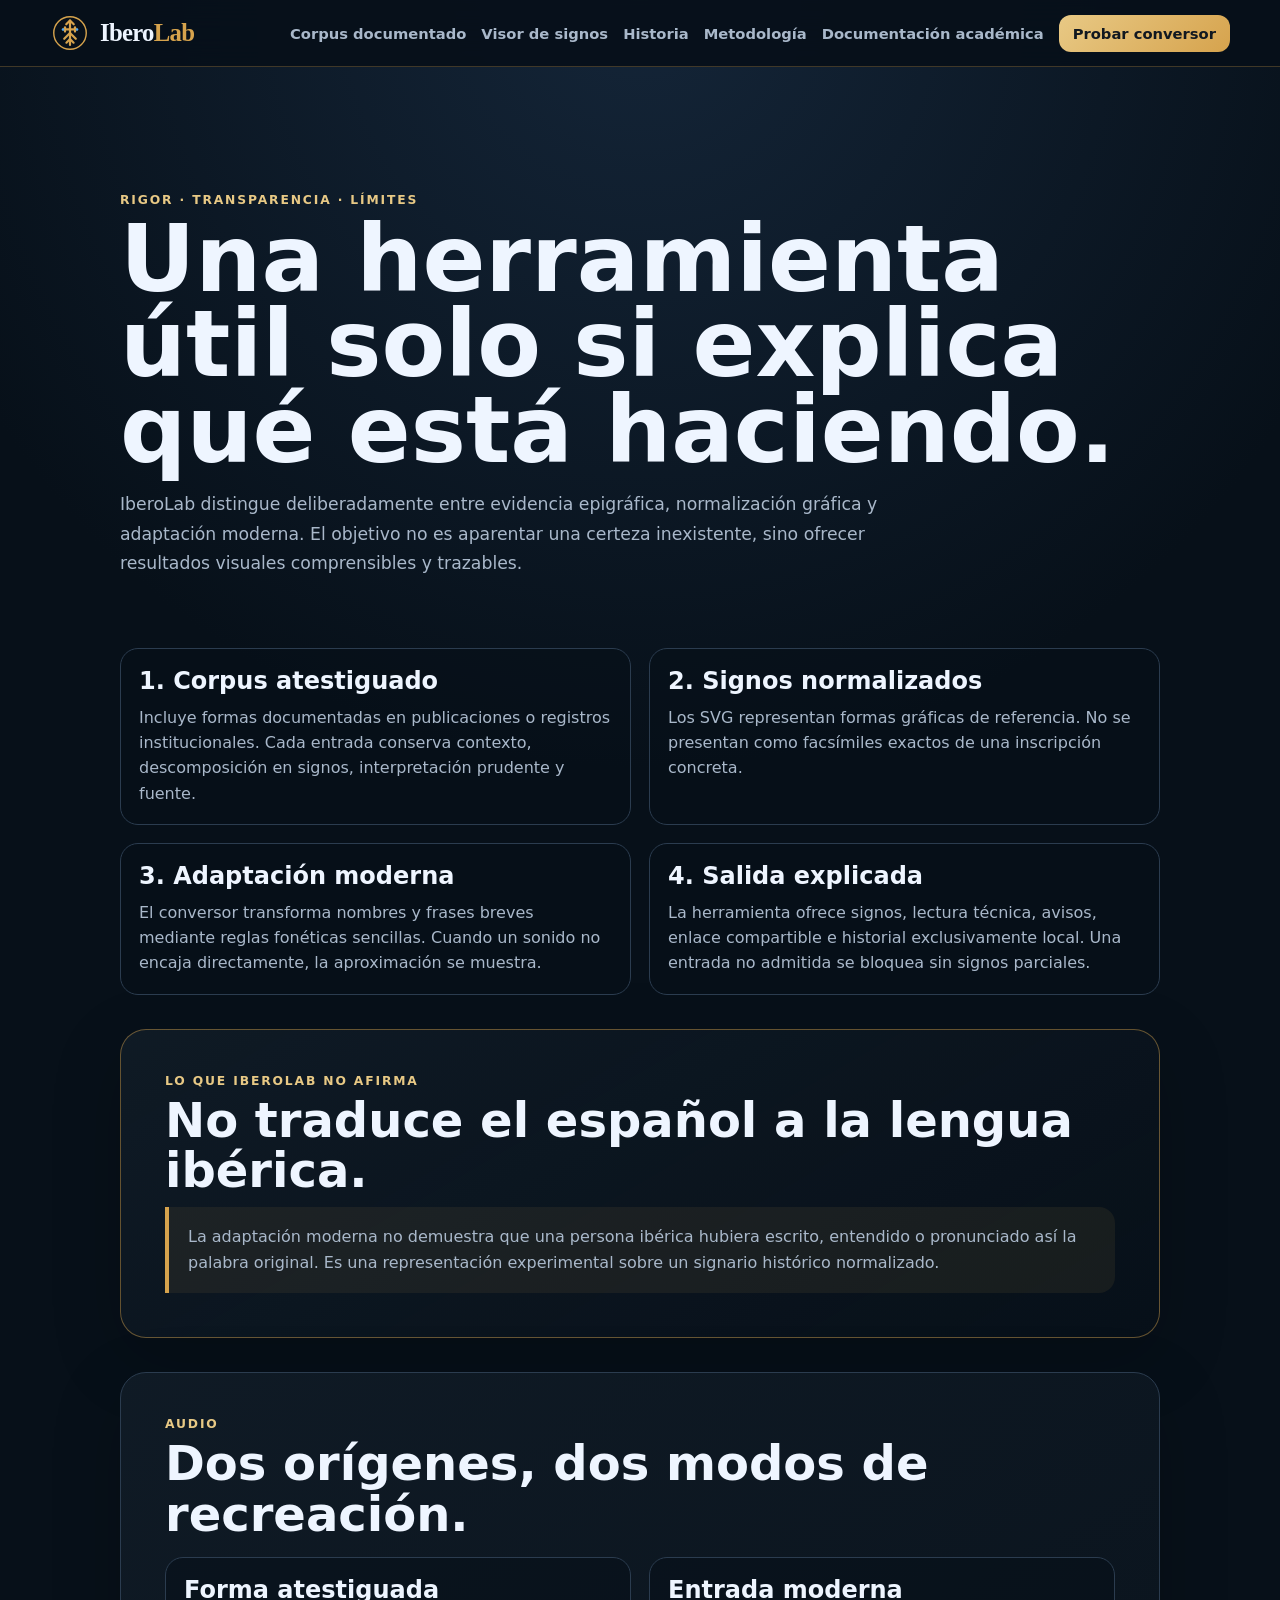
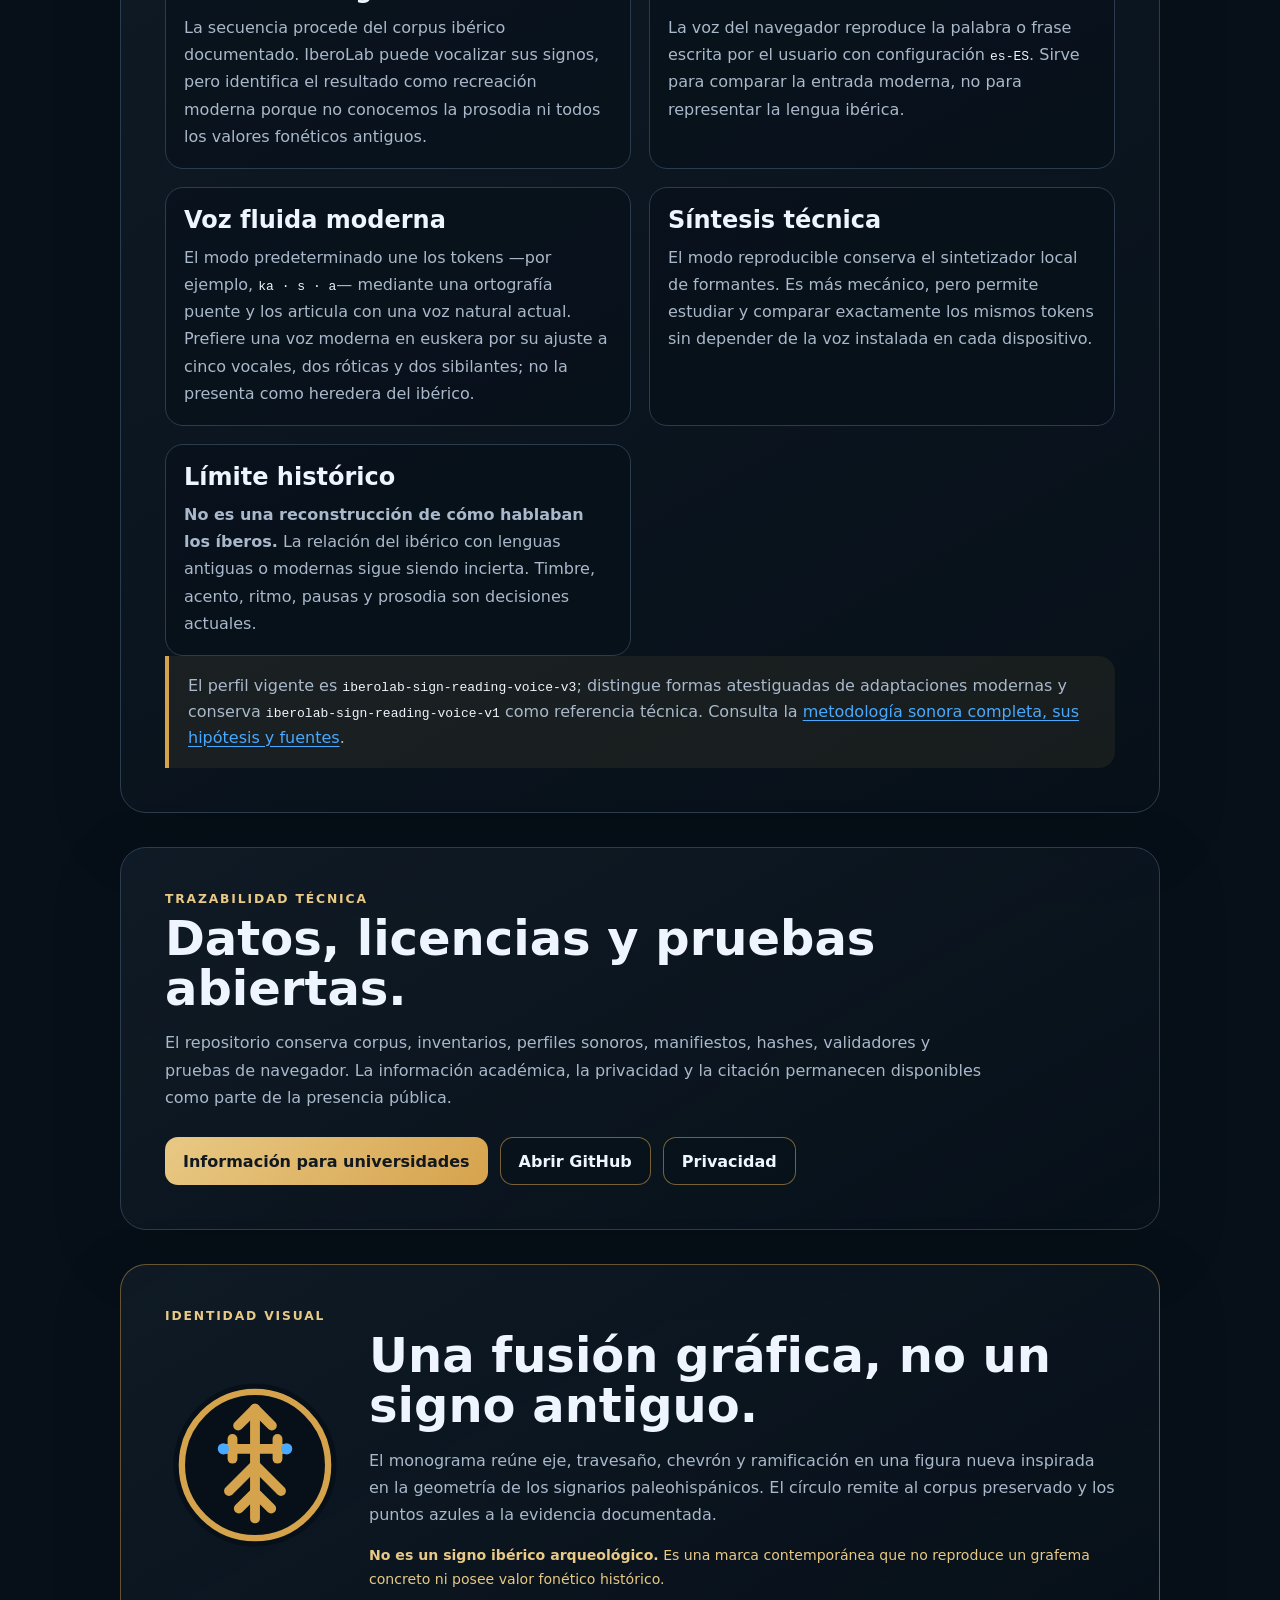
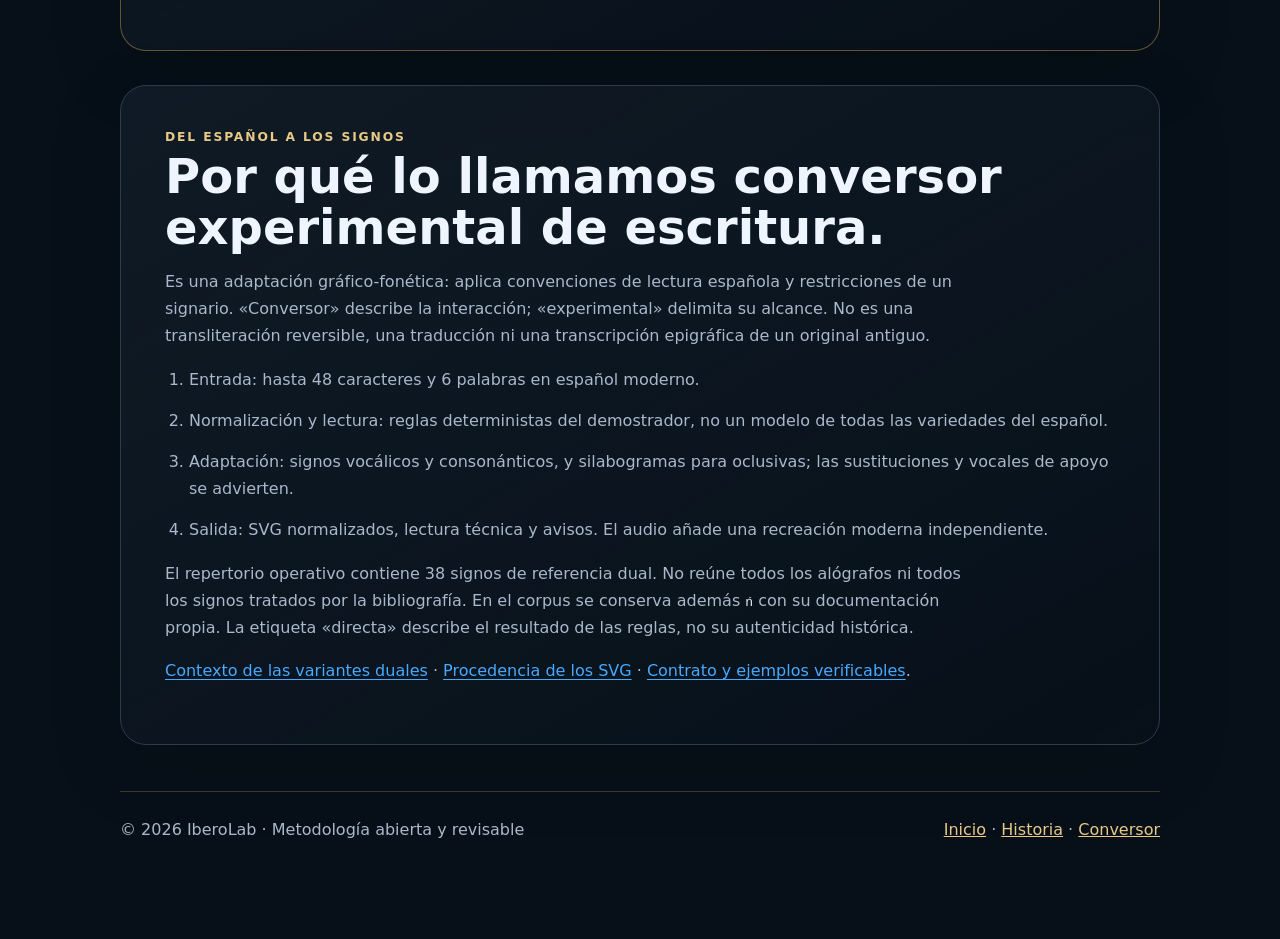
<file: docs/metodologia.html>
<!doctype html>
<html lang="es">
<head>
  <meta charset="utf-8">
  <meta name="viewport" content="width=device-width,initial-scale=1,viewport-fit=cover">
  <meta name="color-scheme" content="dark">
  <meta name="description" content="Metodología, límites y criterios de transparencia de IberoLab.">
  <link rel="canonical" href="https://iberolab-es.github.io/IberoLab/metodologia.html">
  <link rel="icon" href="assets/brand/iberolab-mark.svg" type="image/svg+xml">
  <link rel="manifest" href="site.webmanifest">
  <meta name="theme-color" content="#10253a">
  <meta property="og:type" content="website">
  <meta property="og:title" content="IberoLab · Metodología">
  <meta property="og:description" content="Cómo distingue IberoLab entre corpus, signos normalizados y adaptación experimental.">
  <meta property="og:url" content="https://iberolab-es.github.io/IberoLab/metodologia.html">
  <meta property="og:image" content="https://iberolab-es.github.io/IberoLab/assets/brand/iberolab-social-card.png">
  <meta name="twitter:card" content="summary_large_image">
  <meta name="twitter:image" content="https://iberolab-es.github.io/IberoLab/assets/brand/iberolab-social-card.png">
  <title>IberoLab — Metodología</title>
  <link rel="stylesheet" href="public-site.css">
  <style>
    :root{color-scheme:dark;font-family:Inter,ui-sans-serif,system-ui,-apple-system,BlinkMacSystemFont,"Segoe UI",sans-serif;background:#071019;color:#eef5ff}
    *{box-sizing:border-box}
    body{margin:0;background:radial-gradient(circle at top,#142538 0,#071019 48rem)}
    code{color:#eef5ff}
  </style>
</head>
<body><a class="skip-link" href="#contenido">Saltar al contenido</a>
  <nav class="public-nav">
    <div class="public-nav-inner">
      <a class="public-brand" href="./">
        <img src="assets/brand/iberolab-mark.svg" alt="">
        <span class="public-brand-name">Ibero<span>Lab</span></span>
      </a>
      <div class="public-links">
        <a href="corpus.html">Corpus documentado</a><a href="./#corpus">Visor de signos</a>
        <a href="historia.html">Historia</a>
        <a href="metodologia.html" aria-current="page">Metodología</a>
        <a href="academia.html">Documentación académica</a>
        <a class="public-cta" href="convertir.html">Probar conversor</a>
      </div>
    </div>
  </nav>
  <main id="contenido" tabindex="-1" class="page-shell">
    <header class="page-hero">
      <div class="section-kicker">Rigor · transparencia · límites</div>
      <h1>Una herramienta útil solo si explica qué está haciendo.</h1>
      <p>IberoLab distingue deliberadamente entre evidencia epigráfica, normalización gráfica y adaptación moderna. El objetivo no es aparentar una certeza inexistente, sino ofrecer resultados visuales comprensibles y trazables.</p>
    </header>
    <section class="article-grid">
      <article class="article-card">
        <h2>1. Corpus atestiguado</h2>
        <p>Incluye formas documentadas en publicaciones o registros institucionales. Cada entrada conserva contexto, descomposición en signos, interpretación prudente y fuente.</p>
      </article>
      <article class="article-card">
        <h2>2. Signos normalizados</h2>
        <p>Los SVG representan formas gráficas de referencia. No se presentan como facsímiles exactos de una inscripción concreta.</p>
      </article>
      <article class="article-card">
        <h2>3. Adaptación moderna</h2>
        <p>El conversor transforma nombres y frases breves mediante reglas fonéticas sencillas. Cuando un sonido no encaja directamente, la aproximación se muestra.</p>
      </article>
      <article class="article-card">
        <h2>4. Salida explicada</h2>
        <p>La herramienta ofrece signos, lectura técnica, avisos, enlace compartible e historial exclusivamente local. Una entrada no admitida se bloquea sin signos parciales.</p>
      </article>
    </section>
    <section class="section-block gold-edge">
      <div class="section-kicker">Lo que IberoLab no afirma</div>
      <h2 class="section-title">No traduce el español a la lengua ibérica.</h2>
      <div class="callout">La adaptación moderna no demuestra que una persona ibérica hubiera escrito, entendido o pronunciado así la palabra original. Es una representación experimental sobre un signario histórico normalizado.</div>
    </section>
    <section class="section-block">
      <div class="section-kicker">Audio</div>
      <h2 class="section-title">Dos orígenes, dos modos de recreación.</h2>
      <div class="article-grid">
        <article class="article-card">
          <h2>Forma atestiguada</h2>
          <p>La secuencia procede del corpus ibérico documentado. IberoLab puede vocalizar sus signos, pero identifica el resultado como recreación moderna porque no conocemos la prosodia ni todos los valores fonéticos antiguos.</p>
        </article>
        <article class="article-card">
          <h2>Entrada moderna</h2>
          <p>La voz del navegador reproduce la palabra o frase escrita por el usuario con configuración <code>es-ES</code>. Sirve para comparar la entrada moderna, no para representar la lengua ibérica.</p>
        </article>
        <article class="article-card">
          <h2>Voz fluida moderna</h2>
          <p>El modo predeterminado une los tokens —por ejemplo, <code>ka · s · a</code>— mediante una ortografía puente y los articula con una voz natural actual. Prefiere una voz moderna en euskera por su ajuste a cinco vocales, dos róticas y dos sibilantes; no la presenta como heredera del ibérico.</p>
        </article>
        <article class="article-card">
          <h2>Síntesis técnica</h2>
          <p>El modo reproducible conserva el sintetizador local de formantes. Es más mecánico, pero permite estudiar y comparar exactamente los mismos tokens sin depender de la voz instalada en cada dispositivo.</p>
        </article>
        <article class="article-card">
          <h2>Límite histórico</h2>
          <p><strong>No es una reconstrucción de cómo hablaban los íberos.</strong> La relación del ibérico con lenguas antiguas o modernas sigue siendo incierta. Timbre, acento, ritmo, pausas y prosodia son decisiones actuales.</p>
        </article>
      </div>
      <div class="callout">
        El perfil vigente es <code>iberolab-sign-reading-voice-v3</code>; distingue formas atestiguadas de adaptaciones modernas y conserva <code>iberolab-sign-reading-voice-v1</code> como referencia técnica.
        Consulta la <a href="https://github.com/iberolab-es/IberoLab/blob/main/docs/EXPERIMENTAL_VOICE.md">metodología sonora completa, sus hipótesis y fuentes</a>.
      </div>
    </section>
    <section class="section-block">
      <div class="section-kicker">Trazabilidad técnica</div>
      <h2 class="section-title">Datos, licencias y pruebas abiertas.</h2>
      <p class="section-lead">El repositorio conserva corpus, inventarios, perfiles sonoros, manifiestos, hashes, validadores y pruebas de navegador. La información académica, la privacidad y la citación permanecen disponibles como parte de la presencia pública.</p>
      <div class="cta-row">
        <a class="cta-link gold" href="academia.html">Información para universidades</a>
        <a class="cta-link outline" href="https://github.com/iberolab-es/IberoLab">Abrir GitHub</a>
        <a class="cta-link outline" href="privacidad.html">Privacidad</a>
      </div>
    </section>
    <section class="section-block gold-edge">
      <div class="section-kicker">Identidad visual</div>
      <div class="logo-story">
        <img src="assets/brand/iberolab-mark.svg" alt="Monograma-glifo contemporáneo de IberoLab">
        <div>
          <h2 class="section-title">Una fusión gráfica, no un signo antiguo.</h2>
          <p class="section-lead">El monograma reúne eje, travesaño, chevrón y ramificación en una figura nueva inspirada en la geometría de los signarios paleohispánicos. El círculo remite al corpus preservado y los puntos azules a la evidencia documentada.</p>
          <p class="logo-disclaimer"><strong>No es un signo ibérico arqueológico.</strong> Es una marca contemporánea que no reproduce un grafema concreto ni posee valor fonético histórico.</p>
        </div>
      </div>
    </section>
<section class="section-block" id="procedimiento"><div id="convenciones" class="section-kicker">Del español a los signos</div>
      <h2 class="section-title">Por qué lo llamamos conversor experimental de escritura.</h2>
      <p class="section-lead">Es una adaptación gráfico-fonética: aplica convenciones de lectura española y restricciones de un signario. «Conversor» describe la interacción; «experimental» delimita su alcance. No es una transliteración reversible, una traducción ni una transcripción epigráfica de un original antiguo.</p>
      <ol class="reading-steps"><li>Entrada: hasta 48 caracteres y 6 palabras en español moderno.</li><li>Normalización y lectura: reglas deterministas del demostrador, no un modelo de todas las variedades del español.</li><li>Adaptación: signos vocálicos y consonánticos, y silabogramas para oclusivas; las sustituciones y vocales de apoyo se advierten.</li><li>Salida: SVG normalizados, lectura técnica y avisos. El audio añade una recreación moderna independiente.</li></ol>
      <p class="section-lead">El repertorio operativo contiene 38 signos de referencia dual. No reúne todos los alógrafos ni todos los signos tratados por la bibliografía. En el corpus se conserva además <code>ń</code> con su documentación propia. La etiqueta «directa» describe el resultado de las reglas, no su autenticidad histórica.</p>
      <p class="section-lead"><a href="historia.html#dual">Contexto de las variantes duales</a> · <a href="https://github.com/iberolab-es/IberoLab/blob/main/docs/ASSET_PROVENANCE.md">Procedencia de los SVG</a> · <a href="https://github.com/iberolab-es/IberoLab/blob/main/data/engine/mvp-short-converter.v1.json">Contrato y ejemplos verificables</a>.</p>
    </section>
    <footer class="public-footer">
      <span>© 2026 IberoLab · Metodología abierta y revisable</span>
      <span><a href="./">Inicio</a> · <a href="historia.html">Historia</a> · <a href="convertir.html">Conversor</a></span>
    </footer>
  </main>
</body>
</html>
</file>
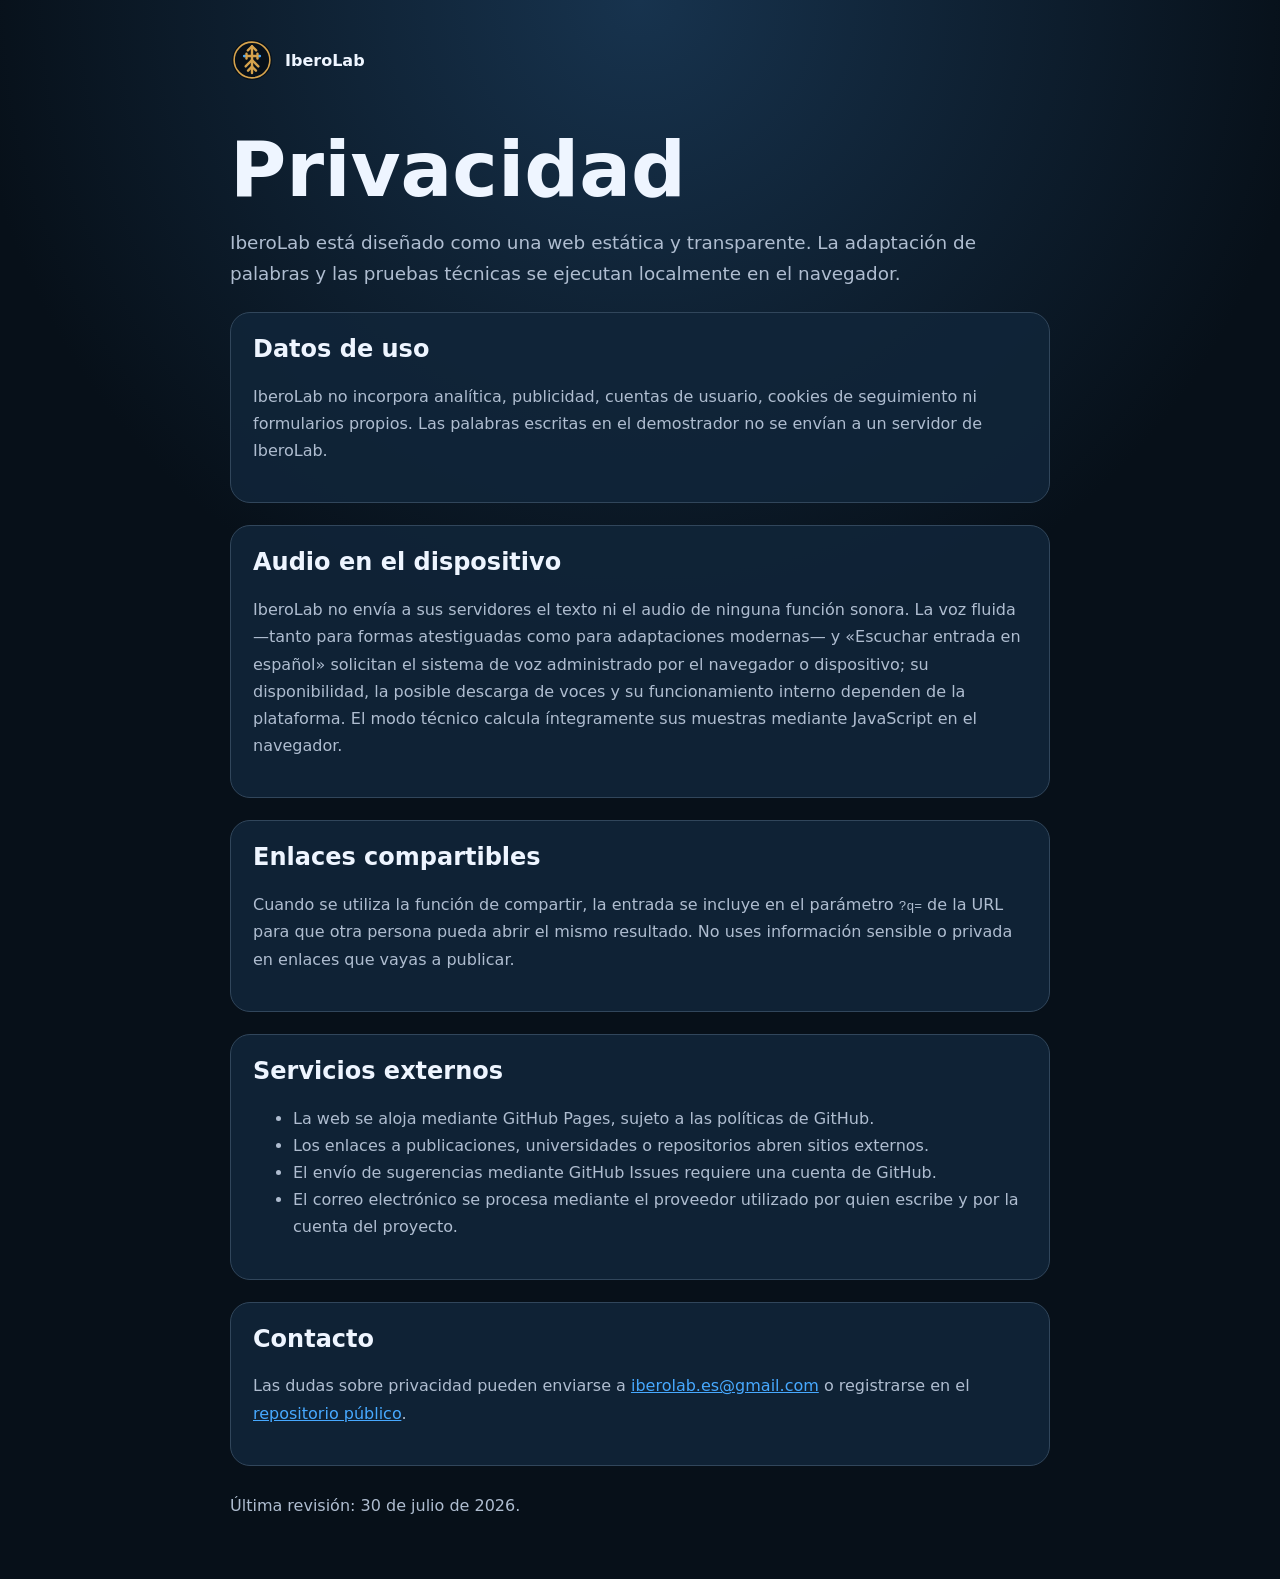
<file: docs/privacidad.html>
<!doctype html>
<html lang="es">
<head>
  <meta charset="utf-8">
  <meta name="viewport" content="width=device-width, initial-scale=1">
  <meta name="description" content="Privacidad y tratamiento de datos en IberoLab.">
  <link rel="canonical" href="https://iberolab-es.github.io/IberoLab/privacidad.html">
  <link rel="icon" href="assets/brand/iberolab-mark.svg" type="image/svg+xml">
  <title>IberoLab · Privacidad</title>
  <link rel="stylesheet" href="public-site.css"><style>
    :root{color-scheme:dark;--bg:#071019;--panel:#10253a;--text:#eef5ff;--muted:#afbdd0;--line:#31465b;--accent:#47a9ff;font-family:Inter,ui-sans-serif,system-ui,-apple-system,BlinkMacSystemFont,"Segoe UI",sans-serif}*{box-sizing:border-box}body{margin:0;background:radial-gradient(circle at top,#17334e 0,var(--bg) 42rem);color:var(--text)}main{width:min(820px,calc(100% - 28px));margin:0 auto;padding:38px 0 64px}.brand{display:flex;align-items:center;gap:11px;color:var(--text);text-decoration:none;font-weight:900}.brand img{width:44px;height:44px}h1{font-size:clamp(2.4rem,7vw,4.8rem);line-height:1;margin:50px 0 16px}.lead{color:var(--muted);font-size:1.15rem;line-height:1.7}.card{margin-top:22px;border:1px solid var(--line);border-radius:20px;background:rgba(16,37,58,.88);padding:22px}.card h2{margin-top:0}.card p,.card li{color:var(--muted);line-height:1.7}.card a{color:var(--accent)}footer{margin-top:30px;color:var(--muted)}
  </style>
</head>
<body><a class="skip-link" href="#contenido">Saltar al contenido</a><main id="contenido" tabindex="-1">
  <a class="brand" href="./"><img src="assets/brand/iberolab-mark.svg" alt="Símbolo de IberoLab">IberoLab</a>
  <h1>Privacidad</h1>
  <p class="lead">IberoLab está diseñado como una web estática y transparente. La adaptación de palabras y las pruebas técnicas se ejecutan localmente en el navegador.</p>
  <section class="card"><h2>Datos de uso</h2><p>IberoLab no incorpora analítica, publicidad, cuentas de usuario, cookies de seguimiento ni formularios propios. Las palabras escritas en el demostrador no se envían a un servidor de IberoLab.</p></section>
  <section class="card"><h2>Audio en el dispositivo</h2><p>IberoLab no envía a sus servidores el texto ni el audio de ninguna función sonora. La voz fluida —tanto para formas atestiguadas como para adaptaciones modernas— y «Escuchar entrada en español» solicitan el sistema de voz administrado por el navegador o dispositivo; su disponibilidad, la posible descarga de voces y su funcionamiento interno dependen de la plataforma. El modo técnico calcula íntegramente sus muestras mediante JavaScript en el navegador.</p></section>
  <section class="card"><h2>Enlaces compartibles</h2><p>Cuando se utiliza la función de compartir, la entrada se incluye en el parámetro <code>?q=</code> de la URL para que otra persona pueda abrir el mismo resultado. No uses información sensible o privada en enlaces que vayas a publicar.</p></section>
  <section class="card"><h2>Servicios externos</h2><ul><li>La web se aloja mediante GitHub Pages, sujeto a las políticas de GitHub.</li><li>Los enlaces a publicaciones, universidades o repositorios abren sitios externos.</li><li>El envío de sugerencias mediante GitHub Issues requiere una cuenta de GitHub.</li><li>El correo electrónico se procesa mediante el proveedor utilizado por quien escribe y por la cuenta del proyecto.</li></ul></section>
  <section class="card"><h2>Contacto</h2><p>Las dudas sobre privacidad pueden enviarse a <a href="mailto:iberolab.es@gmail.com">iberolab.es@gmail.com</a> o registrarse en el <a href="https://github.com/iberolab-es/IberoLab/issues/new/choose">repositorio público</a>.</p></section>
  <footer>Última revisión: 30 de julio de 2026.</footer>
</main></body></html>
</file>
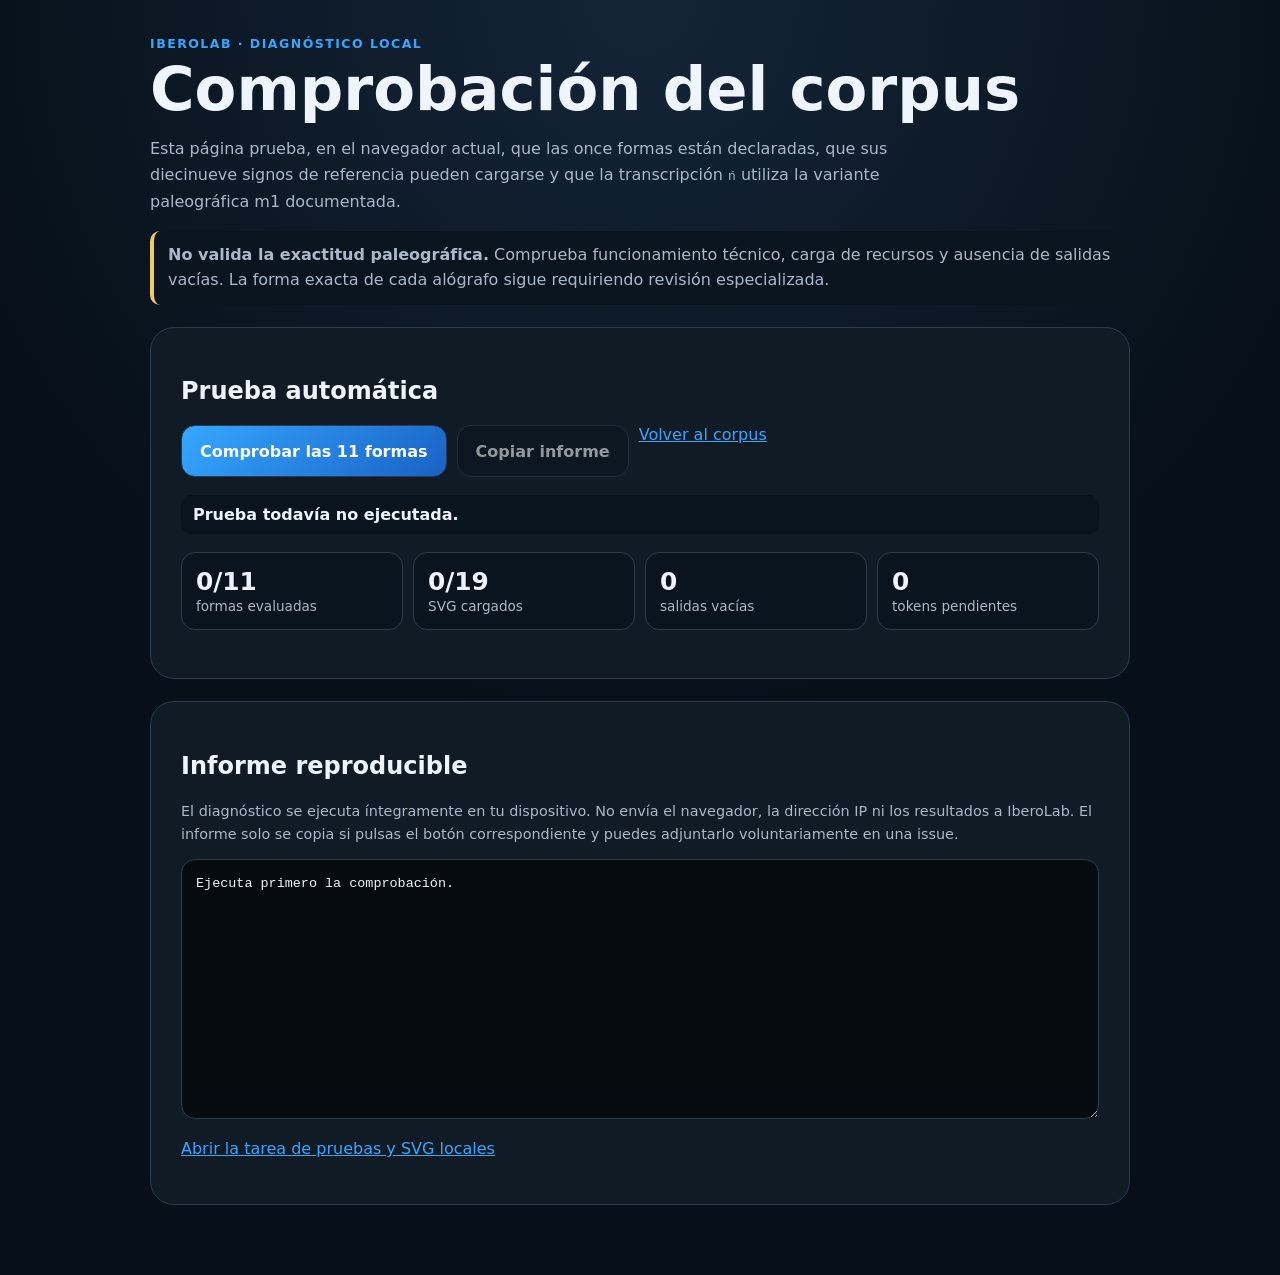
<file: docs/test.html>
<!doctype html>
<html lang="es">
<head>
  <meta charset="utf-8">
  <meta name="viewport" content="width=device-width, initial-scale=1, viewport-fit=cover">
  <meta name="color-scheme" content="dark">
  <meta name="robots" content="noindex">
  <title>IberoLab — Diagnóstico del renderizador</title>
  <style>
    :root {
      color-scheme: dark;
      --bg:#071019; --panel:#101b26; --panel2:#0a141e; --line:#2b3c4f;
      --text:#eef5ff; --muted:#a9b8ca; --accent:#35a7ff; --ok:#59d39b;
      --warn:#f4c86a; --error:#ff7b7b;
      font-family:Inter,ui-sans-serif,system-ui,-apple-system,BlinkMacSystemFont,"Segoe UI",sans-serif;
    }
    *{box-sizing:border-box}
    body{margin:0;min-height:100vh;background:radial-gradient(circle at top,#142538 0,var(--bg) 45rem);color:var(--text)}
    main{width:min(980px,calc(100% - 28px));margin:0 auto;padding:36px 0 70px}
    a{color:var(--accent)}
    .eyebrow{color:var(--accent);font-weight:800;letter-spacing:.12em;text-transform:uppercase;font-size:.78rem}
    h1{font-size:clamp(2rem,7vw,3.8rem);line-height:1;margin:8px 0 14px}
    .lead{color:var(--muted);line-height:1.65;max-width:760px}
    .panel{margin-top:22px;border:1px solid var(--line);background:var(--panel);border-radius:24px;padding:clamp(18px,4vw,30px)}
    .notice{border-left:4px solid var(--warn);padding:12px 14px;background:var(--panel2);color:var(--muted);line-height:1.55;border-radius:10px}
    button{min-height:52px;border:1px solid var(--line);border-radius:14px;padding:0 18px;font:inherit;font-weight:800;color:white;background:linear-gradient(135deg,var(--accent),#1962c4);cursor:pointer}
    button.secondary{background:var(--panel2)}
    button:disabled{opacity:.55;cursor:wait}
    .actions{display:flex;flex-wrap:wrap;gap:10px;margin:18px 0}
    .summary{display:grid;grid-template-columns:repeat(4,minmax(0,1fr));gap:10px;margin:18px 0}
    .metric{border:1px solid var(--line);border-radius:14px;background:var(--panel2);padding:14px}
    .metric strong{display:block;font-size:1.55rem}
    .metric span{color:var(--muted);font-size:.85rem}
    .status{font-weight:800;padding:10px 12px;border-radius:10px;background:var(--panel2)}
    .status.ok{color:var(--ok)} .status.warn{color:var(--warn)} .status.error{color:var(--error)}
    .results{display:grid;gap:10px;margin-top:16px}
    .row{border:1px solid var(--line);border-radius:14px;background:var(--panel2);padding:13px 14px;display:grid;grid-template-columns:minmax(120px,1fr) 2fr auto;gap:12px;align-items:center}
    .row code{color:var(--text);overflow-wrap:anywhere}.row .tokens{color:var(--muted)}
    .pill{border-radius:999px;padding:5px 9px;font-size:.78rem;font-weight:850;white-space:nowrap}
    .pill.ok{color:var(--ok);border:1px solid var(--ok)} .pill.warn{color:var(--warn);border:1px solid var(--warn)} .pill.error{color:var(--error);border:1px solid var(--error)}
    textarea{width:100%;min-height:260px;background:#050b11;color:var(--text);border:1px solid var(--line);border-radius:14px;padding:14px;font:500 .84rem/1.5 ui-monospace,SFMono-Regular,Menlo,Consolas,monospace;resize:vertical}
    .privacy{color:var(--muted);font-size:.9rem;line-height:1.55}
    @media(max-width:700px){.summary{grid-template-columns:repeat(2,minmax(0,1fr))}.row{grid-template-columns:1fr}.pill{justify-self:start}.actions button{width:100%}}
  </style>
</head>
<body>
<main>
  <div class="eyebrow">IberoLab · diagnóstico local</div>
  <h1>Comprobación del corpus</h1>
  <p class="lead">Esta página prueba, en el navegador actual, que las once formas están declaradas, que sus diecinueve signos de referencia pueden cargarse y que la transcripción <code>ń</code> utiliza la variante paleográfica m1 documentada.</p>

  <div class="notice"><strong>No valida la exactitud paleográfica.</strong> Comprueba funcionamiento técnico, carga de recursos y ausencia de salidas vacías. La forma exacta de cada alógrafo sigue requiriendo revisión especializada.</div>

  <section class="panel">
    <h2>Prueba automática</h2>
    <div class="actions">
      <button id="runButton" type="button">Comprobar las 11 formas</button>
      <button id="copyButton" class="secondary" type="button" disabled>Copiar informe</button>
      <a href="./">Volver al corpus</a>
    </div>
    <div id="globalStatus" class="status">Prueba todavía no ejecutada.</div>
    <div class="summary">
      <div class="metric"><strong id="formsMetric">0/11</strong><span>formas evaluadas</span></div>
      <div class="metric"><strong id="signsMetric">0/19</strong><span>SVG cargados</span></div>
      <div class="metric"><strong id="emptyMetric">0</strong><span>salidas vacías</span></div>
      <div class="metric"><strong id="pendingMetric">0</strong><span>tokens pendientes</span></div>
    </div>
    <div id="results" class="results" aria-live="polite"></div>
  </section>

  <section class="panel">
    <h2>Informe reproducible</h2>
    <p class="privacy">El diagnóstico se ejecuta íntegramente en tu dispositivo. No envía el navegador, la dirección IP ni los resultados a IberoLab. El informe solo se copia si pulsas el botón correspondiente y puedes adjuntarlo voluntariamente en una issue.</p>
    <textarea id="report" readonly aria-label="Informe técnico de la prueba">Ejecuta primero la comprobación.</textarea>
    <p><a href="https://github.com/iberolab-es/IberoLab/issues/6" target="_blank" rel="noopener noreferrer">Abrir la tarea de pruebas y SVG locales</a></p>
  </section>
</main>

<script>
(() => {
  "use strict";
  const SIGNS = {
    "a": "assets/signs/northeastern-dual/dual-01-a.svg",
    "e": "assets/signs/northeastern-dual/dual-02-e.svg",
    "i": "assets/signs/northeastern-dual/dual-03-i.svg",
    "u": "assets/signs/northeastern-dual/dual-05-u.svg",
    "gi": "assets/signs/northeastern-dual/dual-08-gi.svg",
    "ke": "assets/signs/northeastern-dual/dual-12-ke.svg",
    "ki": "assets/signs/northeastern-dual/dual-13-ki.svg",
    "ba": "assets/signs/northeastern-dual/dual-16-ba.svg",
    "da": "assets/signs/northeastern-dual/dual-21-da.svg",
    "de": "assets/signs/northeastern-dual/dual-22-de.svg",
    "di": "assets/signs/northeastern-dual/dual-23-di.svg",
    "ta": "assets/signs/northeastern-dual/dual-26-ta.svg",
    "s": "assets/signs/northeastern-dual/dual-31-s.svg",
    "ś": "assets/signs/northeastern-dual/dual-32-s2.svg",
    "r": "assets/signs/northeastern-dual/dual-33-r.svg",
    "ŕ": "assets/signs/northeastern-dual/dual-34-r2.svg",
    "l": "assets/signs/northeastern-dual/dual-35-l.svg",
    "n": "assets/signs/northeastern-dual/dual-37-n.svg",
    "ń": "assets/signs/northeastern-dual/variant-m1-nasal.svg"
  };
  const FORMS = [
    ["ildiŕda",["i","l","di","ŕ","da"]],
    ["erder",["e","r","de","r"]],
    ["undikesken",["u","n","di","ke","s","ke","n"]],
    ["ars",["a","r","s"]],
    ["ekiar",["e","ki","a","r"]],
    ["egiar",["e","gi","a","r"]],
    ["likine",["l","i","ki","n","e"]],
    ["taŕśabań",["ta","ŕ","ś","a","ba","ń"]],
    ["baisetaś",["ba","i","s","e","ta","ś"]],
    ["seltar",["s","e","l","ta","r"]],
    ["ebanen",["e","ba","n","e","n"]]
  ];
  const EXPECTED_PENDING = new Set([]);
  const runButton = document.getElementById("runButton");
  const copyButton = document.getElementById("copyButton");
  const globalStatus = document.getElementById("globalStatus");
  const results = document.getElementById("results");
  const report = document.getElementById("report");

  function imageUrl(localPath) { return localPath; }

  function loadImage(token) {
    return new Promise(resolve => {
      const image = new Image();
      const timer = setTimeout(() => resolve({token, ok:false, reason:"timeout"}), 15000);
      image.onload = () => { clearTimeout(timer); resolve({token, ok:true}); };
      image.onerror = () => { clearTimeout(timer); resolve({token, ok:false, reason:"load-error"}); };
      image.referrerPolicy = "no-referrer";
      image.src = imageUrl(SIGNS[token]);
    });
  }

  function row(form, tokens, state, detail) {
    const item = document.createElement("div");
    item.className = "row";
    const name = document.createElement("code");
    name.textContent = form;
    const sequence = document.createElement("div");
    sequence.className = "tokens";
    sequence.textContent = tokens.join(" · ");
    const pill = document.createElement("span");
    pill.className = `pill ${state}`;
    pill.textContent = detail;
    item.append(name, sequence, pill);
    return item;
  }

  async function run() {
    runButton.disabled = true;
    copyButton.disabled = true;
    results.replaceChildren();
    globalStatus.className = "status";
    globalStatus.textContent = "Comprobando recursos…";

    const tokenResults = await Promise.all(Object.keys(SIGNS).map(loadImage));
    const failed = new Set(tokenResults.filter(item => !item.ok).map(item => item.token));
    let emptyOutputs = 0;
    let evaluated = 0;
    const pendingFound = new Set();
    const formReport = [];

    for (const [form, tokens] of FORMS) {
      evaluated += 1;
      const pending = tokens.filter(token => !SIGNS[token]);
      pending.forEach(token => pendingFound.add(token));
      const failedTokens = tokens.filter(token => failed.has(token));
      const visibleCount = tokens.length - failedTokens.length;
      if (visibleCount === 0) emptyOutputs += 1;

      let state = "ok";
      let detail = "correcta";
      if (failedTokens.length) { state = "error"; detail = `fallan: ${failedTokens.join(", ")}`; }
      else if (pending.length) { state = "warn"; detail = `pendiente: ${pending.join(", ")}`; }
      results.append(row(form, tokens, state, detail));
      formReport.push({form, tokens, failedTokens, pending, visibleCount});
    }

    const unexpectedPending = [...pendingFound].filter(token => !EXPECTED_PENDING.has(token));
    const missingExpected = [...EXPECTED_PENDING].filter(token => !pendingFound.has(token));
    const passed = failed.size === 0 && emptyOutputs === 0 && unexpectedPending.length === 0 && missingExpected.length === 0;

    document.getElementById("formsMetric").textContent = `${evaluated}/${FORMS.length}`;
    document.getElementById("signsMetric").textContent = `${Object.keys(SIGNS).length - failed.size}/${Object.keys(SIGNS).length}`;
    document.getElementById("emptyMetric").textContent = String(emptyOutputs);
    document.getElementById("pendingMetric").textContent = String(pendingFound.size);

    globalStatus.className = `status ${passed ? "ok" : "error"}`;
    globalStatus.textContent = passed
      ? "Prueba técnica superada: 11 formas evaluadas, 19 SVG locales cargados, ninguna salida vacía y ń resuelto mediante la variante m1 documentada."
      : "La prueba ha detectado incidencias. Consulta las filas y copia el informe para documentarlas.";

    const payload = {
      application: "IberoLab browser self-test",
      version: "1.2.0",
      asset_mode: "local_repository",
      executed_at: new Date().toISOString(),
      page: location.href,
      user_agent: navigator.userAgent,
      language: navigator.language,
      online: navigator.onLine,
      result: passed ? "pass" : "fail",
      metrics: {
        forms_evaluated: evaluated,
        forms_total: FORMS.length,
        svg_loaded: Object.keys(SIGNS).length - failed.size,
        svg_total: Object.keys(SIGNS).length,
        failed_svg_tokens: [...failed],
        empty_outputs: emptyOutputs,
        pending_tokens: [...pendingFound],
        unexpected_pending: unexpectedPending,
        missing_expected_pending: missingExpected
      },
      forms: formReport
    };
    report.value = JSON.stringify(payload, null, 2);
    copyButton.disabled = false;
    runButton.disabled = false;
    document.documentElement.dataset.selfTest = passed ? "pass" : "fail";
  }

  async function copyReport() {
    try {
      await navigator.clipboard.writeText(report.value);
      copyButton.textContent = "Informe copiado";
    } catch {
      report.focus();
      report.select();
      document.execCommand("copy");
      copyButton.textContent = "Informe seleccionado";
    }
    setTimeout(() => { copyButton.textContent = "Copiar informe"; }, 1800);
  }

  runButton.addEventListener("click", run);
  copyButton.addEventListener("click", copyReport);
})();
</script>
</body>
</html>
</file>
<file: docs/public-site.css>
:root{--brand-gold:#d6a34d;--brand-gold-soft:#e8c985;--brand-ink:#071019;--brand-panel:#101b26;--brand-line:#2b3c4f;--brand-text:#eef5ff;--brand-muted:#a9b8ca;--brand-blue:#47a9ff}.public-nav{position:sticky;top:0;z-index:20;border-bottom:1px solid rgba(214,163,77,.28);background:rgba(7,16,25,.92);backdrop-filter:blur(18px)}.public-nav-inner{width:min(1180px,calc(100% - 28px));min-height:66px;margin:0 auto;display:flex;align-items:center;justify-content:space-between;gap:18px}.public-brand{display:inline-flex;align-items:center;gap:10px;color:var(--brand-text);text-decoration:none;font-weight:900}.public-brand img{width:40px;height:40px}.public-brand-name{font-family:Georgia,"Times New Roman",serif;font-size:1.55rem;letter-spacing:-.03em}.public-brand-name span{color:var(--brand-gold)}.public-links{display:flex;flex-wrap:wrap;align-items:center;gap:15px}.public-links a{color:var(--brand-muted);text-decoration:none;font-weight:750;font-size:.92rem}.public-links a:focus-visible,.public-links a:hover{color:var(--brand-text)}.public-links .public-cta{color:#111820;background:linear-gradient(135deg,var(--brand-gold-soft),var(--brand-gold));border-radius:12px;padding:10px 14px}.home-main{width:min(1180px,calc(100% - 28px));margin:0 auto}.home-hero{min-height:600px;display:grid;grid-template-columns:1.08fr 0.92fr;gap:clamp(30px,6vw,76px);align-items:center;padding:clamp(52px,8vw,94px) 0 54px}.hero-kicker,.section-kicker{color:var(--brand-gold-soft);text-transform:uppercase;letter-spacing:.15em;font-weight:850;font-size:.77rem}.hero-title{margin:10px 0 8px;font-family:Georgia,"Times New Roman",serif;font-size:clamp(4rem, 10vw, 7.4rem);line-height:.86;font-weight:500;letter-spacing:-.065em}.hero-title span{color:var(--brand-gold)}.hero-tagline{color:var(--brand-text);font-size:clamp(1.05rem, 2vw, 1.35rem)}.hero-copy,.section-lead{max-width:820px;color:var(--brand-muted);line-height:1.7}.hero-copy{max-width:660px;margin-top:22px;font-size:1.08rem}.cta-row{display:flex;flex-wrap:wrap;gap:12px;margin-top:26px}.cta-link{min-height:48px;display:inline-flex;align-items:center;justify-content:center;padding:0 18px;border-radius:13px;text-decoration:none;font-weight:850}.cta-link.gold{color:#111820;background:linear-gradient(135deg,var(--brand-gold-soft),var(--brand-gold))}.cta-link.outline{color:var(--brand-text);border:1px solid rgba(214,163,77,.55);background:rgba(7,16,25,.5)}.hero-visual{min-height:430px;display:flex;flex-direction:column;align-items:center;justify-content:center;gap:22px}.hero-mark{width:min(238px,54vw);filter:drop-shadow(0 28px 42px rgba(0, 0, 0, .38))}.hero-tablet{position:relative;width:min(390px,100%);border:1px solid var(--brand-line);border-radius:24px;padding:18px;background:linear-gradient(160deg,rgba(16,27,38,.98),rgba(7,16,25,.96));box-shadow:0 26px 70px rgba(0,0,0,.35)}.tablet-label{color:var(--brand-gold-soft);font-size:.75rem;font-weight:850;letter-spacing:.1em;text-transform:uppercase}.tablet-signs{display:flex;flex-wrap:wrap;gap:8px;margin-top:12px}.tablet-signs img{width:50px;height:62px;object-fit:contain;background:#f7f2e7;border-radius:10px;padding:6px}.section-block{margin:34px 0;padding:clamp(24px,5vw,44px);border:1px solid var(--brand-line);border-radius:26px;background:linear-gradient(150deg,rgba(16,27,38,.94),rgba(7,16,25,.78));box-shadow:0 22px 70px rgba(0,0,0,.18)}.section-block.gold-edge{border-color:rgba(214,163,77,.45)}.section-title{margin:7px 0 12px;font-size:clamp(1.7rem, 5vw, 3rem);line-height:1.05}.feature-grid{display:grid;grid-template-columns:repeat(4,minmax(0,1fr));gap:14px;margin-top:24px}.article-card,.feature-card{border:1px solid var(--brand-line);border-radius:18px;padding:18px;background:rgba(7,16,25,.55)}.feature-icon{width:42px;height:42px;display:grid;place-items:center;border:1px solid rgba(71,169,255,.35);border-radius:50%;color:var(--brand-blue);font-weight:900}.feature-card h3{margin:14px 0 7px;font-size:1rem}.article-card p,.feature-card p{margin:0;color:var(--brand-muted);line-height:1.58}.article-grid,.split-grid{display:grid;grid-template-columns:repeat(2,minmax(0,1fr));gap:18px;align-items:stretch}.logo-story{display:grid;grid-template-columns:180px 1fr;gap:24px;align-items:center}.logo-story img{width:100%;max-width:180px}.logo-disclaimer{margin-top:14px;color:var(--brand-gold-soft);font-size:.88rem}.video-grid{display:grid;grid-template-columns:repeat(3,minmax(0,1fr));gap:14px;margin-top:22px}.video-card{min-height:180px;display:flex;flex-direction:column;justify-content:flex-end;border:1px solid var(--brand-line);border-radius:18px;padding:18px;background:radial-gradient(circle at top right,rgba(214,163,77,.18),transparent 48%),rgba(7,16,25,.6)}.video-card span{color:var(--brand-gold-soft);font-size:.74rem;text-transform:uppercase;letter-spacing:.1em;font-weight:850}.video-card h3{margin:8px 0 5px}.video-card p{margin:0;color:var(--brand-muted);line-height:1.5;font-size:.9rem}.page-shell{width:min(1040px,calc(100% - 28px));margin:0 auto;padding:54px 0 72px}.page-hero{padding:clamp(34px,7vw,72px) 0 34px}.page-hero h1{margin:10px 0 16px;font-size:clamp(2.7rem, 8vw, 5.8rem);line-height:.92}.page-hero p{max-width:790px;color:var(--brand-muted);line-height:1.7;font-size:1.08rem}.article-grid{margin-top:18px}.article-card h2{margin:0 0 10px}.callout{border-left:4px solid var(--brand-gold);padding:17px 19px;border-radius:0 16px 16px 0;background:rgba(214,163,77,.08);color:var(--brand-muted);line-height:1.62}.public-footer{margin-top:46px;padding:28px 0;border-top:1px solid rgba(214,163,77,.28);color:var(--brand-muted);display:flex;flex-wrap:wrap;justify-content:space-between;gap:16px}.public-footer a{color:var(--brand-gold-soft)}@media (max-width:900px){.article-grid,.home-hero,.logo-story,.split-grid{grid-template-columns:1fr}.hero-visual{min-height:auto;padding-top:14px}.feature-grid{grid-template-columns:repeat(2,minmax(0,1fr))}.video-grid{grid-template-columns:1fr}.logo-story img{max-width:140px}}@media (max-width:680px){.public-nav-inner{min-height:60px}.public-links a:not(.public-cta){display:none}.public-brand-name{font-size:1.3rem}.home-hero{min-height:auto;padding-top:46px}.hero-title{font-size:clamp(3.5rem, 20vw, 5.4rem)}.hero-visual{gap:18px;padding-top:26px}.hero-mark{width:172px}.hero-tablet{width:100%;padding:16px}.tablet-signs img{width:48px;height:60px}.feature-grid{grid-template-columns:1fr}.section-block{padding:22px;border-radius:21px}}
:where(a,button,input,select,summary):focus-visible{outline:3px solid #e8c985;outline-offset:4px}
.skip-link{position:fixed;top:8px;left:8px;z-index:100;padding:14px 20px;background:#e8c985;color:#071019;border-radius:10px;transform:translateY(-200%)}
.skip-link:focus{transform:translateY(0)}
html{scroll-padding-top:100px}
#contenido:focus{outline:none}
.home-hero .hero-title{font-size:clamp(2.8rem,5.8vw,4.6rem);line-height:1.02;letter-spacing:-.045em}
.hero-boundary{color:var(--brand-gold-soft);font-size:.92rem;line-height:1.6;max-width:650px}
.section-block a:not(.cta-link):not(.sample-button),.article-card a,.source-list a{color:var(--brand-blue);text-underline-offset:3px}
.section-block p,.source-list li,.reading-steps li,.learning-details p{line-height:1.7}
.source-list,.reading-steps{padding-left:24px;color:var(--brand-muted)}
.source-list li+li,.reading-steps li+li{margin-top:14px}
.source-list li{overflow-wrap:anywhere;scroll-margin-top:100px}
.learning-details{border:1px solid var(--brand-line);border-radius:14px;padding:14px 18px;color:var(--brand-muted)}
.learning-details summary{cursor:pointer;color:var(--brand-text);font-weight:750}
.learning-details p{margin-bottom:0}
.context-index{display:flex;flex-wrap:wrap;gap:12px;padding:16px;border:1px solid var(--brand-line);border-radius:16px}
.context-index a{color:var(--brand-gold-soft);padding:6px;min-height:36px}
.public-nav-inner{flex-wrap:wrap;padding:10px 0}
@media(max-width:680px){.public-links a:not(.public-cta){display:inline-flex}.public-links{gap:12px}.public-links a{min-height:36px;align-items:center}.public-nav{position:static}.home-hero .hero-title{font-size:clamp(2.6rem,10.5vw,4rem)}.public-nav-inner{align-items:flex-start}.voice-details{margin-bottom:16px}html{scroll-padding-top:20px}}
</file>
<file: docs/corpus.css>
:root{color-scheme:dark;font-family:Inter,ui-sans-serif,system-ui,-apple-system,BlinkMacSystemFont,"Segoe UI",sans-serif;background:#071019;color:#eef5ff}
*{box-sizing:border-box}body{margin:0;background:radial-gradient(circle at top,#142538 0,#071019 48rem)}
a{color:var(--brand-blue);text-underline-offset:3px}.page-hero h1{font-size:clamp(2.4rem,7vw,4.8rem);line-height:1.05}
.catalogue-scope{border-left:4px solid var(--brand-gold);background:#102131;padding:20px;border-radius:0 18px 18px 0;line-height:1.65}
.catalogue-scope h2{margin-top:0}.catalogue-scope p{color:var(--brand-muted)}.catalogue-scope strong{color:var(--brand-text)}
.catalogue-index{display:flex;flex-wrap:wrap;gap:10px;margin:24px 0}.catalogue-index a{padding:9px 12px;border:1px solid var(--brand-line);border-radius:12px;min-height:44px}
.catalogue-tools{display:grid;grid-template-columns:1.2fr 1fr auto;gap:14px;align-items:end;background:#101b26;border:1px solid var(--brand-line);padding:18px;border-radius:18px}
.catalogue-tools label{display:block;margin-bottom:8px;font-weight:750}.catalogue-tools input,.catalogue-tools select,.catalogue-tools button{font:inherit;min-height:48px;border:1px solid var(--brand-line);border-radius:10px;background:#071019;color:var(--brand-text);padding:10px;width:100%;min-width:0}.catalogue-tools button{cursor:pointer;color:#071019;background:var(--brand-gold-soft);font-weight:800}
[hidden]{display:none!important}#catalogueStatus{color:var(--brand-muted);padding:8px 0}#catalogueEmpty{padding:20px;border:1px solid var(--brand-gold);border-radius:14px}
.catalogue-grid{display:grid;grid-template-columns:repeat(2,minmax(0,1fr));gap:20px}.catalogue-card{border:1px solid var(--brand-line);border-radius:20px;padding:24px;background:#101b26;overflow-wrap:anywhere;scroll-margin-top:180px}.catalogue-card:target{border:2px solid var(--brand-gold);padding:23px}
.catalogue-card header{margin-bottom:20px}.catalogue-card h2{font-size:2rem;margin:8px 0}.catalogue-kind{color:var(--brand-gold-soft);font-size:.8rem;line-height:1.5}.catalogue-id{color:var(--brand-muted);font-size:.82rem;line-height:1.6}.catalogue-reading{font-size:1.35rem;letter-spacing:.04em}
.catalogue-card dl,.segmentation-legend{margin:0}.catalogue-card dt,.segmentation-legend dt{font-weight:800;margin-top:20px}.catalogue-card dd,.segmentation-legend dd{margin:6px 0 0;color:var(--brand-muted);line-height:1.65}.catalogue-card small{display:block;font-size:.85rem;margin-top:6px}.catalogue-card code{color:var(--brand-text)}
.catalogue-card details{border-top:1px solid var(--brand-line);padding-top:15px;margin-top:20px;line-height:1.65;color:var(--brand-muted)}.catalogue-card summary{color:var(--brand-text);cursor:pointer;font-weight:750}.catalogue-card h3{font-size:1rem;margin-top:24px}.catalogue-sources{padding-left:20px;line-height:1.6}.catalogue-sources li+li{margin-top:12px}.catalogue-actions{line-height:1.7;font-size:.9rem}
#criterios p,#criterios li{line-height:1.7;color:var(--brand-muted)}
@media(max-width:760px){.catalogue-grid,.catalogue-tools{grid-template-columns:1fr}.catalogue-card{padding:20px}.catalogue-card:target{padding:19px}.page-shell{padding-top:18px}.catalogue-tools button{width:auto;justify-self:start}}

@media(max-width:680px){.catalogue-card{scroll-margin-top:20px}}
</file>
